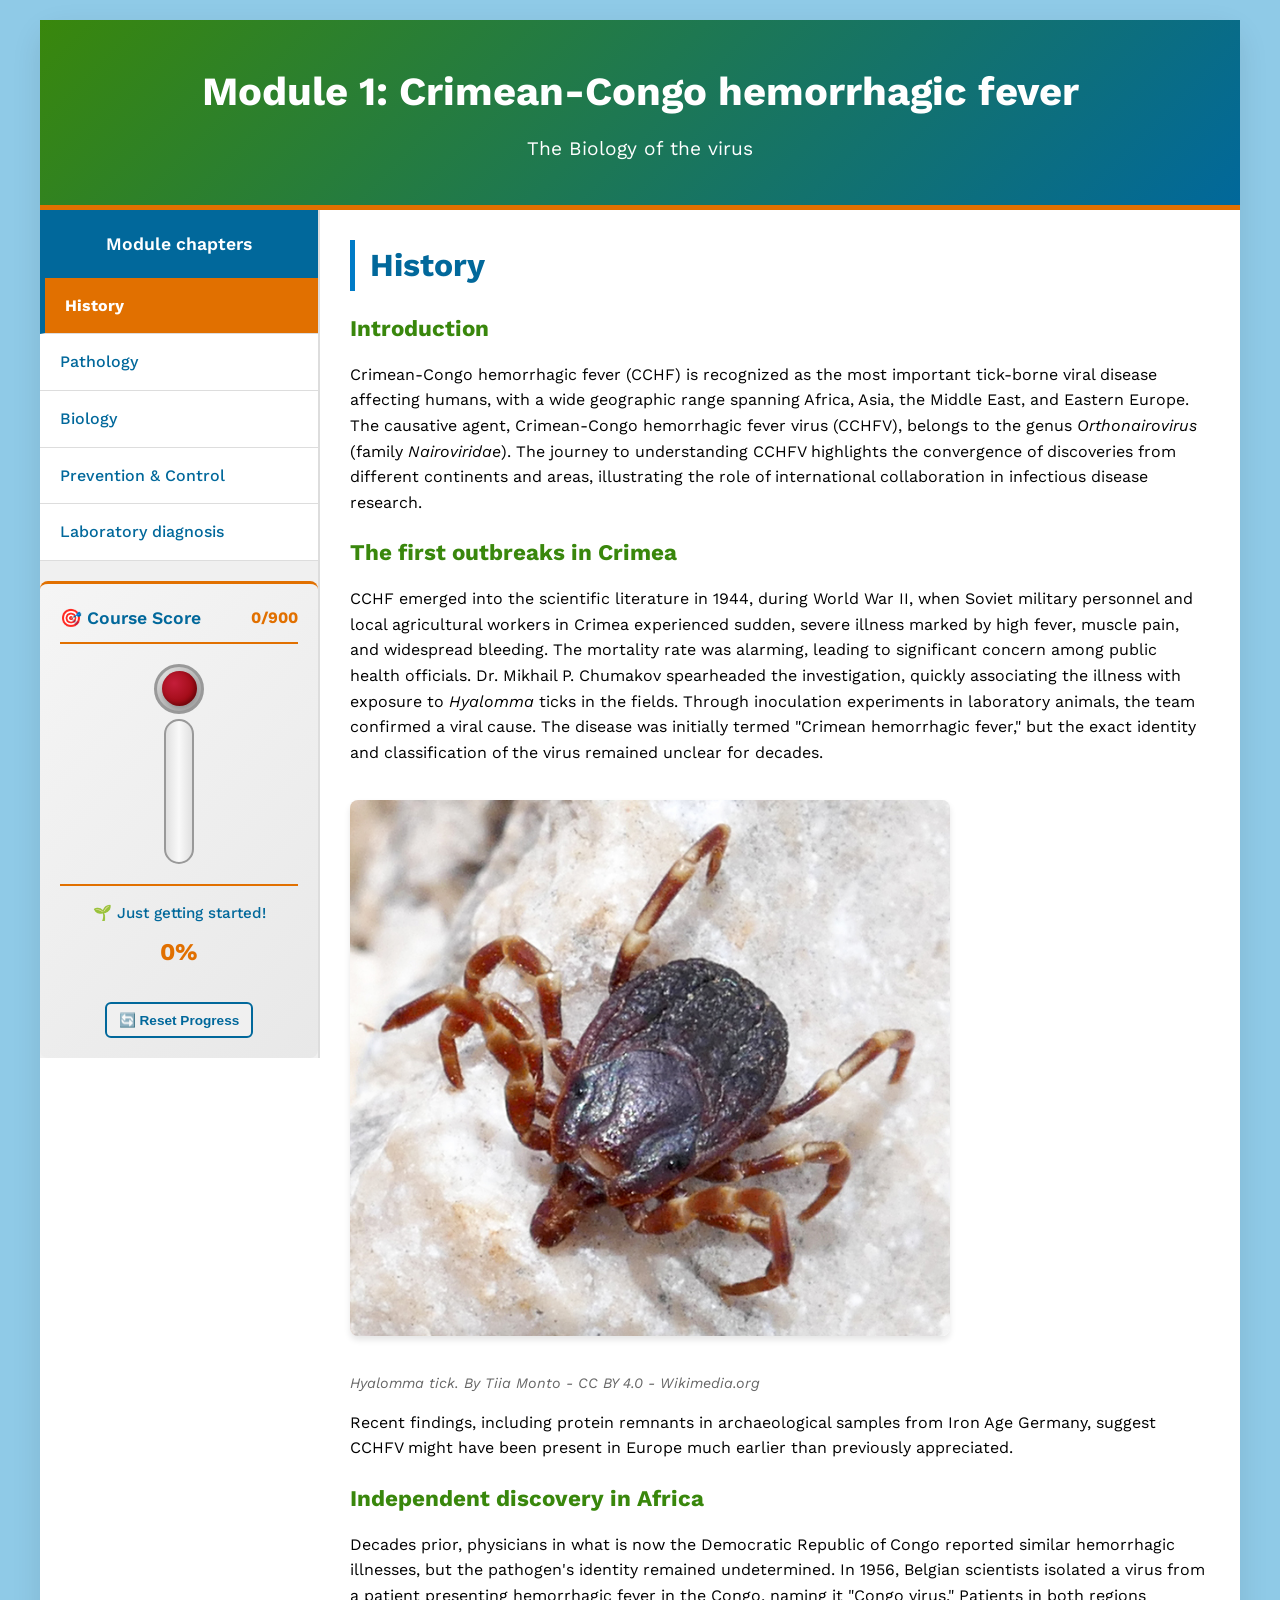
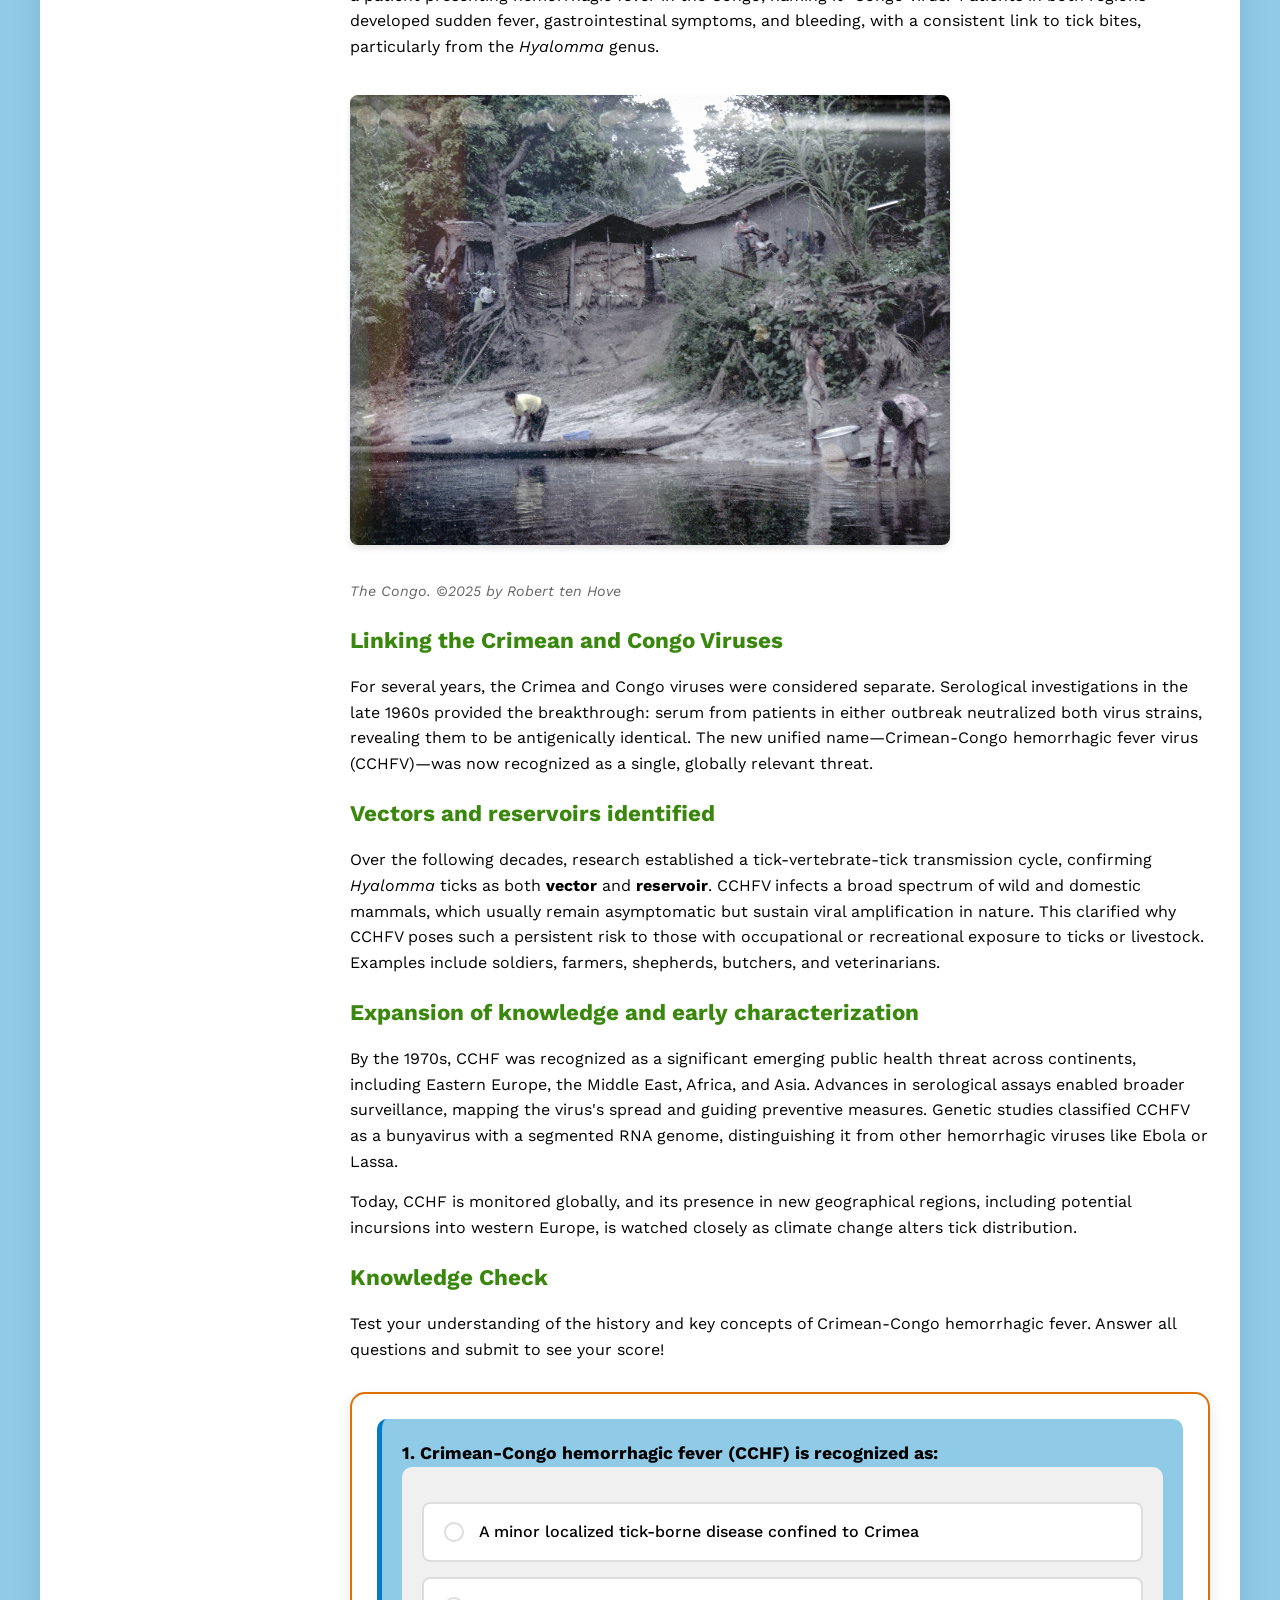
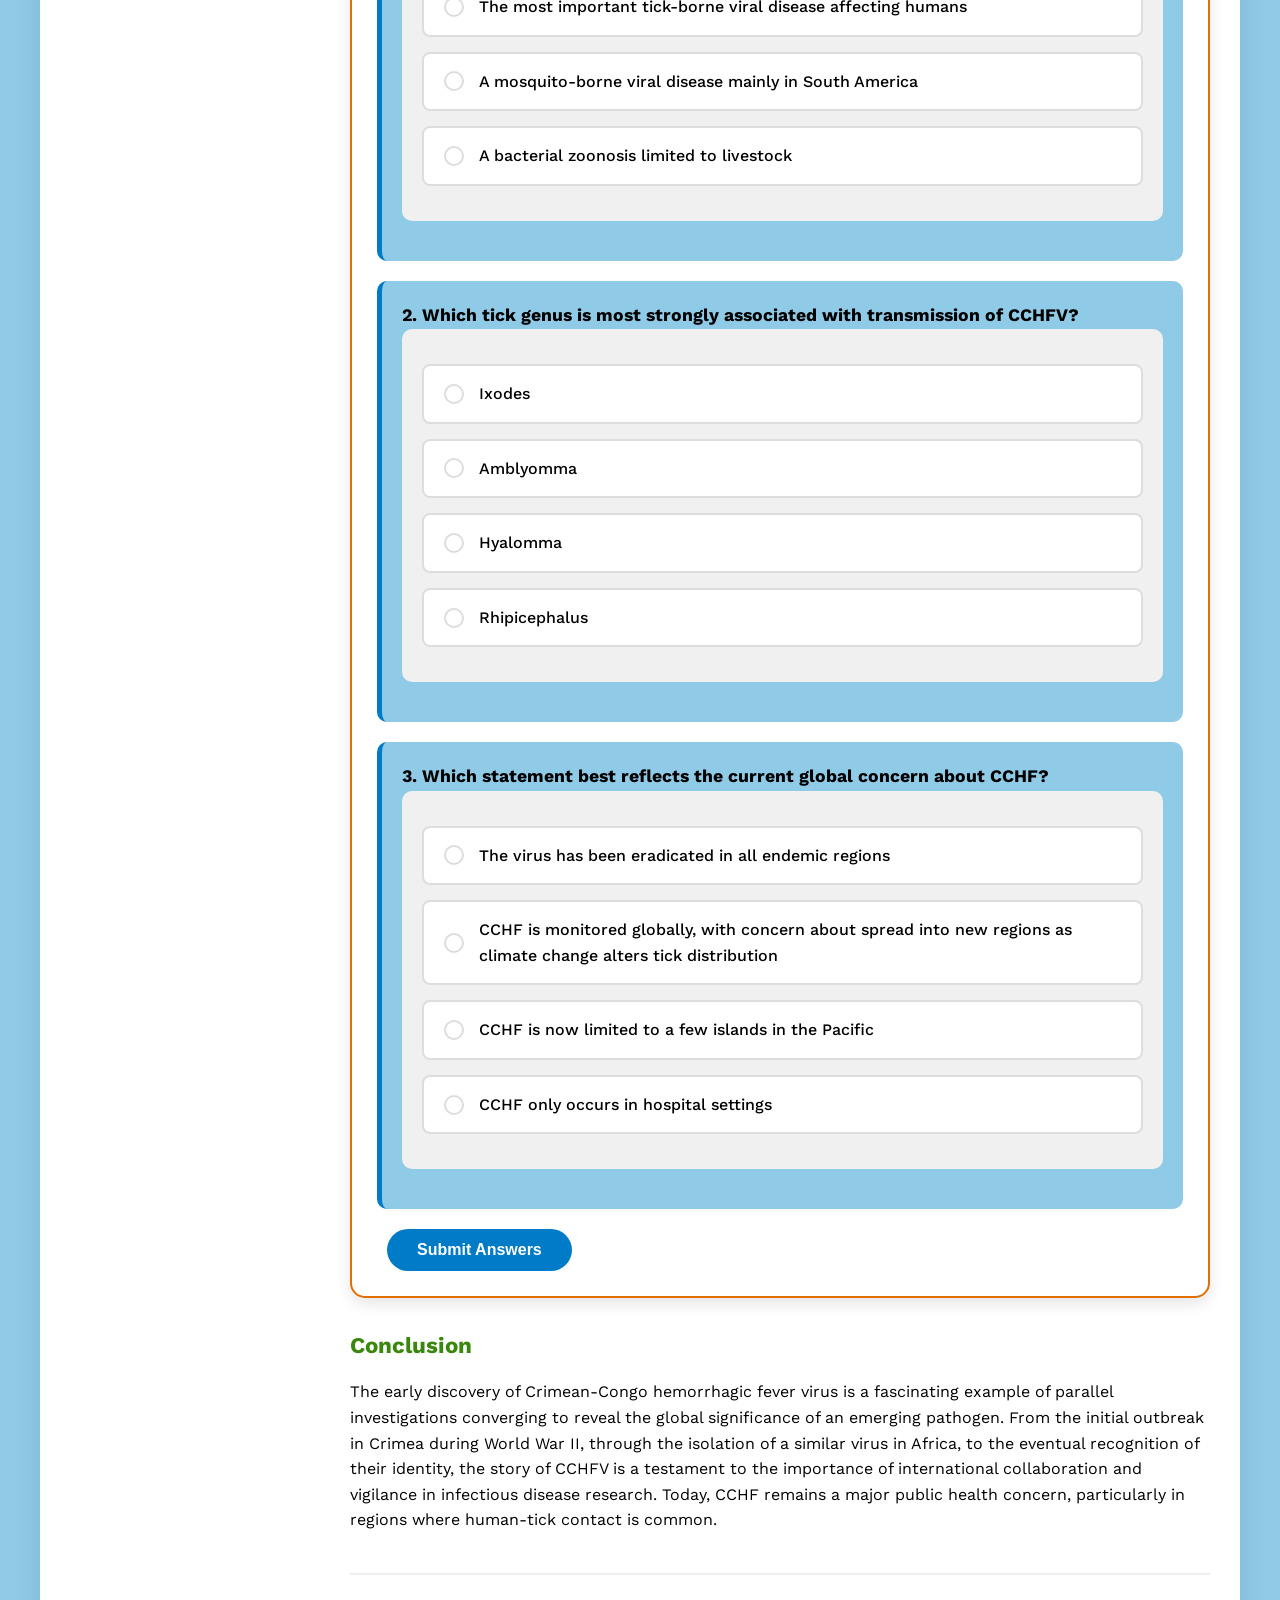
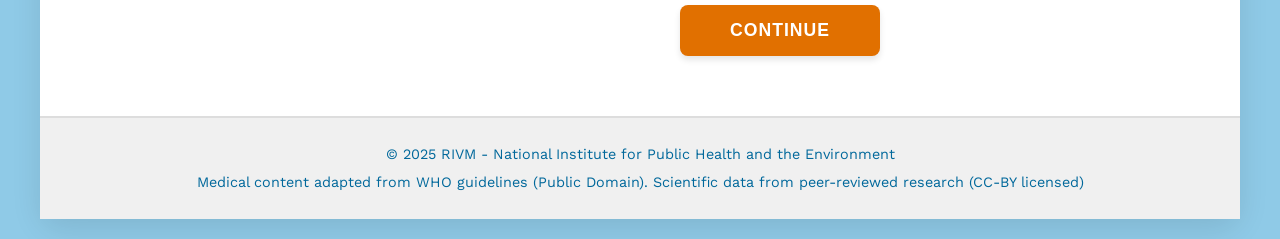
<file: index.html>
<!DOCTYPE html>
<html lang="en">
<head>
    <meta charset="UTF-8">
    <meta name="viewport" content="width=device-width, initial-scale=1.0">
    <title>Module 1: Crimean-Congo hemorrhagic fever</title>
    
    <!-- Fonts -->
    <link rel="preconnect" href="https://fonts.googleapis.com">
    <link rel="preconnect" href="https://fonts.gstatic.com" crossorigin>
    <link href="https://fonts.googleapis.com/css2?family=Work+Sans:wght@300;400;500;600;700&display=swap" rel="stylesheet">
    
    <!-- Stylesheets -->
    <link rel="stylesheet" href="style.css">
    
    <!-- IMPORTANT: Load enhanced SCORM wrapper FIRST, before any other scripts -->
    <script src="scorm-wrapper.js"></script>
    
    <style>
        /* Override sidebar and content area scrolling to scroll together */
        .main-layout {
            display: flex;
            flex: 1;
            min-height: auto; /* Changed from 600px to auto */
        }

        .sidebar {
            width: 280px;
            background-color: var(--rh-light-gray);
            border-right: 2px solid #ddd;
            padding: 0;
            overflow-y: visible; /* Changed from auto to visible */
            position: sticky;
            top: 0;
            height: fit-content;
        }

        .content-area {
            flex: 1;
            padding: 30px;
            overflow-y: visible; /* Changed from auto to visible */
            background-color: var(--rh-white);
        }

        /* Make sure the course container allows natural scrolling */
        .course-container {
            background-color: var(--rh-white);
            border-radius: 20px;
            box-shadow: 0 10px 30px rgba(0, 0, 0, 0.1);
            max-width: 1200px;
            width: 100%;
            overflow: visible; /* Changed from hidden to visible */
            display: flex;
            flex-direction: column;
        }

        /* Ensure body allows natural scrolling */
        body {
            font-family: 'Work Sans', sans-serif;
            background-color: var(--rh-light-blue);
            color: var(--rh-black);
            line-height: 1.6;
            padding: 20px;
            display: flex;
            justify-content: center;
            min-height: 100vh; /* Ensure full viewport height */
        }

        /* SCORM Status Indicator */
        .scorm-status {
            position: fixed;
            top: 10px;
            right: 10px;
            background: rgba(0,0,0,0.8);
            color: white;
            padding: 8px 12px;
            border-radius: 20px;
            font-size: 0.8em;
            z-index: 10000;
            display: none;
        }

        .scorm-status.connected {
            background: rgba(57, 135, 12, 0.9);
            display: block;
        }

        .scorm-status.error {
            background: rgba(231, 76, 60, 0.9);
            display: block;
        }

        /* Mobile responsive adjustments */
        @media (max-width: 768px) {
            .main-layout {
                flex-direction: column;
            }
            
            .sidebar {
                width: 100%;
                order: 2;
                max-height: none; /* Remove height restriction */
                border-right: none;
                border-top: 2px solid #ddd;
                position: static; /* Remove sticky on mobile */
            }
            
            .content-area {
                order: 1;
                padding: 20px;
            }

            .scorm-status {
                position: relative;
                top: auto;
                right: auto;
                margin: 10px;
            }
        }

        /* Organ-specific pathology diagram styles */
        .organ-diagram-wrapper {
            position: relative;
            margin: 20px 0;
        }

        .organ-diagram-container {
            position: relative;
            display: inline-block;
            width: 100%;
        }

        .organ-base-image {
            width: 100%;
            height: auto;
            display: block;
            border-radius: 8px;
            box-shadow: 0 4px 6px rgba(0,0,0,0.1);
        }

        .organ-point {
            position: absolute;
            width: 30px;
            height: 30px;
            background: rgba(57, 135, 12, 0.8);
            border: 3px solid white;
            border-radius: 50%;
            display: flex;
            align-items: center;
            justify-content: center;
            cursor: pointer;
            transition: transform 0.3s, box-shadow 0.3s;
            z-index: 10;
            box-shadow: 0 2px 8px rgba(0,0,0,0.3);
            transform: translate(-50%, -50%);
        }

        .organ-point:hover {
            transform: translate(-50%, -50%) scale(1.2);
            box-shadow: 0 4px 12px rgba(0,0,0,0.4);
        }

        .point-indicator {
            width: 12px;
            height: 12px;
            background: white;
            border-radius: 50%;
            animation: pulse 2s infinite;
        }

        @keyframes pulse {
            0%, 100% {
                opacity: 1;
            }
            50% {
                opacity: 0.5;
            }
        }

        .organ-info-panels {
            display: none; /* Hidden - not used in tooltip version */
        }

        .organ-info {
            display: none;
            position: absolute;
            background: white;
            border: 2px solid var(--rh-green);
            border-radius: 10px;
            padding: 20px 40px 20px 20px;
            box-shadow: 0 8px 24px rgba(0,0,0,0.2);
            z-index: 1000;
            min-width: 280px;
            max-width: 400px;
            animation: fadeIn 0.3s ease;
        }

        .organ-info.visible {
            display: block;
        }

        @keyframes fadeIn {
            from {
                opacity: 0;
                transform: translateY(-10px);
            }
            to {
                opacity: 1;
                transform: translateY(0);
            }
        }

        .organ-info-header {
            font-weight: 600;
            font-size: 1.2em;
            margin-bottom: 10px;
            color: var(--rh-green);
        }

        .organ-info-content {
            font-size: 0.95em;
            color: #555;
            line-height: 1.6;
        }

        .close-info {
            background: var(--rh-green);
            border: none;
            font-size: 1.2em;
            color: white;
            cursor: pointer;
            position: absolute;
            top: 10px;
            right: 10px;
            width: 25px;
            height: 25px;
            border-radius: 50%;
            display: flex;
            align-items: center;
            justify-content: center;
            line-height: 1;
            transition: background-color 0.3s;
            padding: 0;
        }

        .close-info:hover {
            background-color: var(--rh-orange);
        }

        /* Responsive adjustments for tooltips */
        @media (max-width: 768px) {
            .organ-info {
                position: fixed;
                top: 50%;
                left: 50%;
                transform: translate(-50%, -50%);
                max-width: 90%;
                z-index: 10000;
            }
            
            .organ-info.visible::before {
                content: '';
                position: fixed;
                top: 0;
                left: 0;
                right: 0;
                bottom: 0;
                background: rgba(0,0,0,0.5);
                z-index: -1;
            }
        }

        /* Ensure proper list styling in content area only */
        .content-area ol {
            list-style-type: decimal;
            padding-left: 40px;
            margin: 15px 0;
        }

        .content-area ol li {
            list-style: none;
            margin-bottom: 10px;
            counter-increment: list-counter;
        }

        .content-area ol {
            counter-reset: list-counter;
        }

        .content-area ol li::before {
            content: counter(list-counter) ". ";
            font-weight: 600;
            margin-right: 8px;
        }

        .content-area ul {
            list-style-type: disc;
            padding-left: 40px;
            margin: 15px 0;
        }

        .content-area ul li {
            list-style: none;
            margin-bottom: 8px;
            position: relative;
        }

        .content-area ul li::before {
            content: "•";
            position: absolute;
            left: -20px;
            font-weight: bold;
        }

        /* Override any styles from external stylesheet for chapter list */
        .chapter-list,
        .chapter-list li {
            list-style: none !important;
        }

        /* Ensure intermezzo box lists have proper styling */
        .intermezzo-box ul li {
            list-style: none;
            position: relative;
            padding-left: 0;
        }

        .intermezzo-box ul li::before {
            content: "•";
            position: absolute;
            left: -20px;
            font-weight: bold;
        }

        /* Lab stage button styling */
        .lab-stage-btn {
            background: linear-gradient(135deg, #2c7a8f 0%, #1a5d6f 100%);
            color: #ffffff;
            text-shadow: 0 1px 2px rgba(0, 0, 0, 0.3);
            box-shadow: 0 4px 6px rgba(0, 0, 0, 0.1);
            transform: translateY(0);
        }

        .lab-stage-btn:hover {
            background: linear-gradient(135deg, #1a5d6f 0%, #2c7a8f 100%);
            color: #ffffff;
            box-shadow: 0 6px 12px rgba(0, 0, 0, 0.2);
            transform: translateY(-2px);
        }

        .lab-stage-btn:active {
            transform: translateY(0);
            box-shadow: 0 2px 4px rgba(0, 0, 0, 0.1);
        }

        .lab-stage-btn.correct {
            background: linear-gradient(135deg, #28a745 0%, #218838 100%) !important;
            color: #ffffff !important;
            border: 2px solid #1e7e34 !important;
        }

        .lab-stage-btn.incorrect {
            background: linear-gradient(135deg, #dc3545 0%, #c82333 100%) !important;
            color: #ffffff !important;
            border: 2px solid #bd2130 !important;
        }

        .lab-stage-btn.correct:hover,
        .lab-stage-btn.incorrect:hover {
            transform: translateY(0);
        }
    </style>
</head>


<body>
    <!-- SCORM Status Indicator -->
    <div class="scorm-status" id="scormStatus">
        <span id="scormStatusText">🔗 SCORM: Connecting...</span>
    </div>

    <div class="course-container">
        <!-- Header -->
        <header class="header">
            <h1>Module 1: Crimean-Congo hemorrhagic fever</h1>
            <p>The Biology of the virus</p>
        </header>

        <!-- Main Layout with Sidebar and Content -->
        <div class="main-layout">
            <!-- Left Sidebar Navigation -->
            <nav class="sidebar">
                <div class="sidebar-header">Module chapters</div>
                <ul class="chapter-list">
                    <li class="chapter-item active" data-tab="history">History</li>
                    <li class="chapter-item" data-tab="pathology">Pathology</li>
                    <li class="chapter-item" data-tab="biology">Biology</li>
                    <li class="chapter-item" data-tab="prevention-control">Prevention & Control</li>
                    <li class="chapter-item" data-tab="laboratory-diagnosis">Laboratory diagnosis</li>
                
                </ul>
<!-- Score Thermometer -->
<div class="score-thermometer">
    <div class="thermometer-header">
        <span class="thermometer-title">🎯 Course Score</span>
        <div class="thermometer-temp">
            <span class="current-score">0</span>/<span class="max-score">900</span>
        </div>
    </div>
    
    <div class="thermometer-container">
        <div class="thermometer">
            <div class="thermometer-bulb">
                <div class="mercury-bulb" id="mercuryBulb"></div>
            </div>
            <div class="thermometer-tube">
                <div class="mercury-fill" id="mercuryFill"></div>
                <div class="thermometer-marks">
                    <div class="mark" data-temp="100%">900</div>
                    <div class="mark" data-temp="75%">675</div>
                    <div class="mark" data-temp="50%">450</div>
                    <div class="mark" data-temp="25%">225</div>
                    <div class="mark" data-temp="0%">0</div>
                </div>
            </div>
        </div>
    </div>
    
    <div class="thermometer-status">
        <div class="status-message" id="statusMessage">🌱 Just getting started!</div>
        <div class="percentage-display" id="percentageDisplay">0%</div>
    </div>
    <!-- Add this right after the closing </div> of the .score-thermometer section -->
<div class="score-reset-section">
    <button class="reset-score-btn" id="resetScoreBtn" title="Reset all progress and scores to zero">
        🔄 Reset Progress
    </button>
</div>
</div>
            </nav>
            

            <!-- Main Content Area -->
            <main class="content-area">
                <!-- History Section -->
                <div id="history" class="content-section active">
                    <h2>History</h2>
                    
                    <h3>Introduction</h3>
                    <p>Crimean-Congo hemorrhagic fever (CCHF) is recognized as the most important tick-borne viral disease affecting humans, with a wide geographic range spanning Africa, Asia, the Middle East, and Eastern Europe. The causative agent, Crimean-Congo hemorrhagic fever virus (CCHFV), belongs to the genus <em>Orthonairovirus</em> (family <em>Nairoviridae</em>). The journey to understanding CCHFV highlights the convergence of discoveries from different continents and areas, illustrating the role of international collaboration in infectious disease research.</p>

                    <h3>The first outbreaks in Crimea</h3>
                    <p>CCHF emerged into the scientific literature in 1944, during World War II, when Soviet military personnel and local agricultural workers in Crimea experienced sudden, severe illness marked by high fever, muscle pain, and widespread bleeding. The mortality rate was alarming, leading to significant concern among public health officials. Dr. Mikhail P. Chumakov spearheaded the investigation, quickly associating the illness with exposure to <em>Hyalomma</em> ticks in the fields. Through inoculation experiments in laboratory animals, the team confirmed a viral cause. The disease was initially termed "Crimean hemorrhagic fever," but the exact identity and classification of the virus remained unclear for decades.</p>
                    
                    <div class="image-container">
                        <img src="images/pic_1_Hyalomma.jpg" alt="Hyalomma tick" style="max-width: 600px; width: 100%; height: auto; border-radius: 8px; box-shadow: 0 4px 6px rgba(0,0,0,0.1);">
                        <p class="image-caption" style="font-style: italic; color: #666; margin-top: 8px; font-size: 0.9em;">Hyalomma tick. By Tiia Monto - CC BY 4.0 - Wikimedia.org</p>
                    </div>
                    
                    <p>Recent findings, including protein remnants in archaeological samples from Iron Age Germany, suggest CCHFV might have been present in Europe much earlier than previously appreciated.</p>

                    <h3>Independent discovery in Africa</h3>
                    <p>Decades prior, physicians in what is now the Democratic Republic of Congo reported similar hemorrhagic illnesses, but the pathogen's identity remained undetermined. In 1956, Belgian scientists isolated a virus from a patient presenting hemorrhagic fever in the Congo, naming it "Congo virus." Patients in both regions developed sudden fever, gastrointestinal symptoms, and bleeding, with a consistent link to tick bites, particularly from the <em>Hyalomma</em> genus.</p>

                    <div class="image-container">
                        <img src="images/pic_2_congo.jpg" alt="The Congo" style="max-width: 600px; width: 100%; height: auto; border-radius: 8px; box-shadow: 0 4px 6px rgba(0,0,0,0.1);">
                        <p class="image-caption" style="font-style: italic; color: #666; margin-top: 8px; font-size: 0.9em;">The Congo. ©2025 by Robert ten Hove</p>
                    </div>

                    <h3>Linking the Crimean and Congo Viruses</h3>
                    <p>For several years, the Crimea and Congo viruses were considered separate. Serological investigations in the late 1960s provided the breakthrough: serum from patients in either outbreak neutralized both virus strains, revealing them to be antigenically identical. The new unified name—Crimean-Congo hemorrhagic fever virus (CCHFV)—was now recognized as a single, globally relevant threat.</p>

                    <h3>Vectors and reservoirs identified</h3>
                    <p>Over the following decades, research established a tick-vertebrate-tick transmission cycle, confirming <em>Hyalomma</em> ticks as both <strong>vector</strong> and <strong>reservoir</strong>. CCHFV infects a broad spectrum of wild and domestic mammals, which usually remain asymptomatic but sustain viral amplification in nature. This clarified why CCHFV poses such a persistent risk to those with occupational or recreational exposure to ticks or livestock. Examples include soldiers, farmers, shepherds, butchers, and veterinarians.</p>

                    <h3>Expansion of knowledge and early characterization</h3>
                    <p>By the 1970s, CCHF was recognized as a significant emerging public health threat across continents, including Eastern Europe, the Middle East, Africa, and Asia. Advances in serological assays enabled broader surveillance, mapping the virus's spread and guiding preventive measures. Genetic studies classified CCHFV as a bunyavirus with a segmented RNA genome, distinguishing it from other hemorrhagic viruses like Ebola or Lassa.</p>
                    
                    <p>Today, CCHF is monitored globally, and its presence in new geographical regions, including potential incursions into western Europe, is watched closely as climate change alters tick distribution.</p>

                    <h3>Knowledge Check</h3>
                    <p>Test your understanding of the history and key concepts of Crimean-Congo hemorrhagic fever. Answer all questions and submit to see your score!</p>

                    <div class="quiz-section">
                        <form id="historyQuizForm">
                            <!-- Quiz questions will be dynamically inserted here -->
                            <div id="historyQuizQuestions"></div>
                            
                            <button type="submit" id="submitHistoryQuiz" class="submit-btn">Submit Answers</button>
                            <button type="button" id="retryHistoryQuiz" class="submit-btn" style="display: none;">Try Again</button>
                        </form>

                        <div id="historyQuizFeedback" class="quiz-feedback" style="display: none;"></div>
                    </div>

                    <h3>Conclusion</h3>
                    <p>The early discovery of Crimean-Congo hemorrhagic fever virus is a fascinating example of parallel investigations converging to reveal the global significance of an emerging pathogen. From the initial outbreak in Crimea during World War II, through the isolation of a similar virus in Africa, to the eventual recognition of their identity, the story of CCHFV is a testament to the importance of international collaboration and vigilance in infectious disease research. Today, CCHF remains a major public health concern, particularly in regions where human-tick contact is common.</p>
                    
                    <div class="continue-section">
                        <button class="continue-btn" data-next="pathology">CONTINUE</button>
                    </div>
                </div>

                <!-- Pathology Section -->
                <div id="pathology" class="content-section">
                    <h2>Pathology</h2>
                    
                    <h3>Introduction</h3>
                    <p>Crimean-Congo Hemorrhagic Fever (CCHF) is endemic in Africa, the Middle East, parts of Europe, and Asia, where sporadic outbreaks are marked by high fatality rates that can approach 40% among hospitalized patients. The virus remains a concern not only due to its potential to cause nosocomial outbreaks but also because of the historical classification as a select (formerly BSL-4) agent, underscoring its notoriety for laboratory and bioterror threat. With advances in biosafety protocols, the terminology of biosafety levels has evolved, but the stringent handling requirements remain unchanged.</p>

                    <h3>Incubation Period and Early Pathogenesis</h3>
                    <p>Upon entering the body, CCHFV targets cells such as endothelial cells lining blood vessels, hepatocytes in the liver, mononuclear phagocytes, and various other parenchymal cells. This extensive cellular tropism is responsible for the virus's rapid dissemination and the involvement of multiple organ systems. After entry to a human, CCHFV targets endothelial cells, hepatocytes, mononuclear phagocytes, and other cell types, leading to widespread dissemination and multi-organ involvement.</p>
                    
                    <p>The incubation period for CCHF depends on the route of exposure, typically lasting one to three days after a tick bite, with a maximum of nine days. When the exposure is through direct contact with infectious animal or human tissue, the incubation can be a bit longer, up to thirteen days. Initially, the virus replicates locally, before entering the bloodstream resulting in primary viremia. This leads to systemic dissemination to organs such as the liver, spleen, and lymph nodes.</p>

                    <h3>Viral Tropism and Cellular Targets</h3>
                    <p>CCHFV demonstrates broad cellular tropism, infecting cells that are central to both immune response and organ function. Infection of <strong>endothelial cells</strong> undermines the vascular barrier, increasing permeability and paving the way for hemorrhagic manifestations. <strong>Monocytes, macrophages, and dendritic cells</strong>, crucial for orchestrating immune defense, become dysfunctional, leading to immune dysregulation. <strong>Hepatic infection</strong> results in liver injury, while <strong>renal and gastrointestinal tissues</strong> may also be affected.</p>

                    <h3>Clinical Stages</h3>
                    <p>CCHF in humans follows a characteristic trajectory, defined by four clinical stages. Use the navigation buttons to explore each phase.</p>
                    
                    <!-- Interactive Clinical Stages -->
                    <div class="timeline-container">
                        <!-- Detail panels for each stage -->
                        <div id="stage-1" class="stage-detail active">
                            <h4>Incubation Phase</h4>
                            <img src="images/pic_5_infection_CCHFV.png" alt="CCHF Infection Phase" style="max-width: 600px; width: 100%; height: 350px; object-fit: contain; border-radius: 8px; box-shadow: 0 4px 6px rgba(0,0,0,0.1); margin: 20px 0;">
                            <ul>
                                <li>Asymptomatic period following exposure to the virus</li>
                                <li>Duration varies but typically lasts 1-3 days after tick bite</li>
                                <li>No clinical signs of infection during this phase</li>
                                <li>Virus replicates silently in infected cells</li>
                            </ul>
                        </div>
                        
                        <div id="stage-2" class="stage-detail">
                            <h4>Pre-hemorrhagic (Prodromal) Phase</h4>
                            <img src="images/pic_6_prehemmo.png" alt="Pre-hemorrhagic Phase" style="max-width: 600px; width: 100%; height: 350px; object-fit: contain; border-radius: 8px; box-shadow: 0 4px 6px rgba(0,0,0,0.1); margin: 20px 0;">
                            <ul>
                                <li>Abrupt onset of symptoms such as high fever (often above 39°C)</li>
                                <li>Severe muscle aches, particularly in the back and legs</li>
                                <li>Intense headaches and signs of gastrointestinal disturbance</li>
                                <li>Mood changes, irritability, confusion, and sore throat may be present</li>
                                <li>Non-specific symptoms often complicate early diagnosis unless recent risky exposure is recognized</li>
                            </ul>
                        </div>
                        
                        <div id="stage-3" class="stage-detail">
                            <h4>Hemorrhagic Phase</h4>
                            <img src="images/pic_7_haemorrhagic.png" alt="Hemorrhagic Phase" style="max-width: 600px; width: 100%; height: 350px; object-fit: contain; border-radius: 8px; box-shadow: 0 4px 6px rgba(0,0,0,0.1); margin: 20px 0;">
                            <ul>
                                <li>Defined by diffuse bleeding—visible as petechial rash and larger bruises</li>
                                <li>Frank bleeding from mucosal surfaces (gums, nose, gastrointestinal tract)</li>
                                <li>Blood may be found in vomitus, stool, urine, or from sites of venipuncture</li>
                                <li>Disseminated intravascular coagulation (DIC) develops</li>
                                <li>Multiorgan dysfunction and shock can rapidly ensue</li>
                                <li>Critical phase with high mortality risk</li>
                            </ul>
                        </div>
                        
                        <div id="stage-4" class="stage-detail">
                            <h4>Convalescent Phase</h4>
                            <img src="images/pic_8_convalescence.png" alt="Convalescent Phase" style="max-width: 600px; width: 100%; height: 350px; object-fit: contain; border-radius: 8px; box-shadow: 0 4px 6px rgba(0,0,0,0.1); margin: 20px 0;">
                            <ul>
                                <li>Recovery phase that begins if the patient survives the hemorrhagic phase</li>
                                <li>Can last up to one year or longer</li>
                                <li>Marked by prolonged weakness and fatigue</li>
                                <li>Hair loss (alopecia) is commonly observed</li>
                                <li>Persistent neurological symptoms may occur (memory problems, hearing loss)</li>
                                <li>Psychiatric symptoms such as depression or anxiety may persist</li>
                            </ul>
                        </div>
                        
                        <!-- Navigation buttons -->
                        <div class="timeline-nav">
                            <button id="prev-stage" class="nav-btn" disabled>← Previous</button>
                            <button id="next-stage" class="nav-btn">Next →</button>
                        </div>
                    </div>

                    <h3>Pathophysiological Mechanisms</h3>
                    <p>The virus has the ability to devastate the vascular system. Endothelial cells are directly infected and damaged, breaking down the vascular barrier and causing leakage of fluids and cells into tissues. Simultaneously, a cytokine storm is unleashed overwhelming the immune activation with a massive wave of pro-inflammatory cytokines. This intensifies vascular damage, encourages apoptosis, and activates clotting pathways that get rapidly depleted, manifesting as coagulopathy and widespread hemorrhage.</p>
                    
                    <p>Animal studies reveal a strong correlation between genetic background, the degree of viral replication, and organ damage in the liver and spleen, highlighting the importance of host genetic factors in determining disease outcome.</p>

                    <h3>Organ-Specific Pathology</h3>
                    <p>The virus affects multiple organs, leading to a range of pathological changes. Use the hotspot image to explore the organ-specific pathology associated with CCHF.</p>
                    
                    <!-- Interactive Hotspot Image -->
                    <div class="organ-diagram-wrapper">
    <div class="organ-diagram-container">
        <img src="images/pic_9_organs.jpg" alt="Human organs affected by CCHF" class="organ-base-image">
        <button class="organ-point" data-organ="liver" style="left: 300px; top: 450px;" aria-label="View liver pathology">
            <span class="point-indicator"></span>
        </button>
        <button class="organ-point" data-organ="kidney" style="left: 480px; top: 540px;" aria-label="View kidney pathology">
            <span class="point-indicator"></span>
        </button>
        <button class="organ-point" data-organ="spleen" style="left: 480px; top: 340px;" aria-label="View spleen pathology">
            <span class="point-indicator"></span>
        </button>
        
        <!-- Tooltips inside container for absolute positioning -->
        <div class="organ-info" id="info-liver" data-organ="liver">
            <button class="close-info" aria-label="Close">&times;</button>
            <div class="organ-info-header">Liver</div>
            <div class="organ-info-content">
                The liver is a major target organ. Clinical and pathological findings include: Hepatomegaly and liver tenderness, elevation of liver enzymes, histopathology and jaundice.
            </div>
        </div>
        <div class="organ-info" id="info-kidney" data-organ="kidney">
            <button class="close-info" aria-label="Close">&times;</button>
            <div class="organ-info-header">Kidney</div>
            <div class="organ-info-content">
                Acute tubular necrosis and interstitial nephritis may be seen. Hematuria, oliguria or anuria due to hypovolemia, shock, or direct renal injury.
            </div>
        </div>
        <div class="organ-info" id="info-spleen" data-organ="spleen">
            <button class="close-info" aria-label="Close">&times;</button>
            <div class="organ-info-header">Spleen and Lymphoid Tissue</div>
            <div class="organ-info-content">
                Splenomegaly.
            </div>
        </div>
    </div>
</div>

                    <h3>Long-Term Sequelae</h3>
                    <p>For those who recover, convalescence can be lengthy. Survivors may deal with complications like persistent low blood pressure, irregular heart rhythms, nerve inflammation, breathing problems, dryness of the mouth, sensory deficits, hair loss, and varying degrees of memory impairment.</p>

                    <h3>Fatal vs. Non-Fatal Disease</h3>
                    <p>A key determinant of outcome in CCHF is the viral load: fatal cases are typically associated with titers exceeding one billion (10<sup>9</sup>) genome copies per milliliter of plasma, levels that can be over a thousand times higher than in survivors. Laboratory signs up to five days after symptom onset—such as severe thrombocytopenia, extremely elevated liver enzymes, and a marked increase in pro-inflammatory cytokines—strongly predict mortality. Clinical features like vomiting blood, blood in stool, strong drowsiness, and the inability to mount a timely antibody response are also signals of a possible fatal course.</p>

                    <h3>Laboratory Findings</h3>
                    <p>CCHF shares many pathological features with other viral hemorrhagic fevers (VHFs) such as Ebola, Marburg, and Lassa fever. All are characterized by endothelial damage, a dysregulated cytokine and immune response, disruption to the clotting system, and multi-organ injury. The hallmark laboratory finding in CCHF is a profound drop in platelet count (thrombocytopenia), often joined by leukopenia and elevated liver enzymes such as AST and ALT.</p>
                    
                    <p>Key laboratory abnormalities reflecting pathology include:</p>
                    <ul>
                        <li>Thrombocytopenia</li>
                        <li>Leukopenia → leukocytosis in severe cases</li>
                        <li>Elevated liver enzymes (AST, ALT, LDH)</li>
                        <li>Elevated creatinine and urea (renal involvement)</li>
                        <li>Prolonged PT, aPTT, elevated D-dimer, low fibrinogen (DIC)</li>
                        <li>Proteinuria and hematuria</li>
                        <li>High viral load in blood and tissues</li>
                    </ul>
                    
                    <p>CCHF RNA can be detected via RT-PCR, and viral loads typically peak during the first week of illness. Serum and whole blood being considered the gold standard. Viral RNA detection is also possible in peripheral samples such as saliva, urine, nasal, conjunctival, rectal, and vaginal swabs, especially in severe cases.</p>
                    
                    <!-- Knowledge Check -->
                    <h3>Knowledge Check</h3>
                    <div class="quiz-container" id="pathology-quiz">
                        <div class="quiz-question">
                            <p class="question-text"><strong>Which of the following best describes the key determinant of clinical outcome of a patient with CCHF?</strong></p>
                            <div class="quiz-options">
                                <label class="quiz-option">
                                    <input type="radio" name="pathology-q1" value="A">
                                    <span>A. The specific tick species responsible for viral transmission</span>
                                </label>
                                <label class="quiz-option">
                                    <input type="radio" name="pathology-q1" value="B">
                                    <span>B. The intrinsic virulence of the infecting CCHFV strain only</span>
                                </label>
                                <label class="quiz-option">
                                    <input type="radio" name="pathology-q1" value="C">
                                    <span>C. The magnitude and regulation of the patient immune response to infection</span>
                                </label>
                                <label class="quiz-option">
                                    <input type="radio" name="pathology-q1" value="D">
                                    <span>D. The presence of co-infection with other arboviruses</span>
                                </label>
                            </div>
                            <div class="feedback" style="display: none;"></div>
                        </div>

                        <button type="submit" class="submit-btn" onclick="submitPathologyQuiz()">Submit Answers</button>
                        <button type="button" class="submit-btn" onclick="retryPathologyQuiz()" style="display: none;">Try Again</button>

                        <div class="score-display">
                            <h4>Your Score</h4>
                            <div class="score-thermometer">
                                <div class="thermometer-fill" id="pathology-score-fill"></div>
                                <div class="score-text" id="pathology-score-text">0 / 25</div>
                            </div>
                        </div>
                    </div>
                    
                    <div class="continue-section">
                        <button class="continue-btn" data-next="biology">CONTINUE</button>
                    </div>
                </div>

                <!-- Biology Section -->
                <div id="biology" class="content-section">
                    <h2>Biology</h2>

                    <h3>Virology and Transmission</h3>
                    <p>Crimean-Congo hemorrhagic fever virus (CCHFV) is a master of adaptation. As an enveloped, negative-sense single-stranded RNA virus with three genome segments (S, M, L), it employs a clever strategy: different segments separately code for the nucleoprotein, glycoproteins, and RNA-dependent RNA polymerase, allowing for rapid genetic shifts and survival in diverse environments, such as different hosts. The virus relies on <em>Hyalomma</em> ticks as both vectors and reservoirs. Humans typically become infected via tick bites, through crushing ticks, or contact with blood or tissues from infected animals or people. In healthcare, the threat is heightened by documented nosocomial outbreaks, underscoring CCHFV's capability for person-to-person spread if precautions lapse.</p>
                    <h3>Taxonomy and Classification</h3>
                    <p>The genus to where CCHFV belongs to comprises several species, but CCHFV is the most significant human pathogen. The family Nairoviridae contains viruses primarily transmitted by ticks and is distinct from other bunyaviruses transmitted by mosquitoes or rodents.</p>
                  
                    <div style="float: left; margin: 0 20px 15px 0; max-width: 400px;">
                        <img src="images/pic_10_phylotree.png" alt="CCHFV Phylogenetic Tree" style="width: 100%; height: auto; border-radius: 8px; box-shadow: 0 4px 6px rgba(0,0,0,0.1);">
                        <p class="image-caption" style="font-style: italic; color: #666; margin-top: 8px; font-size: 0.9em;">Phylogenetic tree showing genetic diversity of CCHFV strains across different geographical regions.</p>
                    </div>

                    <p>CCHFV is an enveloped negative-sense RNA virus belonging to the Orthonairovirus genus in the Nairoviridae family of the Bunyavirales order. In addition to CCHFV, the Nairoviridae family consists of arthropod-borne viruses such as Nairobi sheep disease virus, Dugbe virus and Hazara virus (HAZV), although these viruses seem to cause little-to-no disease in humans. As in other bunyaviruses, the tri-segmented viral genome is coated with the viral nucleoprotein (NP) and bound by the L protein. The viral proteins are encoded by three genomic segments, and relative to other members of the order that can cause human disease, CCHFV has a more complex genomic organization. On entry, these proteins produce positive-sense viral RNA using the genomic negative-sense viral RNA as a template to initiate viral protein production and replication. The viral glycoproteins Gn and Gc are found on the virion surface and are responsible for receptor binding and viral entry.</p>
                    
                    <div style="clear: both;"></div>

                    
                    <p><strong>Order:</strong> Bunyavirales/Elliovirales<br>
                    <strong>Family:</strong> Nairoviridae<br>
                    <strong>Genus:</strong> Orthonairovirus<br>
                    <strong>Species:</strong> Orthonairovirus haemorrhagiae (Crimean-Congo Hemorrhagic Fever Virus)</p>

                    <h3>Virion Structure and Morphology</h3>
                    <p>CCHFV virions are spherical to pleomorphic, enveloped particles with a diameter of 80–120 nm. The viral envelope is derived from the host cell membrane and is studded with two types of glycoprotein spikes: Gn and Gc.</p>

                    <div class="image-container">
                        <img src="images/pic_3_CCHFVparticle.png" alt="CCHF virus particle" style="max-width: 600px; width: 100%; height: auto; border-radius: 8px; box-shadow: 0 4px 6px rgba(0,0,0,0.1);">
                        <p class="image-caption" style="font-style: italic; color: #666; margin-top: 8px; font-size: 0.9em;">Schematic view of CCHF virus particle.</p>
                    </div>

                    <p>CCHFV particles are generally spherical (80–120 nm in diameter) with a flexible envelope derived from the host cell. Embedded in this envelope are two types of spiky glycoproteins (Gn and Gc), which give the virus both its ability to latch onto new cells and to dodge immune defenses. The interior contains the tripartite genome as ribonucleoprotein complexes, expertly packaged for rapid replication.</p>

                    <h3>Genome Organization</h3>
                    <p>The CCHFV genome is neatly divided into three segments, each segment with a specific job.</p>

                    <div class="image-container">
                        <img src="images/pic_4_CCHFVgenome.png" alt="CCHF virus genome" style="max-width: 600px; width: 100%; height: auto; border-radius: 8px; box-shadow: 0 4px 6px rgba(0,0,0,0.1);">
                        <p class="image-caption" style="font-style: italic; color: #666; margin-top: 8px; font-size: 0.9em;">Schematic view of CCHF virus genome.</p>
                    </div>

                    <p><strong>Small (S) Segment:</strong> Encodes the nucleoprotein (N).</p>
                    <p><strong>Medium (M) Segment:</strong> Encodes the glycoprotein precursor (GPC), which is processed into Gn, Gc, and several nonstructural proteins.</p>
                    <p><strong>Large (L) Segment:</strong> Encodes the RNA-dependent RNA polymerase (L protein).</p>

                    <table style="width: 100%; border-collapse: collapse; margin: 20px 0;">
                        <thead>
                            <tr style="background-color: #f2f2f2;">
                                <th style="border: 1px solid #ddd; padding: 8px; text-align: left;">Segment</th>
                                <th style="border: 1px solid #ddd; padding: 8px; text-align: left;">Size (kb)</th>
                                <th style="border: 1px solid #ddd; padding: 8px; text-align: left;">Key Protein(s)</th>
                                <th style="border: 1px solid #ddd; padding: 8px; text-align: left;">Role</th>
                            </tr>
                        </thead>
                        <tbody>
                            <tr>
                                <td style="border: 1px solid #ddd; padding: 8px;">S</td>
                                <td style="border: 1px solid #ddd; padding: 8px;">~1.7</td>
                                <td style="border: 1px solid #ddd; padding: 8px;">Nucleoprotein (N)</td>
                                <td style="border: 1px solid #ddd; padding: 8px;">RNA encapsidation, replication</td>
                            </tr>
                            <tr>
                                <td style="border: 1px solid #ddd; padding: 8px;">M</td>
                                <td style="border: 1px solid #ddd; padding: 8px;">~5.4</td>
                                <td style="border: 1px solid #ddd; padding: 8px;">Glycoproteins (Gn, Gc)</td>
                                <td style="border: 1px solid #ddd; padding: 8px;">Host entry, immune evasion</td>
                            </tr>
                            <tr></tr>
                                <td style="border: 1px solid #ddd; padding: 8px;">L</td>
                                <td style="border: 1px solid #ddd; padding: 8px;">~12.1</td>
                                <td style="border: 1px solid #ddd; padding: 8px;">Polymerase (L)</td>
                                <td style="border: 1px solid #ddd; padding: 8px;">RNA synthesis</td>
                            </tr>
                        </tbody>
                    </table>

                    <p>Each segment is flanked by conserved noncoding regions, crucial for replication and genome packing.</p>

                    <h3>Replication Cycle</h3>
                    <p>CCHFV replicates entirely within the cytoplasm, following a rapid and efficient cycle:</p>
                    <ol>
                        <li><strong>Entry:</strong> Gn and Gc glycoproteins lock onto receptors on host cells, then the virus enters via clathrin-mediated endocytosis.</li>
                        <li><strong>Fusion & Release:</strong> Acidic conditions in the cell trigger Gc-glycoproteins, merging viral and endosomal membranes and releasing viral complexes into the cytoplasm.</li>
                        <li><strong>Transcription/Translation:</strong> The L polymerase "steals" caps from host mRNA (cap-snatching) for viral mRNA synthesis; proteins are made on host ribosomes.</li>
                        <li><strong>Genome Replication:</strong> Complementary full-length RNA is created to serve as templates for more genomic RNA.</li>
                        <li><strong>Assembly and Release:</strong> Viral proteins and genomes are assembled at the Golgi or plasma membrane; new virus particles exit the cell by budding, armed for further infection.</li>
                    </ol>

                    <h3>Genetic Diversity and Evolution</h3>
                    <p>CCHFV stands out as one of the most variable tick-borne viruses—strains can differ by up to 20% in their genetic code. This diversity results from:</p>
                    <ul>
                        <li><strong>The virus's segmented genome,</strong> promoting exchanges and rearrangements during co-infection by different strains within a host.</li>
                        <li>A <strong>naturally high mutation rate</strong> due to lack of proofreading during replication.</li>
                        <li>The evolution in a <strong>wide geographic range</strong> with circulation in many tick and animal hosts.</li>
                    </ul>
                    <p>Phylogenetic studies show major lineages in Africa, Asia, Eastern Europe, and the Middle East. This diversity of the virus contributes to the emergence of novel strains with unpredictable virulence and epidemiology.</p>

                    <h3>Ecology, Hosts, and Transmission Dynamics</h3>

                    <!-- ADD KNOWLEDGE CHECK SECTION HERE - BEFORE the "Ecology, Hosts..." subsection continues -->
                    <h3>Knowledge Check</h3>
                    <p>Test your understanding of CCHFV biology by matching the images to the correct stages of the viral replication cycle.</p>
                    
                    <!-- Drag & Drop Quiz Container -->
                    <div class="drag-drop-container" id="biologyDragDropContainer">
                        <div class="drag-drop-game">
                            <img src="images/pic_20_cchf_cycle.png" alt="CCHF Replication Cycle" id="cycleBackground" class="cycle-background">
                            
                            <!-- Drop Zones -->
                            <div class="drop-zone" id="dropZone2" data-zone="2"></div>
                            <div class="drop-zone" id="dropZone3" data-zone="3"></div>
                            <div class="drop-zone" id="dropZone4" data-zone="4"></div>
                            <div class="drop-zone" id="dropZone5" data-zone="5"></div>
                            <div class="drop-zone" id="dropZone6" data-zone="6"></div>
                            <div class="drop-zone" id="dropZone7" data-zone="7"></div>
                            
                            <!-- Card Stack (center area) -->
                            <div class="card-stack" id="cardStack"></div>
                        </div>
                        
                        <!-- Controls -->
                        <div class="drag-drop-controls">
                            <button type="submit" id="submitBiologyDragDrop" class="submit-btn" disabled>Submit Answer</button>
                            <button type="button" id="retryBiologyDragDrop" class="submit-btn" style="display: none;">Try Again</button>
                        </div>
                        
                        <!-- Feedback -->
                        <div id="biologyDragDropFeedback" class="quiz-feedback" style="display: none;"></div>
                    </div>

                    <h4>Tick Vectors</h4>
                    <p><em>Hyalomma</em> ticks are both the long-term home and the main vector for CCHFV. They can carry the virus throughout their multi-stage life cycle—larva, nymph, adult—and even transmit it to their offspring. Once infected, ticks remain carriers for life and transmit the virus to animals and sometimes humans.</p>

                    <h4>Vertebrate Hosts</h4>
                    <p>A wide array of animals—cattle, sheep, goats, camels, horses, hares, hedgehogs, rodents—can host CCHFV. Most animals show no symptoms but get short-lived viremia, providing a bridge for ticks to pick up and spread the virus. Some ground-feeding birds may carry infected ticks but generally do not get sick.</p>

                    <h4>Human Infection</h4>
                    <p>Humans are accidental hosts, typically becoming infected by:</p>
                    <ul>
                        <li><strong>Tick bites,</strong> the primary pathway.</li>
                        <li><strong>Contact with blood/tissues.</strong> Farmers, veterinarians, and abattoir workers are at heightened risk when handling livestock, particularly during slaughter or birthing, as the virus can spread through small cuts or abrasions.</li>
                        <li><strong>Nosocomial (hospital-acquired) or household transmission,</strong> via blood or body fluids.</li>
                        <li><strong>Laboratory exposure.</strong> Rare, but laboratory workers can become infected while handling patient samples or cultures if strict biosafety practices are not observed.</li>
                    </ul>
                    <p>Humans, however, generally do not develop high enough viremia to infect new ticks, so human-to-tick transmission is usually insignificant in the spread of the virus.</p>

                    <div class="intermezzo-box" style="background-color: #f0f8ff; border-left: 4px solid #4a90e2; padding: 20px; margin: 25px 0; border-radius: 8px;">
                        <h4 style="color: #4a90e2; margin-top: 0;">📚 Laboratory-Acquired Infections: Historical Cases</h4>
                        <p style="font-style: italic; color: #555; margin-bottom: 15px;">Throughout history, laboratory workers have been at risk of CCHFV infection. Here are some documented cases:</p>
                        <ul style="line-height: 1.8;">
                            <li><strong>Soviet Union (1944–1950s):</strong> The earliest recognized CCHF cases in Crimea included laboratory and medical personnel infected while handling patient samples or working with the virus (Chumakov, 1965).</li>
                            <li><strong>South Africa (1969):</strong> A laboratory worker developed CCHF following a needlestick injury while handling infectious material (Gear et al., 1975).</li>
                            <li><strong>Bulgaria (1974):</strong> A laboratory technician became infected while processing blood from a CCHF patient, likely due to inadequate personal protective equipment (PPE) and handling errors (Kovács et al., 1980).</li>
                            <li><strong>Pakistan (1976):</strong> A fatal LAI occurred after a laboratory accident involving a broken ampoule containing CCHFV (Burney et al., 1980).</li>
                            <li><strong>Iran (2000s):</strong> Multiple laboratory-acquired infections have been reported in recent decades, often linked to improper handling of blood or tissues or accidental exposure during diagnostic procedures (Mardani & Keshtkar-Jahromi, 2007).</li>
                        </ul>
                        <p style="margin-top: 15px; color: #333;"><em>These incidents underscore the critical importance of strict biosafety protocols when working with CCHFV.</em></p>
                    </div>

                    <h4>Geographic Distribution</h4>
                    <p>The virus is endemic in over 30 countries spanning Africa, the Middle East, Eastern Europe, and Asia. Its geographic footprint closely shadows the range of its preferred tick hosts, particularly <em>Hyalomma</em> ticks. This distribution is not random; instead, it is shaped by environmental and human-made factors:</p>
                    <ul>
                        <li><strong>Ecological factors:</strong> Regions with climates that favor dense vegetation and sustain livestock provide ideal habitats for ticks, increasing the risk of CCHFV transmission.</li>
                        <li><strong>Animal trade and migration:</strong> The movement of animals across borders, whether for trade or seasonal migration, can carry infected ticks into new regions.</li>
                        <li><strong>Human activities:</strong> Agricultural practices, animal husbandry, and even simple travel to endemic areas enhance opportunities for people and animals to encounter infected ticks.</li>
                    </ul>
                    <p>Countries such as Turkey, Iran, Russia, Pakistan, Afghanistan, South Africa, and those in the Balkans have reported important outbreaks. These occurrences tend to spike seasonally, usually during periods when tick activity reaches its peak, often coinciding with warmer weather or heightened agricultural activity.</p>

                    <div class="image-container">
                        <img src="images/pic_11_map_CCHF.png" alt="Geographic distribution of CCHF" style="max-width: 100%; height: auto;">
                        <p class="image-caption"><strong>Geographic distribution of Crimean-Congo Haemorrhagic Fever (2022)</strong><br>
                        Data Source: WHO - Viral Haemorrhagic Fevers (VHF) Map Production: J. Bader, EYE Secretariat on 01-09-2022. <a href="https://www.who.int/multi-media/details/geographic-distribution-of-crimean-congo-haemorrhagic-fever" target="_blank">https://www.who.int/multi-media/details/geographic-distribution-of-crimean-congo-haemorrhagic-fever</a></p>
                    </div>

                    <div class="continue-section">
                        <button class="continue-btn" data-next="prevention-control">CONTINUE</button>
                    </div>
                </div>

                <!-- Prevention & Control Section -->
                <div id="prevention-control" class="content-section">
                    <h2>Prevention & Control</h2>
                    
                    <p>Protecting against Crimean-Congo hemorrhagic fever (CCHF) calls for a multi-sector, collaborative defense, including farms, clinics, households, and public health systems. Although no licensed vaccine is currently available for humans and animals, a variety of proactive strategies can sharply reduce the risk of infection and control the spread of the virus.</p>

                    <h3>Personal Protective Measures</h3>
                    
                    <h4>Tick bite prevention</h4>
                    <p>On the front lines, farm workers and rural residents should wear long sleeves, pants, and closed footwear when working in tick-infested fields or with livestock. Simple clothing choices serve as the first line of defense against tick bites.</p>

                    <h4>Workplace safety</h4>
                    <p>In healthcare and slaughterhouse settings, personal protective equipment (PPE) are barriers that limit exposure to infected blood or body fluids and reduce the chances of accidental transmission. Examples of PPE include laboratory gowns, gloves, face shields, and masks.</p>

                    <h4>Training and protocols</h4>
                    <p>Abattoir and healthcare staff should be trained in proper animal handling, safe butchering techniques, and infection prevention protocols to reinforce PPE effectiveness.</p>

                    <div class="image-container">
                        <img src="images/pic_21_Workers.png" alt="Workers in protective gear" style="max-width: 100%; height: auto;">
                    </div>

                    <h3>Controlling Ticks and Livestock</h3>
                    
                    <h4>Vector control</h4>
                    <p>Managing the tick population is critical. This may involve applying acaricides to livestock and in pastures, regular tick checks, and keeping farm animals treated and monitored for infestations.</p>

                    <div class="image-container">
                        <img src="images/pic_22_Horses.png" alt="Horses in quarantine" style="max-width: 100%; height: auto;">
                    </div>

                    <h4>Quarantine and inspection</h4>
                    <p>Animals moving from endemic areas should undergo careful inspection and, if necessary, quarantine.</p>

                    <h4>Animal vaccination development</h4>
                    <p>Despite the promising vaccine trials, there are currently <strong>no licensed CCHFV vaccines</strong> for widespread use in animals. Efforts to vaccinate livestock against CCHFV face a significant challenge: since infected animals rarely show obvious signs of illness, farmers and agricultural businesses often lack an economic reason to invest in vaccination solely to protect human health.</p>

                    <h3>Education and Community Awareness</h3>
                    
                    <h4>Informing at-risk groups</h4>
                    <p>At-risk communities can be taught to avoid risky exposures, recognize symptoms early, and take precautions when working with animals or spending time outdoors. The more people know about tick risks and the importance of early detection, the better they can protect themselves and limit the virus's spread.</p>

                    <div class="continue-section">
                        <button class="continue-btn" data-next="laboratory-diagnosis">CONTINUE</button>
                    </div>
                </div>

                <!-- Laboratory diagnosis Section -->
                <div id="laboratory-diagnosis" class="content-section">
                    <h2>Laboratory Diagnosis</h2>
                    
                    <p>Since initial symptoms—fever, headache, and general malaise—often mimic other diseases like malaria or leptospirosis, laboratory testing is required to distinguish CCHF from other illnesses. This process relies on the coordinated use of both molecular and serological techniques, each selected based on the stage of disease presentation.</p>

                    <h3>Diagnostic Methods: Molecular vs. Serological</h3>

                    <h4>Early Phase (Days 1–7): Detecting the Virus</h4>
                    <p><strong>Reverse Transcriptase-Polymerase Chain Reaction (RT-PCR)</strong> is the frontline tool, providing rapid, sensitive, and specific detection of viral RNA in blood, plasma, serum, urine, or tissue. RT-PCR is most effective in the first five days, before the patient's immune system responds with antibodies.</p>

                    <p><strong>Prognostic insights</strong> can be provided with Quantitative RT-PCR. This allows measurement of viral load, which is closely linked to patient outcome. Higher viral loads (lower Ct values) indicate greater severity and a poorer prognosis.</p>

                    <p>Due to the virus's wide genetic variability, protocols must be validated to detect all known lineages for reliable results.</p>

                    <h4>Later Phase (After Day 5–7): Detecting the Immune Response</h4>
                    <p><strong>Serological Tests (ELISA, IFA)</strong> identify specific IgM and IgG antibodies against the CCHFV. IgM emerges 5–7 days after infection, peaking at 2–3 weeks and fading by month four. IgG appears slightly later and can persist for several years, indicating past exposure. Acute infection is confirmed by IgM detection or a four-fold rise in IgG titers between paired samples. However, in severe or fatal cases, antibody responses may be absent or delayed; molecular tests remain essential for confirmation.</p>

                    <p>Supplementing biomarkers of CCHFV infection are low platelets, white cell counts, elevated liver enzymes, and increased inflammatory cytokines such as IL-6 and TNF-α point to severe disease.</p>

                    <p>For post-mortem studies, <strong>Immunohistochemistry</strong> can be applied on tissue samples to locate viral antigens in cells. Next-Generation Sequencing enables the identification and evolution tracking of CCHFV strains for surveillance of the disease.</p>

                    <div class="image-container">
                        <img src="images/pic_12_course_CCHF.png" alt="CCHF diagnostic course" style="max-width: 100%; height: auto;">
                    </div>

                    <h3>Summary Table: Quick Reference for CCHF Laboratory Diagnosis</h3>

                    <table style="width: 100%; border-collapse: collapse; margin: 20px 0;">
                        <thead>
                            <tr style="background-color: #f2f2f2;">
                                <th style="border: 1px solid #ddd; padding: 8px; text-align: left;">Phase</th>
                                <th style="border: 1px solid #ddd; padding: 8px; text-align: left;">Preferred Method</th>
                                <th style="border: 1px solid #ddd; padding: 8px; text-align: left;">Main Specimens</th>
                                <th style="border: 1px solid #ddd; padding: 8px; text-align: left;">Biosafety Need</th>
                                <th style="border: 1px solid #ddd; padding: 8px; text-align: left;">Notes</th>
                            </tr>
                        </thead>
                        <tbody>
                            <tr>
                                <td style="border: 1px solid #ddd; padding: 8px;">Acute (1–5 days)</td>
                                <td style="border: 1px solid #ddd; padding: 8px;">RT-PCR, Antigen Detection</td>
                                <td style="border: 1px solid #ddd; padding: 8px;">Blood, plasma, urine</td>
                                <td style="border: 1px solid #ddd; padding: 8px;">BSL-2 to BSL-4</td>
                                <td style="border: 1px solid #ddd; padding: 8px;">Detects viral RNA, early antigens</td>
                            </tr>
                            <tr>
                                <td style="border: 1px solid #ddd; padding: 8px;">Convalescent (>5 days)</td>
                                <td style="border: 1px solid #ddd; padding: 8px;">Serology (ELISA, IFA)</td>
                                <td style="border: 1px solid #ddd; padding: 8px;">Serum, plasma</td>
                                <td style="border: 1px solid #ddd; padding: 8px;">BSL-2</td>
                                <td style="border: 1px solid #ddd; padding: 8px;">Detects IgM, IgG antibodies</td>
                            </tr>
                            <tr>
                                <td style="border: 1px solid #ddd; padding: 8px;">Fatal/Pathology cases</td>
                                <td style="border: 1px solid #ddd; padding: 8px;">IHC, NGS</td>
                                <td style="border: 1px solid #ddd; padding: 8px;">Biopsies, tissues</td>
                                <td style="border: 1px solid #ddd; padding: 8px;">BSL-2/BSL-4</td>
                                <td style="border: 1px solid #ddd; padding: 8px;">For confirmation/study</td>
                            </tr>
                        </tbody>
                    </table>

                    <!-- Knowledge Check: Clinical Case -->
                    <h3>Knowledge Check</h3>
                    
                    <div class="lab-diagnosis-quiz-container" style="background-color: #f8f9fa; padding: 25px; border-radius: 10px; margin: 30px 0;">
                        
                        <!-- Case Presentation -->
                        <div style="background-color: white; padding: 20px; border-radius: 8px; margin-bottom: 20px; border-left: 4px solid var(--rh-teal);">
                            <h4 style="margin-top: 0; color: var(--rh-teal);">Clinical Case</h4>
                            
                            <p style="margin-bottom: 15px;"><strong>A doctor sees the following patient:</strong></p>
                            
                            <div style="margin-bottom: 15px;">
                                <p style="margin: 5px 0; font-weight: 600; color: var(--rh-dark-blue);">Anamnesis:</p>
                                <ul style="margin: 5px 0 10px 20px; line-height: 1.8;">
                                    <li>Shepherd with recent contact with livestock</li>
                                    <li>Two days ago abrupt onset of high fever (39–41°C), chills, and a severe headache</li>
                                    <li>The patient experiences intense myalgia (specifically back and limb pain), dizziness, and photophobia</li>
                                </ul>
                            </div>
                            
                            <div>
                                <p style="margin: 5px 0; font-weight: 600; color: var(--rh-dark-blue);">Physical signs:</p>
                                <ul style="margin: 5px 0 10px 20px; line-height: 1.8;">
                                    <li>Facial flushing (hyperaemia)</li>
                                    <li>Reddened throat</li>
                                    <li>Conjunctival hyperemia (red eyes)</li>
                                    <li>No visible signs of haemorrhage (such as petechiae or ecchymosis)</li>
                                </ul>
                            </div>
                        </div>

                        <!-- Question 1: Clinical Stage -->
                        <div style="background-color: white; padding: 20px; border-radius: 8px; margin-bottom: 20px;">
                            <p style="font-weight: 600; margin-bottom: 15px;">The doctor suspects infection with CCHF virus. In which stage is the patient most likely? Click the correct stage.</p>
                            
                            <div class="lab-stage-buttons" style="display: flex; gap: 15px; flex-wrap: wrap;">
                                <button class="lab-stage-btn" data-stage="prehemorrhagic" data-correct="true" 
                                    style="flex: 1; min-width: 200px; padding: 18px 25px; border: none; color: #ffffff;
                                    border-radius: 10px; cursor: pointer; font-size: 1.05em; font-weight: 600; transition: all 0.3s;">
                                    Pre-hemorrhagic stage
                                </button>
                                <button class="lab-stage-btn" data-stage="hemorrhagic" data-correct="false"
                                    style="flex: 1; min-width: 200px; padding: 18px 25px; border: none; color: #ffffff;
                                    border-radius: 10px; cursor: pointer; font-size: 1.05em; font-weight: 600; transition: all 0.3s;">
                                    Hemorrhagic stage
                                </button>
                                <button class="lab-stage-btn" data-stage="convalescence" data-correct="false"
                                    style="flex: 1; min-width: 200px; padding: 18px 25px; border: none; color: #ffffff;
                                    border-radius: 10px; cursor: pointer; font-size: 1.05em; font-weight: 600; transition: all 0.3s;">
                                    Convalescence (recovering)
                                </button>
                            </div>
                        </div>

                        <!-- Question 2: Laboratory Tests -->
                        <div id="lab-tests-section" style="background-color: white; padding: 20px; border-radius: 8px; margin-bottom: 20px; display: none;">
                            <p style="font-weight: 600; margin-bottom: 15px;">A patient's <i>plasma sample</i> is sent to the laboratory. The next morning the results arrive.</p>
                            <p style="margin-bottom: 20px;">What do you expect based on the patient's clinical stage?</p>
                            
                            <table style="width: 100%; border-collapse: collapse;">
                                <thead>
                                    <tr style="background-color: #f2f2f2;">
                                        <th style="border: 1px solid #ddd; padding: 12px; text-align: left; width: 30%;">Laboratory test</th>
                                        <th style="border: 1px solid #ddd; padding: 12px; text-align: left; width: 40%;">Expected result</th>
                                        <th style="border: 1px solid #ddd; padding: 12px; text-align: left; width: 30%;">Rationale</th>
                                    </tr>
                                </thead>
                                <tbody>
                                    <!-- RT-PCR -->
                                    <tr>
                                        <td style="border: 1px solid #ddd; padding: 12px; font-weight: 600;">RT-PCR</td>
                                        <td style="border: 1px solid #ddd; padding: 12px;">
                                            <select class="lab-test-select" data-test="rtpcr" data-correct="positive" 
                                                style="width: 100%; padding: 8px; border: 1px solid #ccc; border-radius: 4px; font-size: 0.95em;">
                                                <option value="">-- Select --</option>
                                                <option value="positive">Positive</option>
                                                <option value="negative">Negative</option>
                                                <option value="inconclusive">Inconclusive</option>
                                            </select>
                                        </td>
                                        <td class="lab-rationale" style="border: 1px solid #ddd; padding: 12px; color: #666; font-style: italic; display: none;">
                                            Viremia peaks in the first week; RT-PCR is the primary diagnostic tool.
                                        </td>
                                    </tr>
                                    <!-- Viral Antigen -->
                                    <tr>
                                        <td style="border: 1px solid #ddd; padding: 12px; font-weight: 600;">Viral Antigen (ELISA)</td>
                                        <td style="border: 1px solid #ddd; padding: 12px;">
                                            <select class="lab-test-select" data-test="antigen" data-correct="positive"
                                                style="width: 100%; padding: 8px; border: 1px solid #ccc; border-radius: 4px; font-size: 0.95em;">
                                                <option value="">-- Select --</option>
                                                <option value="positive">Positive</option>
                                                <option value="negative">Negative</option>
                                                <option value="inconclusive">Inconclusive</option>
                                            </select>
                                        </td>
                                        <td class="lab-rationale" style="border: 1px solid #ddd; padding: 12px; color: #666; font-style: italic; display: none;">
                                            Antigen is most detectable during high viremia in the first 5 days.
                                        </td>
                                    </tr>
                                    <!-- IgM/IgG -->
                                    <tr>
                                        <td style="border: 1px solid #ddd; padding: 12px; font-weight: 600;">CCHFV IgM / IgG</td>
                                        <td style="border: 1px solid #ddd; padding: 12px;">
                                            <select class="lab-test-select" data-test="antibody" data-correct="negative"
                                                style="width: 100%; padding: 8px; border: 1px solid #ccc; border-radius: 4px; font-size: 0.95em;">
                                                <option value="">-- Select --</option>
                                                <option value="positive">Positive</option>
                                                <option value="negative">Negative</option>
                                                <option value="inconclusive">Inconclusive</option>
                                            </select>
                                        </td>
                                        <td class="lab-rationale" style="border: 1px solid #ddd; padding: 12px; color: #666; font-style: italic; display: none;">
                                            Antibodies are generally not detectable until day 4–7 of symptoms.
                                        </td>
                                    </tr>
                                    <!-- Platelet count -->
                                    <tr>
                                        <td style="border: 1px solid #ddd; padding: 12px; font-weight: 600;">Platelet count</td>
                                        <td style="border: 1px solid #ddd; padding: 12px;">
                                            <select class="lab-test-select" data-test="platelet" data-correct="inconclusive"
                                                style="width: 100%; padding: 8px; border: 1px solid #ccc; border-radius: 4px; font-size: 0.95em;">
                                                <option value="">-- Select --</option>
                                                <option value="high">High</option>
                                                <option value="low">Low</option>
                                                <option value="inconclusive">Inconclusive</option>
                                            </select>
                                        </td>
                                        <td class="lab-rationale" style="border: 1px solid #ddd; padding: 12px; color: #666; font-style: italic; display: none;">
                                            Declining platelets are observable even in the pre-haemorrhagic phase, BUT cannot be analysed from SERUM.
                                        </td>
                                    </tr>
                                    <!-- Liver enzymes -->
                                    <tr>
                                        <td style="border: 1px solid #ddd; padding: 12px; font-weight: 600;">Liver enzymes (AST / ALT)</td>
                                        <td style="border: 1px solid #ddd; padding: 12px;">
                                            <select class="lab-test-select" data-test="liver" data-correct="elevated"
                                                style="width: 100%; padding: 8px; border: 1px solid #ccc; border-radius: 4px; font-size: 0.95em;">
                                                <option value="">-- Select --</option>
                                                <option value="elevated">Elevated</option>
                                                <option value="decreased">Decreased</option>
                                                <option value="inconclusive">Inconclusive</option>
                                            </select>
                                        </td>
                                        <td class="lab-rationale" style="border: 1px solid #ddd; padding: 12px; color: #666; font-style: italic; display: none;">
                                            AST and ALT levels rise early due to hepatic involvement.
                                        </td>
                                    </tr>
                                </tbody>
                            </table>
                            
                            <div style="margin-top: 20px; text-align: center;">
                                <button id="lab-submit-btn" 
                                    style="padding: 18px 50px; background: linear-gradient(135deg, #2c7a8f 0%, #1a5d6f 100%); 
                                    color: #ffffff; border: 2px solid #1a5d6f; border-radius: 10px; font-size: 1.2em; 
                                    font-weight: 700; cursor: pointer; transition: all 0.3s; 
                                    box-shadow: 0 6px 12px rgba(0,0,0,0.15); text-shadow: 0 1px 2px rgba(0,0,0,0.3);">
                                    SUBMIT ANSWERS
                                </button>
                            </div>
                        </div>

                        <!-- Results and Score -->
                        <div id="lab-quiz-results" style="display: none; background-color: white; padding: 20px; border-radius: 8px; margin-bottom: 20px;">
                            <h4 style="color: var(--rh-teal); margin-top: 0;">Results</h4>
                            <p id="lab-quiz-score" style="font-size: 1.2em; font-weight: 600;"></p>
                            <p id="lab-quiz-feedback"></p>
                            
                            <button id="lab-retry-btn" 
                                style="padding: 12px 30px; background-color: var(--rh-dark-blue); color: white; 
                                border: none; border-radius: 8px; font-size: 1em; font-weight: 600; 
                                cursor: pointer; transition: all 0.3s; margin-top: 15px;">
                                TRY AGAIN
                            </button>
                        </div>
                    </div>
                </div>

            </main> <!-- End content-area -->
        </div> <!-- End main-layout -->

        <!-- Footer -->
        <footer class="footer">
            <p>&copy; 2025 RIVM - National Institute for Public Health and the Environment</p>
            <p>Medical content adapted from WHO guidelines (Public Domain). Scientific data from peer-reviewed research (CC-BY licensed)</p>
        </footer>
    </div> <!-- End course-container -->

    <!-- Load main script -->
    <script src="script.js"></script>
</body>
</html>
</file>
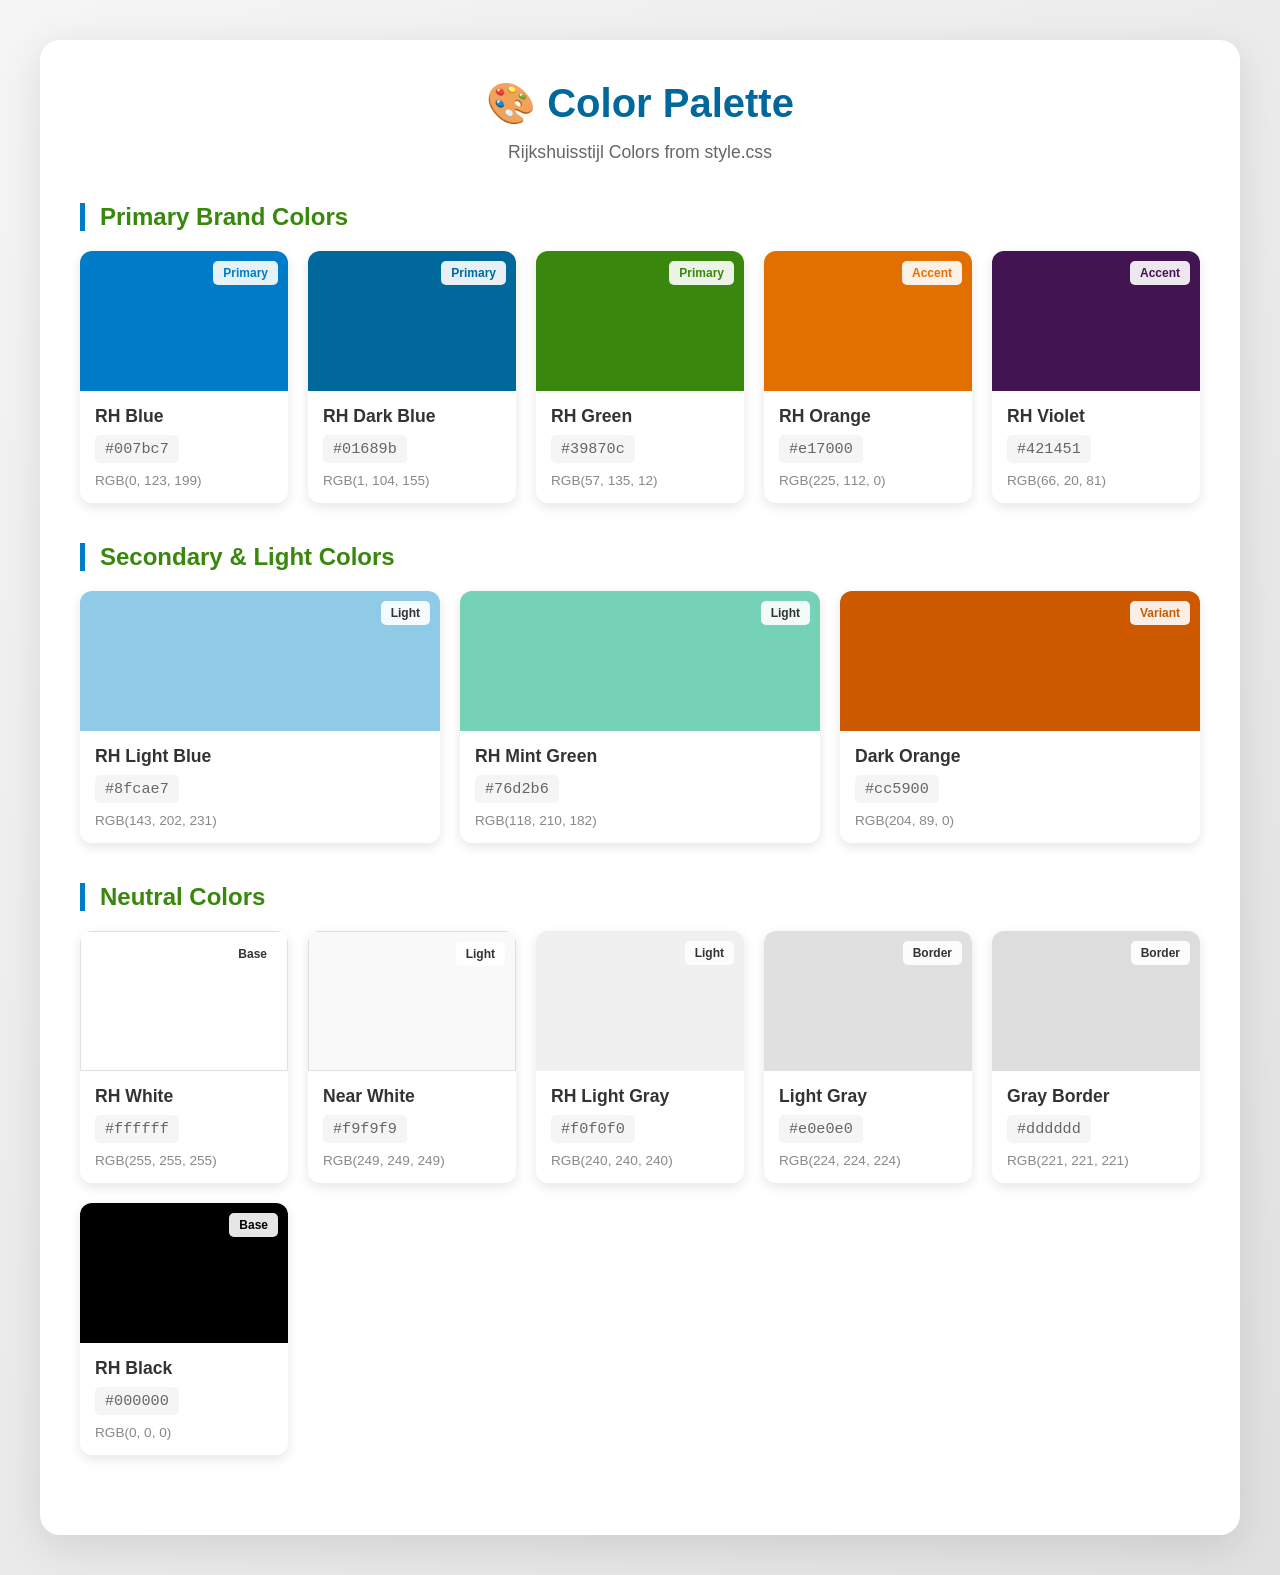
<file: color-palette.html>
<!DOCTYPE html>
<html lang="en">
<head>
	<meta charset="UTF-8">
	<meta name="viewport" content="width=device-width, initial-scale=1.0">
	<title>Color Palette - Rijkshuisstijl</title>
	<style>
		* {
			margin: 0;
			padding: 0;
			box-sizing: border-box;
		}

		body {
			font-family: 'Work Sans', -apple-system, BlinkMacSystemFont, 'Segoe UI', sans-serif;
			background: linear-gradient(135deg, #f5f5f5 0%, #e0e0e0 100%);
			padding: 40px 20px;
			min-height: 100vh;
		}

		.container {
			max-width: 1200px;
			margin: 0 auto;
			background: white;
			padding: 40px;
			border-radius: 20px;
			box-shadow: 0 10px 40px rgba(0, 0, 0, 0.1);
		}

		h1 {
			text-align: center;
			color: #01689b;
			margin-bottom: 15px;
			font-size: 2.5rem;
		}

		.subtitle {
			text-align: center;
			color: #666;
			margin-bottom: 40px;
			font-size: 1.1rem;
		}

		.section-title {
			color: #39870c;
			font-size: 1.5rem;
			margin: 30px 0 20px 0;
			padding-left: 15px;
			border-left: 5px solid #007bc7;
		}

		.color-grid {
			display: grid;
			grid-template-columns: repeat(auto-fit, minmax(200px, 1fr));
			gap: 20px;
			margin-bottom: 40px;
		}

		.color-swatch {
			background: white;
			border-radius: 12px;
			overflow: hidden;
			box-shadow: 0 4px 12px rgba(0, 0, 0, 0.1);
			transition: transform 0.3s ease, box-shadow 0.3s ease;
			cursor: pointer;
		}

		.color-swatch:hover {
			transform: translateY(-5px);
			box-shadow: 0 8px 20px rgba(0, 0, 0, 0.15);
		}

		.color-box {
			height: 140px;
			width: 100%;
			position: relative;
		}

		.color-info {
			padding: 15px;
		}

		.color-name {
			font-weight: 600;
			color: #333;
			margin-bottom: 8px;
			font-size: 1.1rem;
		}

		.color-value {
			font-family: 'Courier New', monospace;
			color: #666;
			font-size: 0.95rem;
			padding: 5px 10px;
			background: #f5f5f5;
			border-radius: 5px;
			display: inline-block;
			margin-bottom: 5px;
		}

		.color-rgb {
			font-size: 0.85rem;
			color: #888;
			margin-top: 5px;
		}

		.copy-notification {
			position: fixed;
			top: 20px;
			right: 20px;
			background: #39870c;
			color: white;
			padding: 15px 25px;
			border-radius: 8px;
			box-shadow: 0 4px 12px rgba(0, 0, 0, 0.2);
			display: none;
			animation: slideIn 0.3s ease;
		}

		.copy-notification.show {
			display: block;
		}

		@keyframes slideIn {
			from {
				transform: translateX(400px);
				opacity: 0;
			}
			to {
				transform: translateX(0);
				opacity: 1;
			}
		}

		.contrast-badge {
			position: absolute;
			top: 10px;
			right: 10px;
			background: rgba(255, 255, 255, 0.9);
			padding: 5px 10px;
			border-radius: 5px;
			font-size: 0.75rem;
			font-weight: 600;
		}
	</style>
</head>
<body>
	<div class="container">
		<h1>🎨 Color Palette</h1>
		<p class="subtitle">Rijkshuisstijl Colors from style.css</p>

		<h2 class="section-title">Primary Brand Colors</h2>
		<div class="color-grid">
			<div class="color-swatch" onclick="copyColor('#007bc7')">
				<div class="color-box" style="background-color: #007bc7;">
					<span class="contrast-badge" style="color: #007bc7;">Primary</span>
				</div>
				<div class="color-info">
					<div class="color-name">RH Blue</div>
					<div class="color-value">#007bc7</div>
					<div class="color-rgb">RGB(0, 123, 199)</div>
				</div>
			</div>

			<div class="color-swatch" onclick="copyColor('#01689b')">
				<div class="color-box" style="background-color: #01689b;">
					<span class="contrast-badge" style="color: #01689b;">Primary</span>
				</div>
				<div class="color-info">
					<div class="color-name">RH Dark Blue</div>
					<div class="color-value">#01689b</div>
					<div class="color-rgb">RGB(1, 104, 155)</div>
				</div>
			</div>

			<div class="color-swatch" onclick="copyColor('#39870c')">
				<div class="color-box" style="background-color: #39870c;">
					<span class="contrast-badge" style="color: #39870c;">Primary</span>
				</div>
				<div class="color-info">
					<div class="color-name">RH Green</div>
					<div class="color-value">#39870c</div>
					<div class="color-rgb">RGB(57, 135, 12)</div>
				</div>
			</div>

			<div class="color-swatch" onclick="copyColor('#e17000')">
				<div class="color-box" style="background-color: #e17000;">
					<span class="contrast-badge" style="color: #e17000;">Accent</span>
				</div>
				<div class="color-info">
					<div class="color-name">RH Orange</div>
					<div class="color-value">#e17000</div>
					<div class="color-rgb">RGB(225, 112, 0)</div>
				</div>
			</div>

			<div class="color-swatch" onclick="copyColor('#421451')">
				<div class="color-box" style="background-color: #421451;">
					<span class="contrast-badge" style="color: #421451;">Accent</span>
				</div>
				<div class="color-info">
					<div class="color-name">RH Violet</div>
					<div class="color-value">#421451</div>
					<div class="color-rgb">RGB(66, 20, 81)</div>
				</div>
			</div>
		</div>

		<h2 class="section-title">Secondary & Light Colors</h2>
		<div class="color-grid">
			<div class="color-swatch" onclick="copyColor('#8fcae7')">
				<div class="color-box" style="background-color: #8fcae7;">
					<span class="contrast-badge" style="color: #333;">Light</span>
				</div>
				<div class="color-info">
					<div class="color-name">RH Light Blue</div>
					<div class="color-value">#8fcae7</div>
					<div class="color-rgb">RGB(143, 202, 231)</div>
				</div>
			</div>

			<div class="color-swatch" onclick="copyColor('#76d2b6')">
				<div class="color-box" style="background-color: #76d2b6;">
					<span class="contrast-badge" style="color: #333;">Light</span>
				</div>
				<div class="color-info">
					<div class="color-name">RH Mint Green</div>
					<div class="color-value">#76d2b6</div>
					<div class="color-rgb">RGB(118, 210, 182)</div>
				</div>
			</div>

			<div class="color-swatch" onclick="copyColor('#cc5900')">
				<div class="color-box" style="background-color: #cc5900;">
					<span class="contrast-badge" style="color: #cc5900;">Variant</span>
				</div>
				<div class="color-info">
					<div class="color-name">Dark Orange</div>
					<div class="color-value">#cc5900</div>
					<div class="color-rgb">RGB(204, 89, 0)</div>
				</div>
			</div>
		</div>

		<h2 class="section-title">Neutral Colors</h2>
		<div class="color-grid">
			<div class="color-swatch" onclick="copyColor('#ffffff')">
				<div class="color-box" style="background-color: #ffffff; border: 1px solid #e0e0e0;">
					<span class="contrast-badge" style="color: #333;">Base</span>
				</div>
				<div class="color-info">
					<div class="color-name">RH White</div>
					<div class="color-value">#ffffff</div>
					<div class="color-rgb">RGB(255, 255, 255)</div>
				</div>
			</div>

			<div class="color-swatch" onclick="copyColor('#f9f9f9')">
				<div class="color-box" style="background-color: #f9f9f9; border: 1px solid #e0e0e0;">
					<span class="contrast-badge" style="color: #333;">Light</span>
				</div>
				<div class="color-info">
					<div class="color-name">Near White</div>
					<div class="color-value">#f9f9f9</div>
					<div class="color-rgb">RGB(249, 249, 249)</div>
				</div>
			</div>

			<div class="color-swatch" onclick="copyColor('#f0f0f0')">
				<div class="color-box" style="background-color: #f0f0f0;">
					<span class="contrast-badge" style="color: #333;">Light</span>
				</div>
				<div class="color-info">
					<div class="color-name">RH Light Gray</div>
					<div class="color-value">#f0f0f0</div>
					<div class="color-rgb">RGB(240, 240, 240)</div>
				</div>
			</div>

			<div class="color-swatch" onclick="copyColor('#e0e0e0')">
				<div class="color-box" style="background-color: #e0e0e0;">
					<span class="contrast-badge" style="color: #333;">Border</span>
				</div>
				<div class="color-info">
					<div class="color-name">Light Gray</div>
					<div class="color-value">#e0e0e0</div>
					<div class="color-rgb">RGB(224, 224, 224)</div>
				</div>
			</div>

			<div class="color-swatch" onclick="copyColor('#dddddd')">
				<div class="color-box" style="background-color: #dddddd;">
					<span class="contrast-badge" style="color: #333;">Border</span>
				</div>
				<div class="color-info">
					<div class="color-name">Gray Border</div>
					<div class="color-value">#dddddd</div>
					<div class="color-rgb">RGB(221, 221, 221)</div>
				</div>
			</div>

			<div class="color-swatch" onclick="copyColor('#000000')">
				<div class="color-box" style="background-color: #000000;">
					<span class="contrast-badge" style="color: #000;">Base</span>
				</div>
				<div class="color-info">
					<div class="color-name">RH Black</div>
					<div class="color-value">#000000</div>
					<div class="color-rgb">RGB(0, 0, 0)</div>
				</div>
			</div>
		</div>
	</div>

	<div class="copy-notification" id="copyNotification">
		Color copied to clipboard! ✓
	</div>

	<script>
		function copyColor(color) {
			navigator.clipboard.writeText(color).then(() => {
				const notification = document.getElementById('copyNotification');
				notification.classList.add('show');
				setTimeout(() => {
					notification.classList.remove('show');
				}, 2000);
			}).catch(err => {
				console.error('Failed to copy:', err);
			});
		}
	</script>
</body>
</html>
</file>
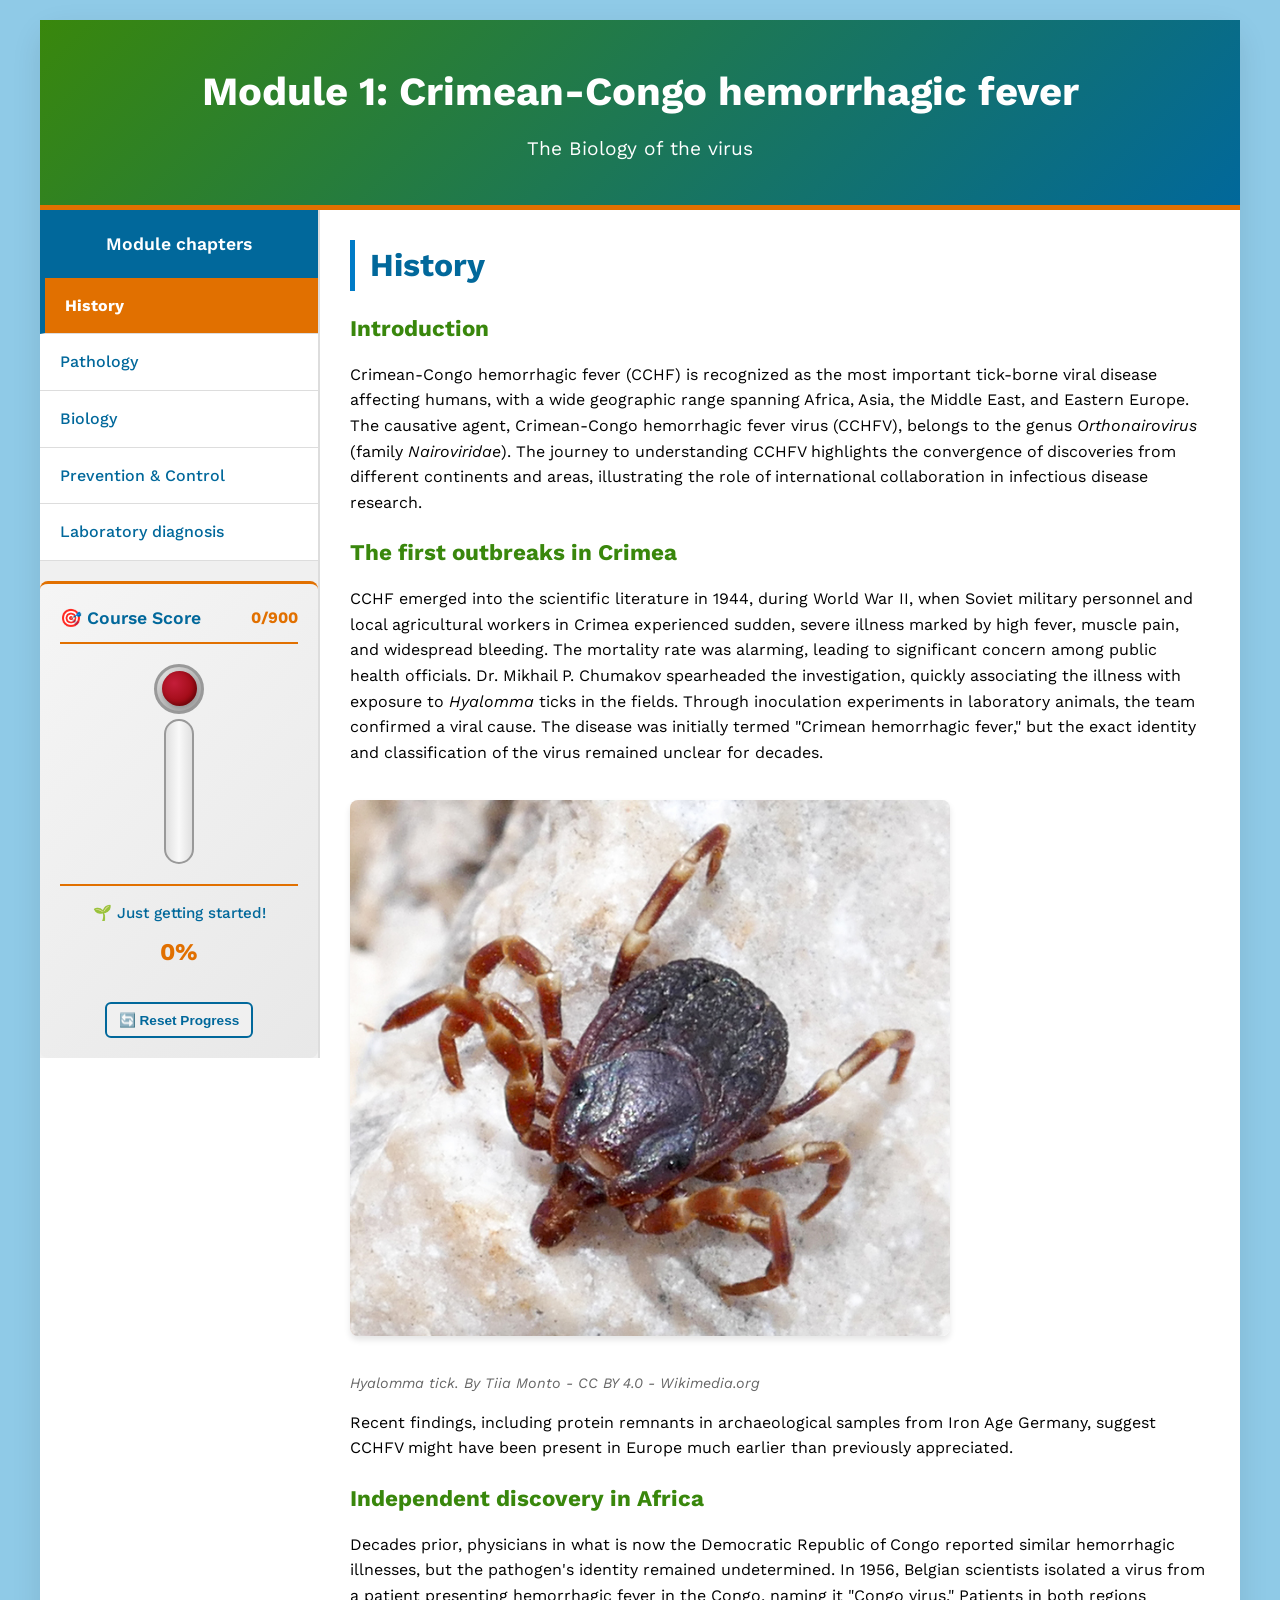
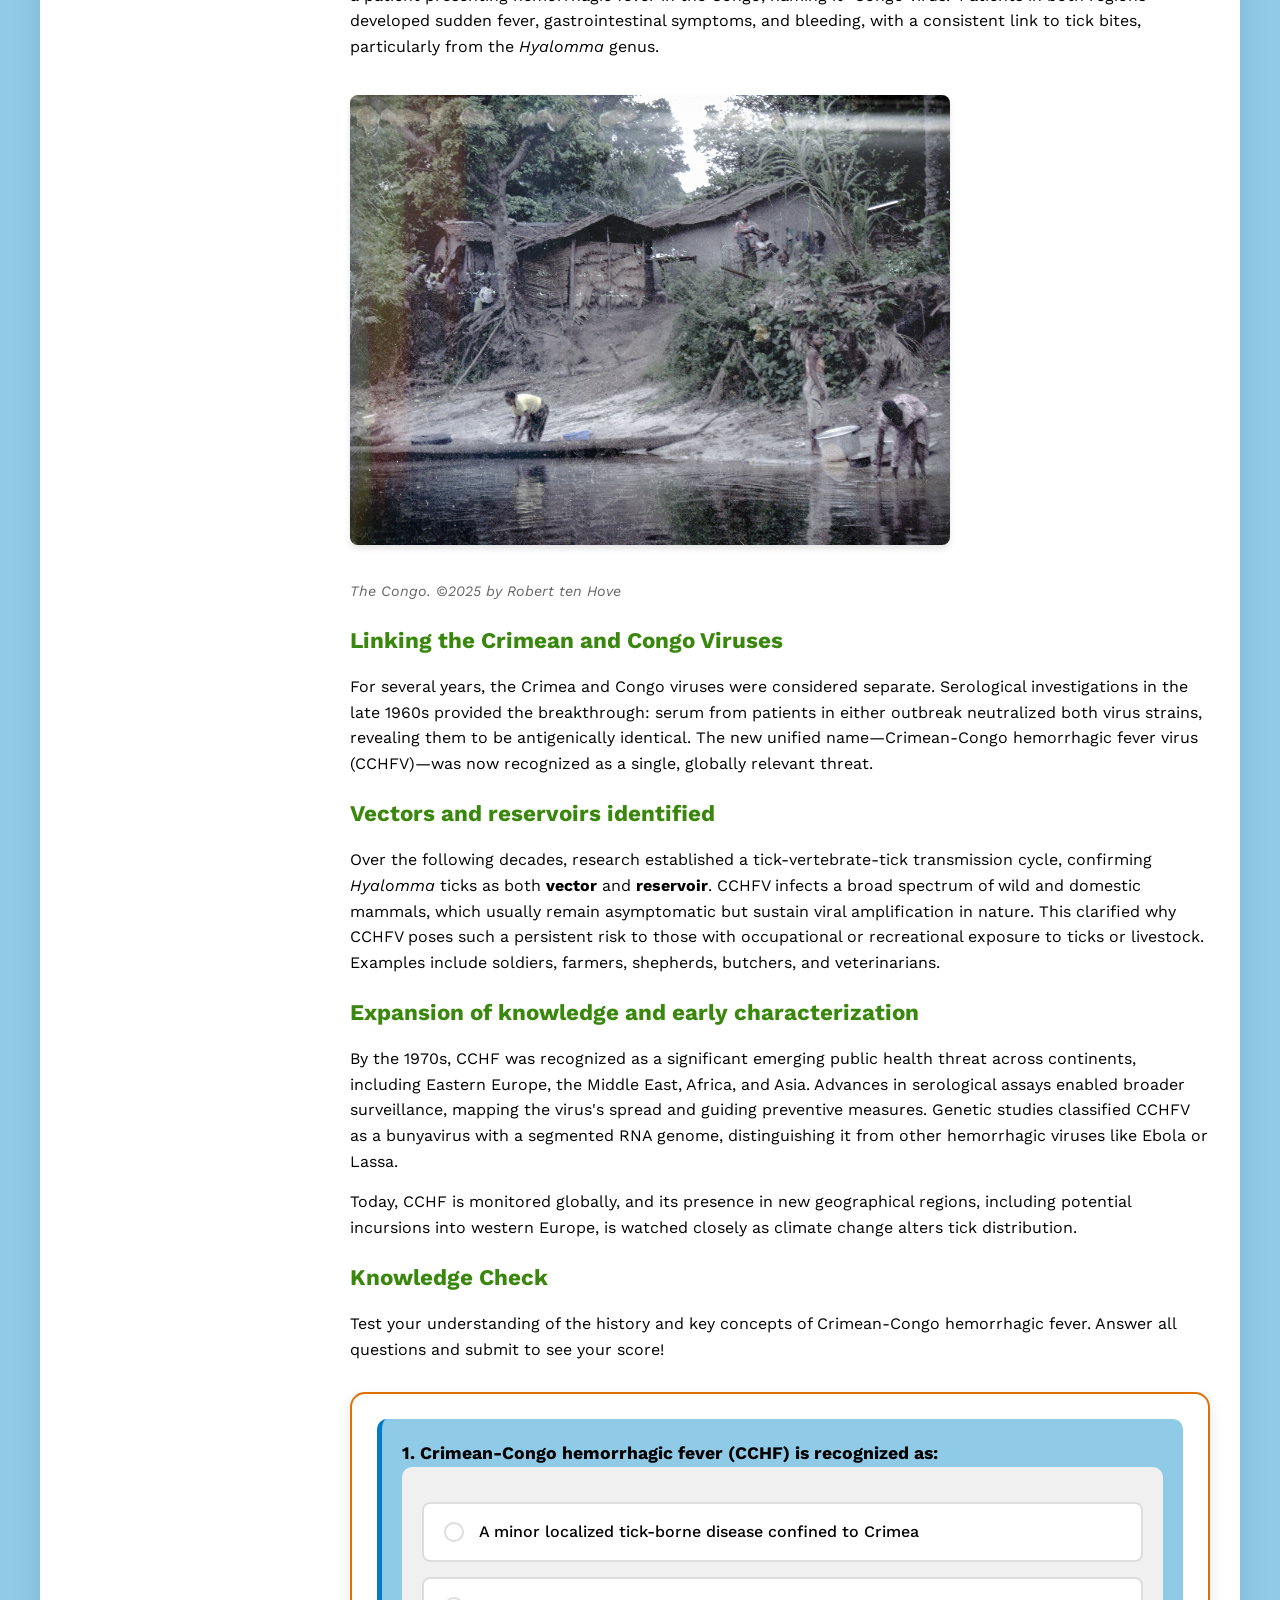
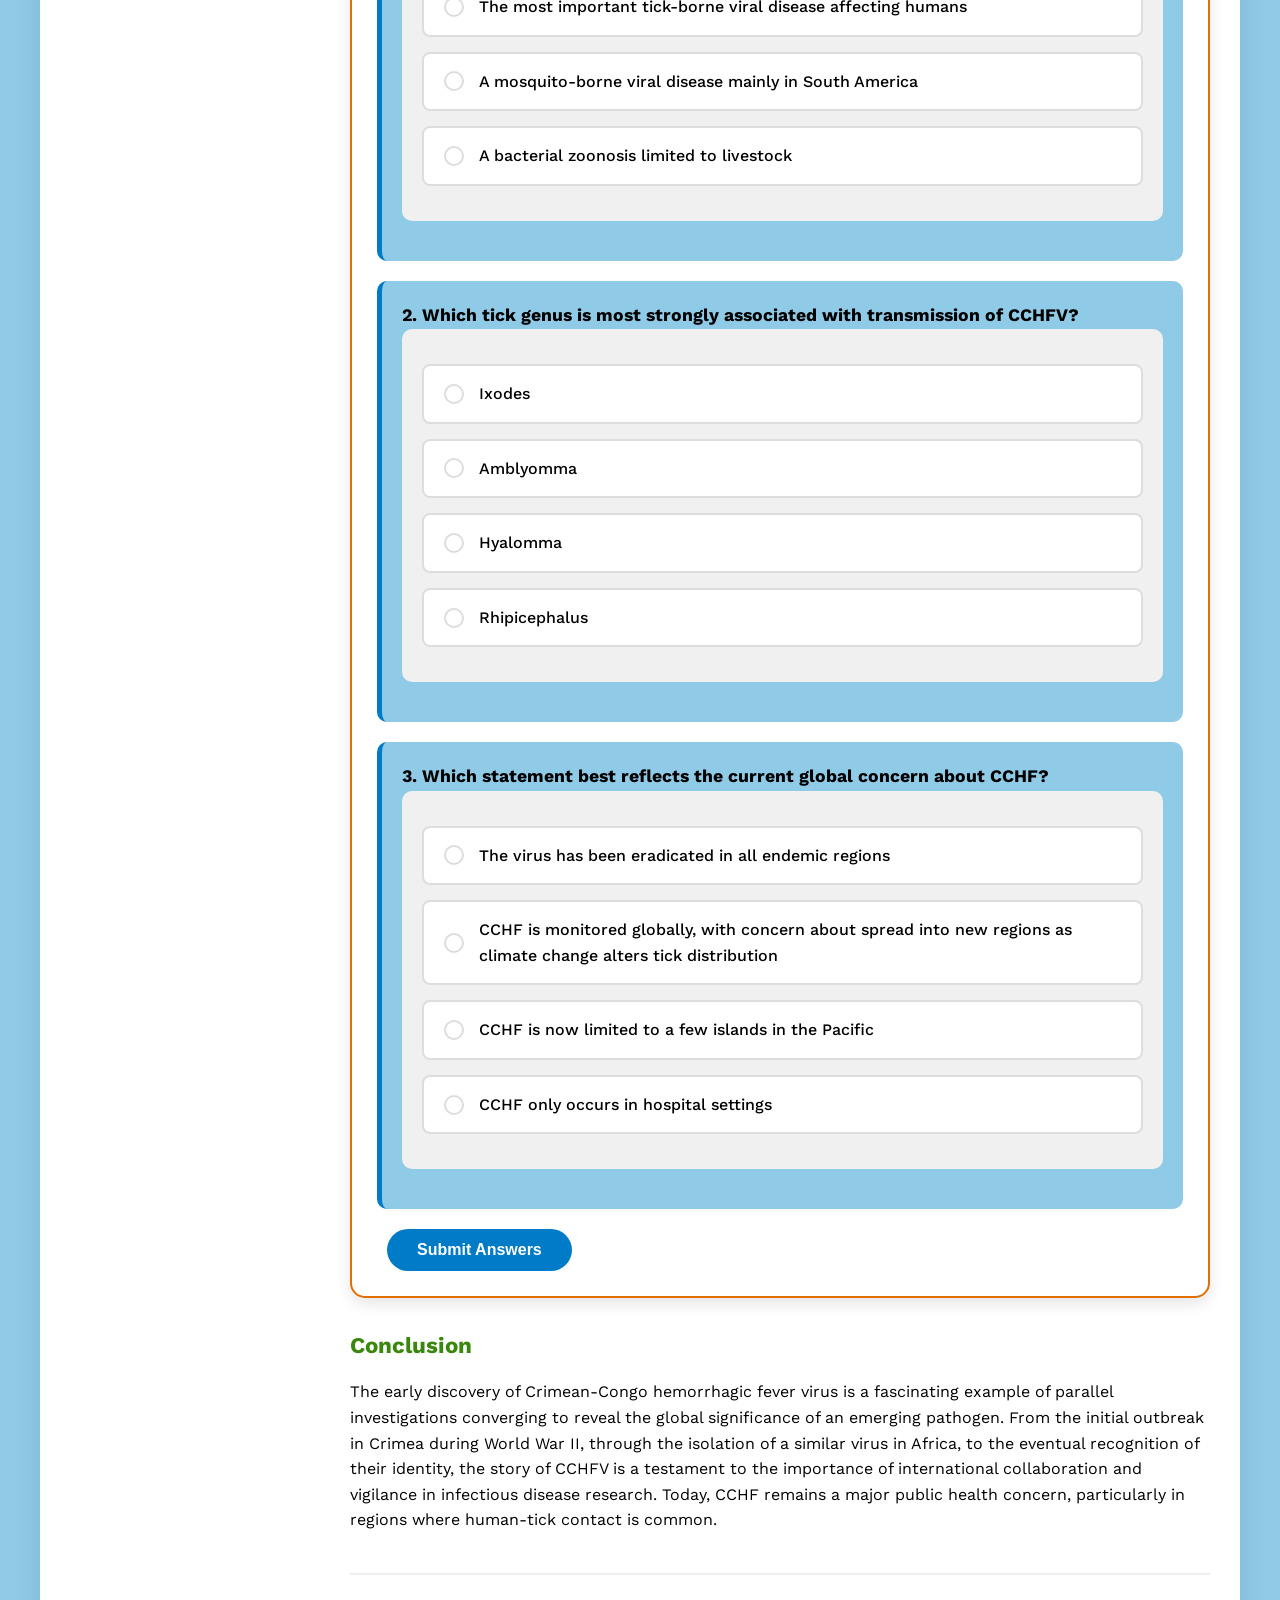
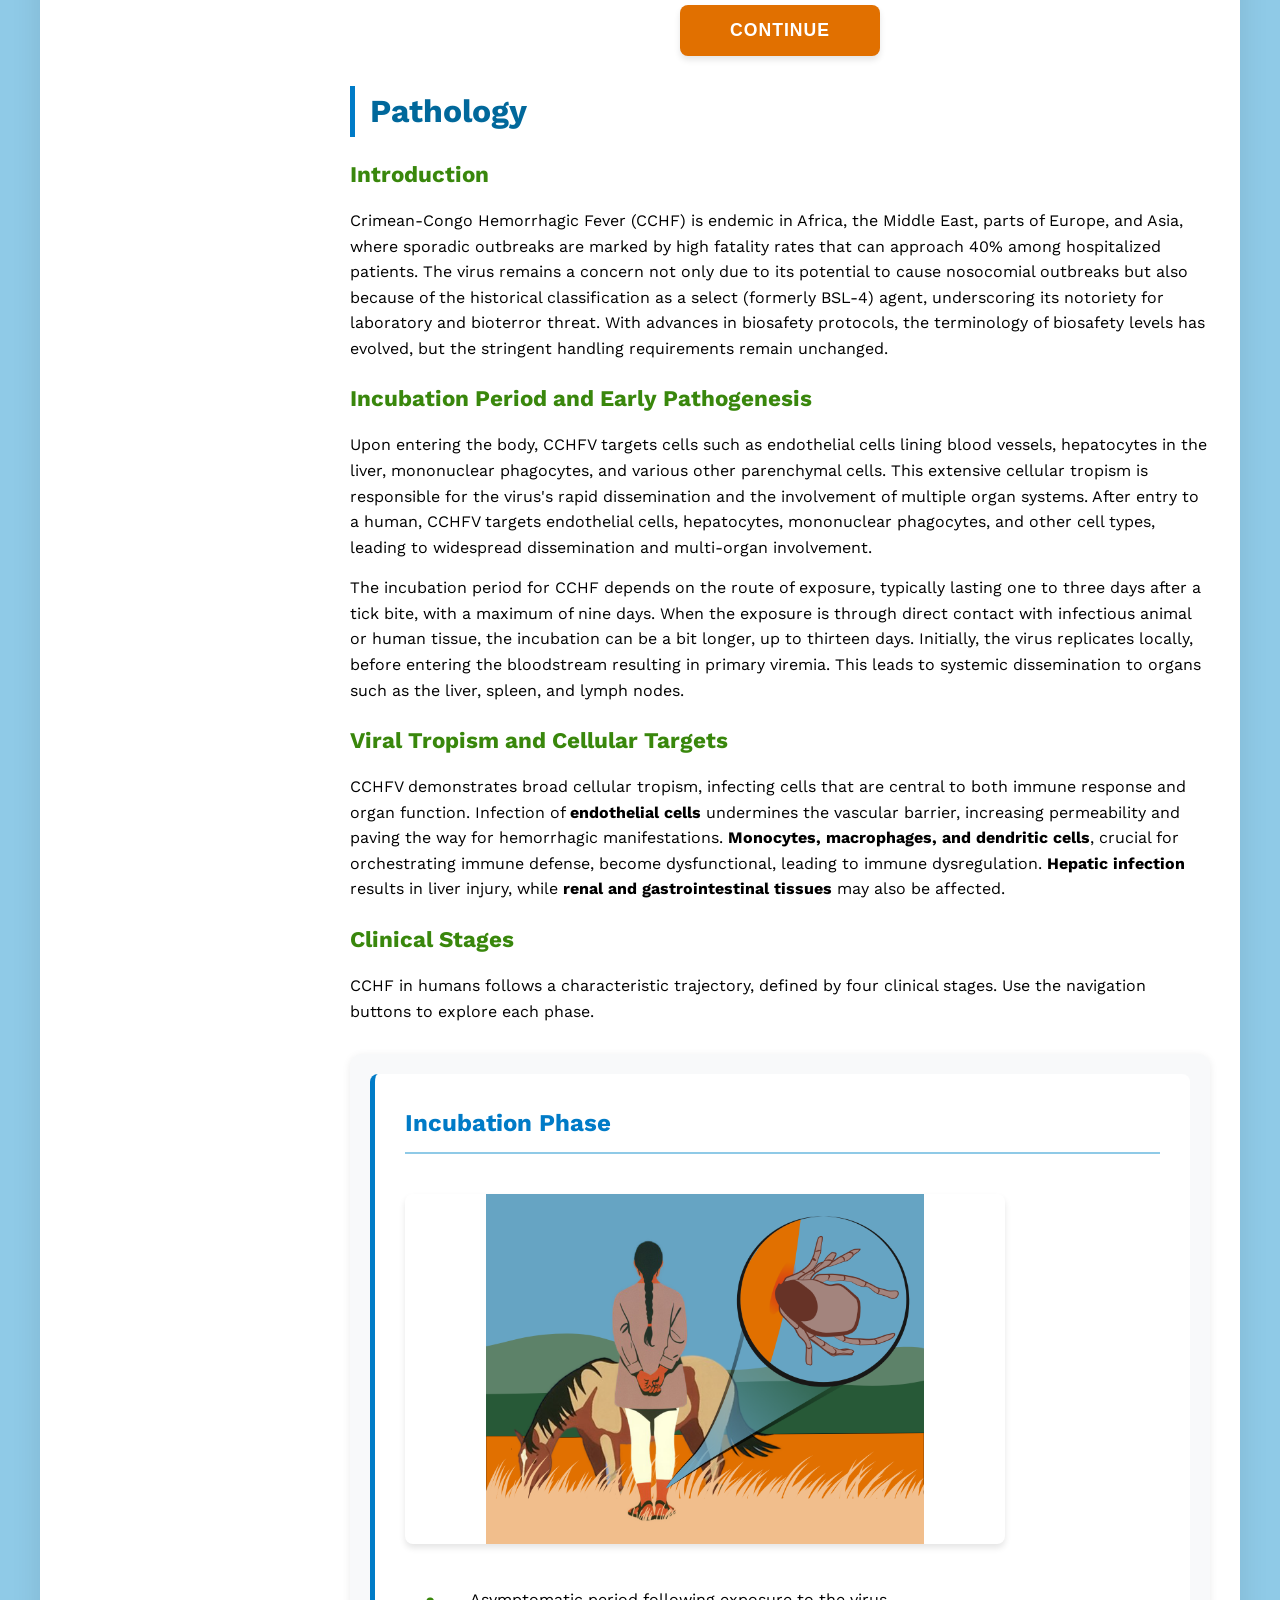
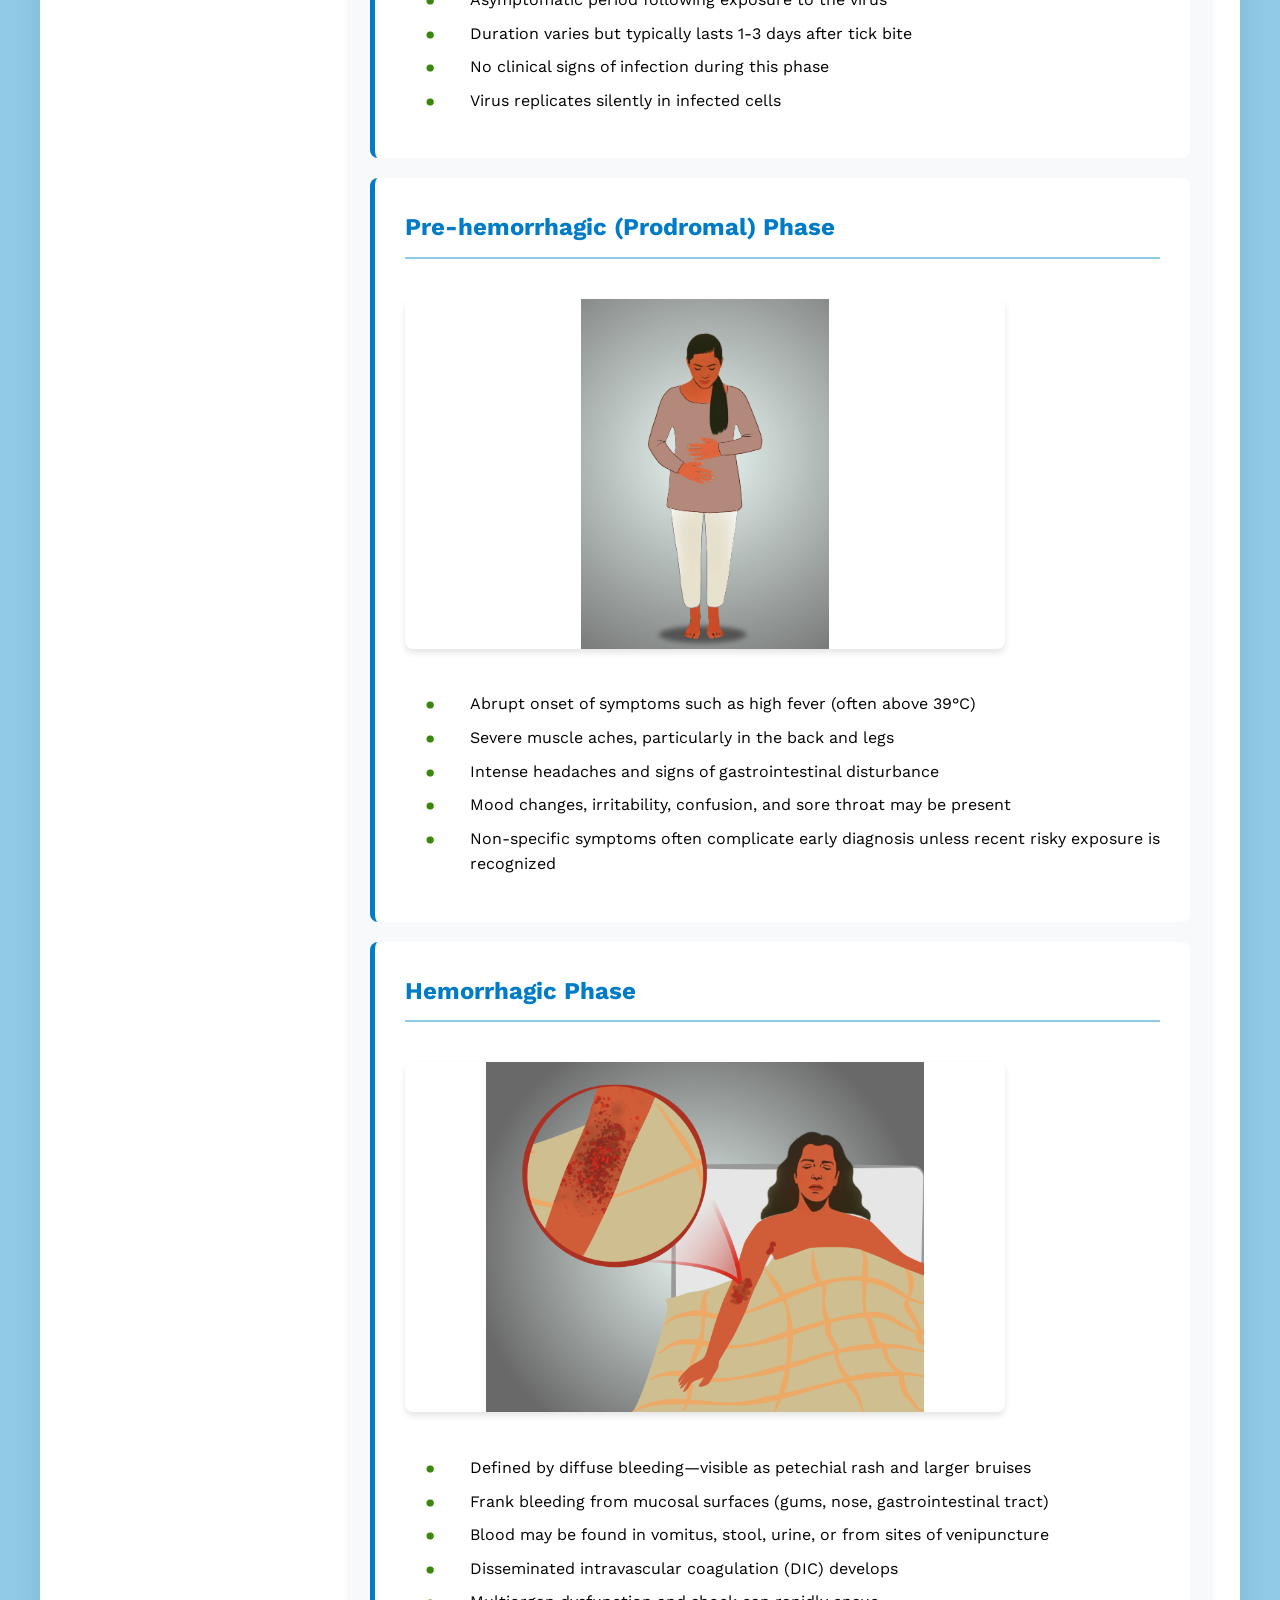
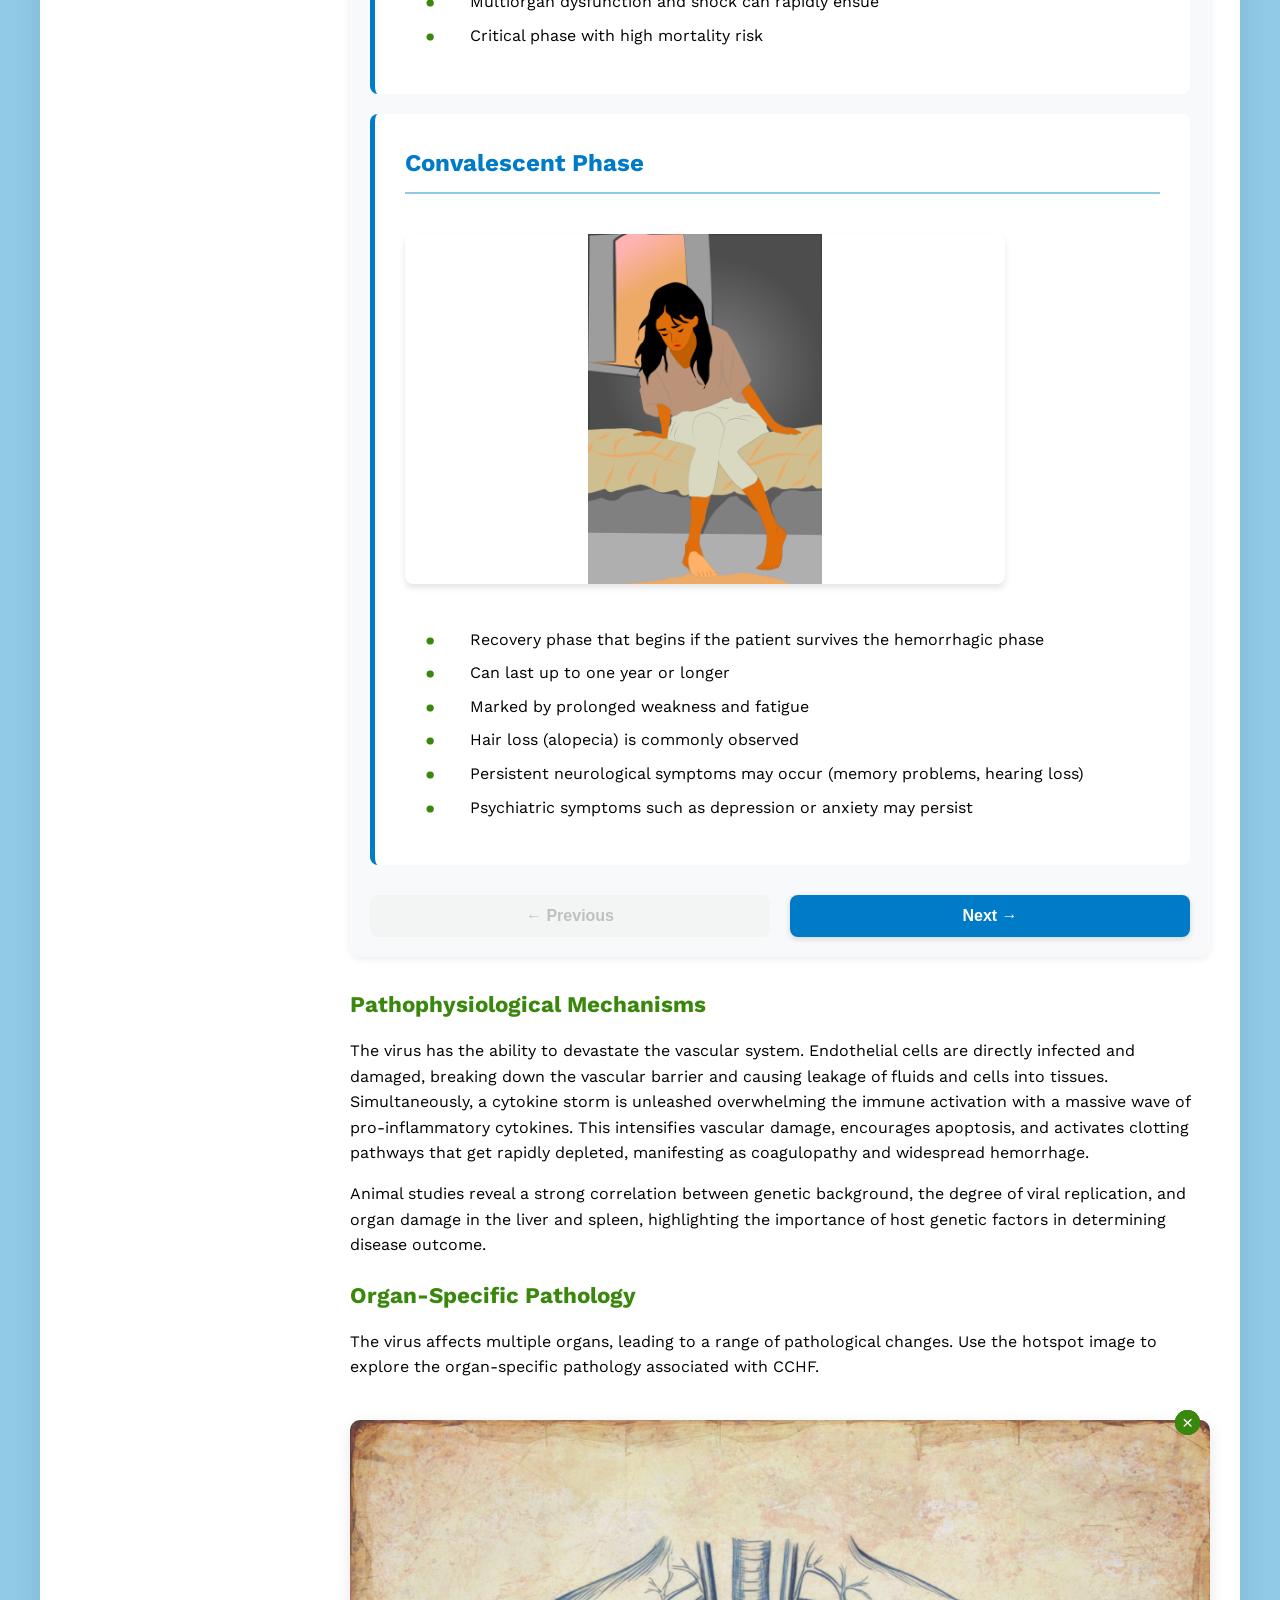
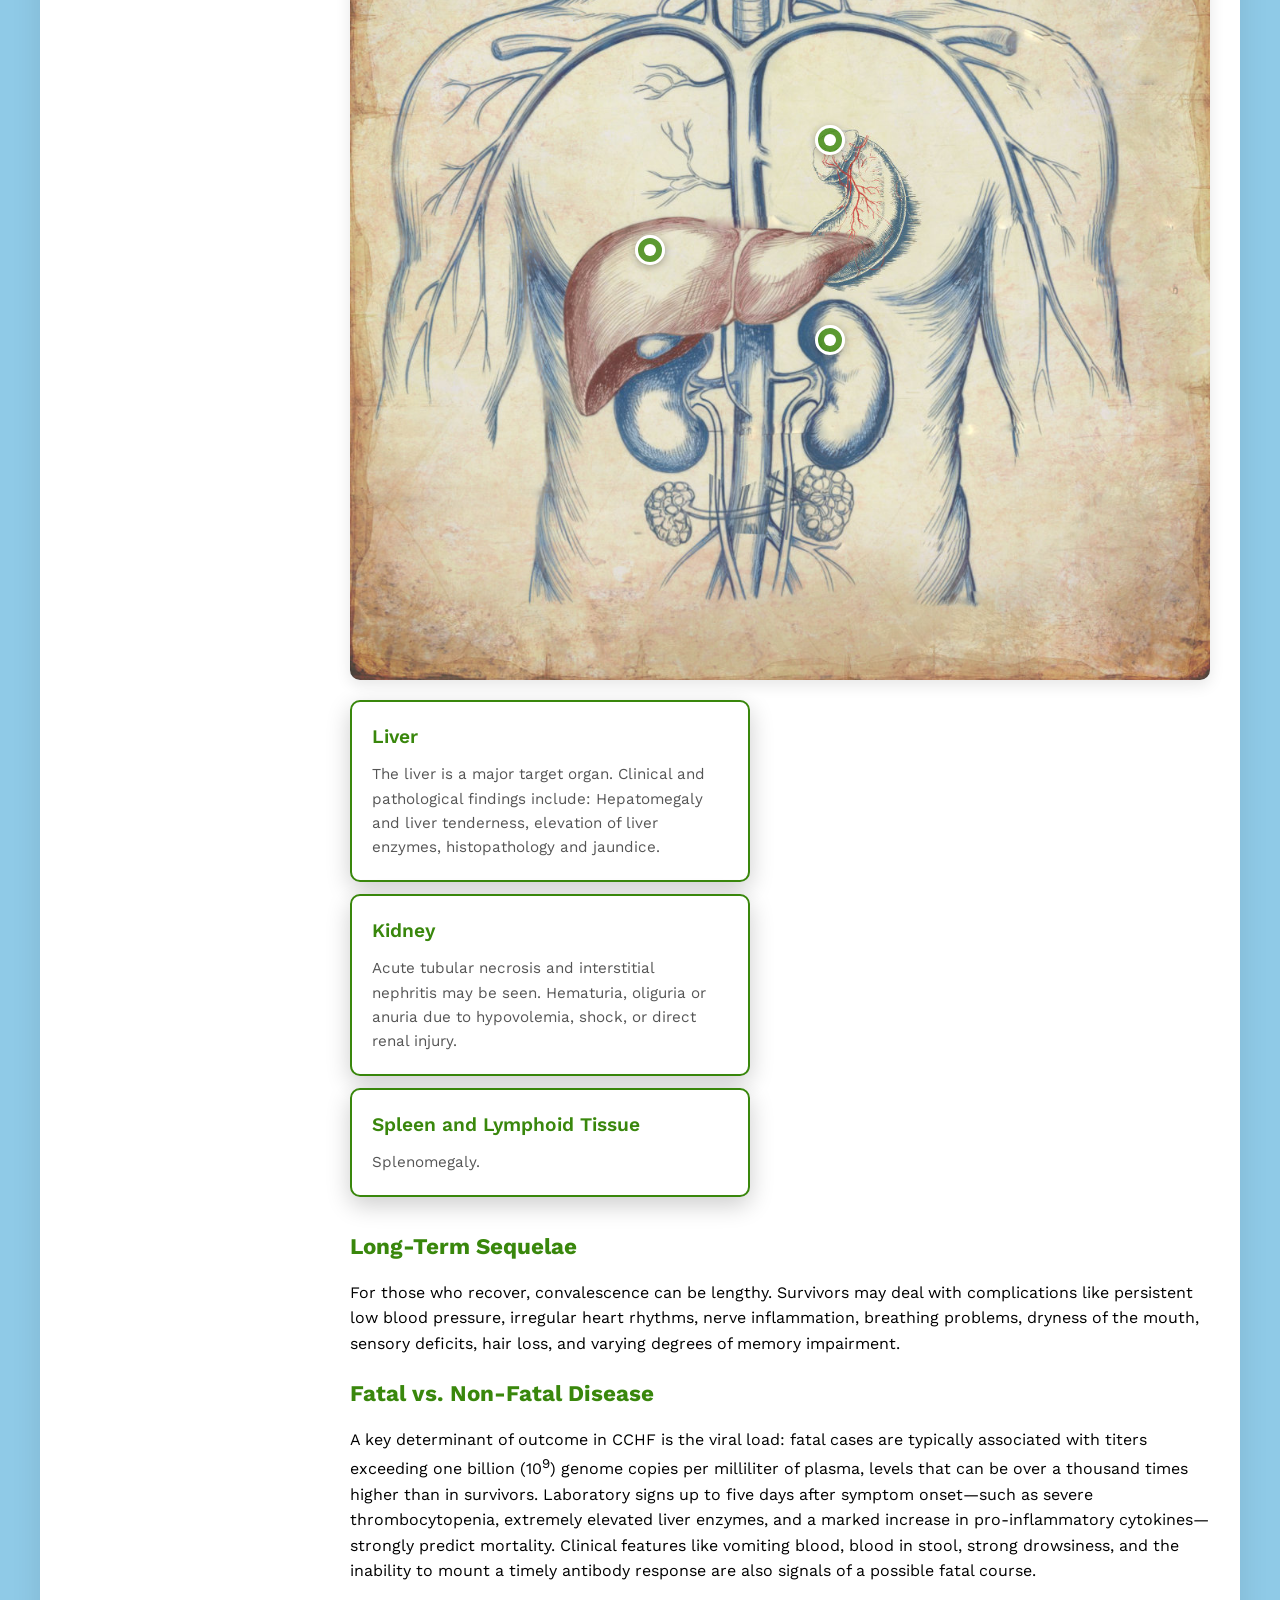
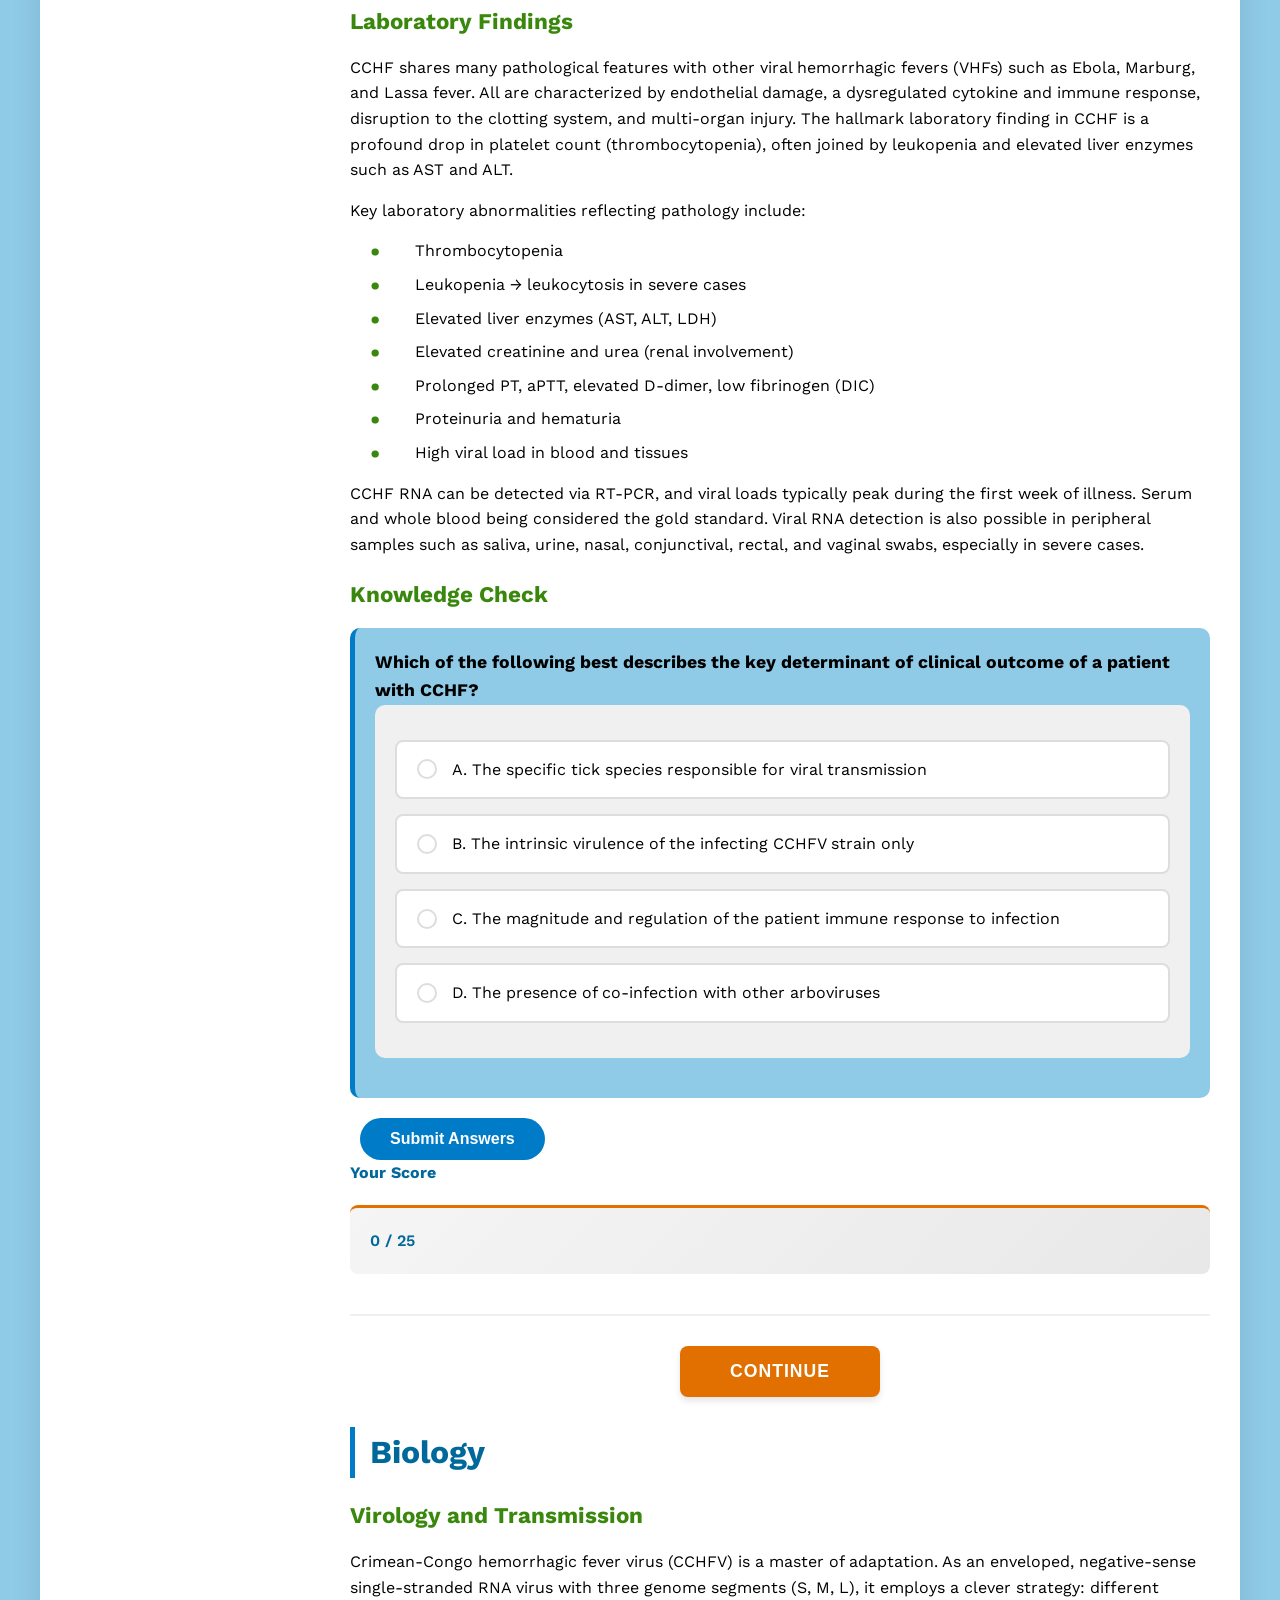
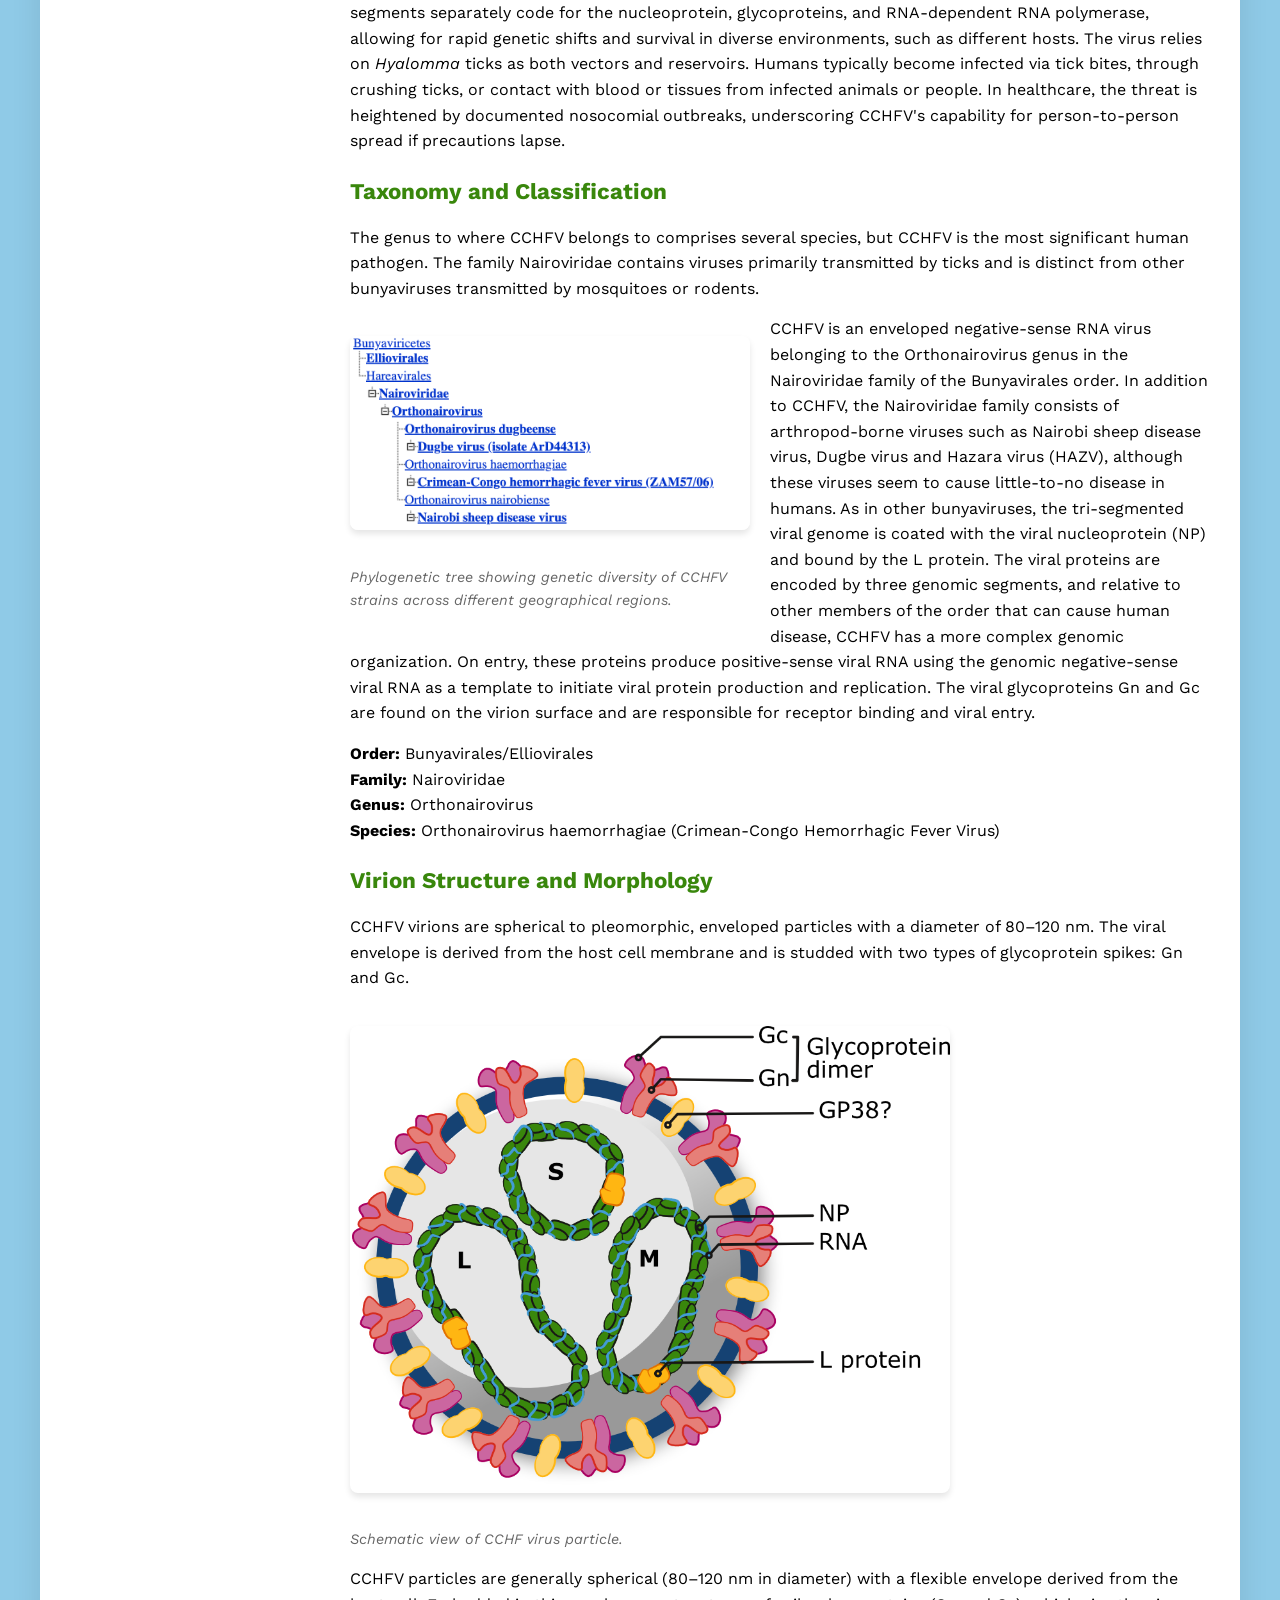
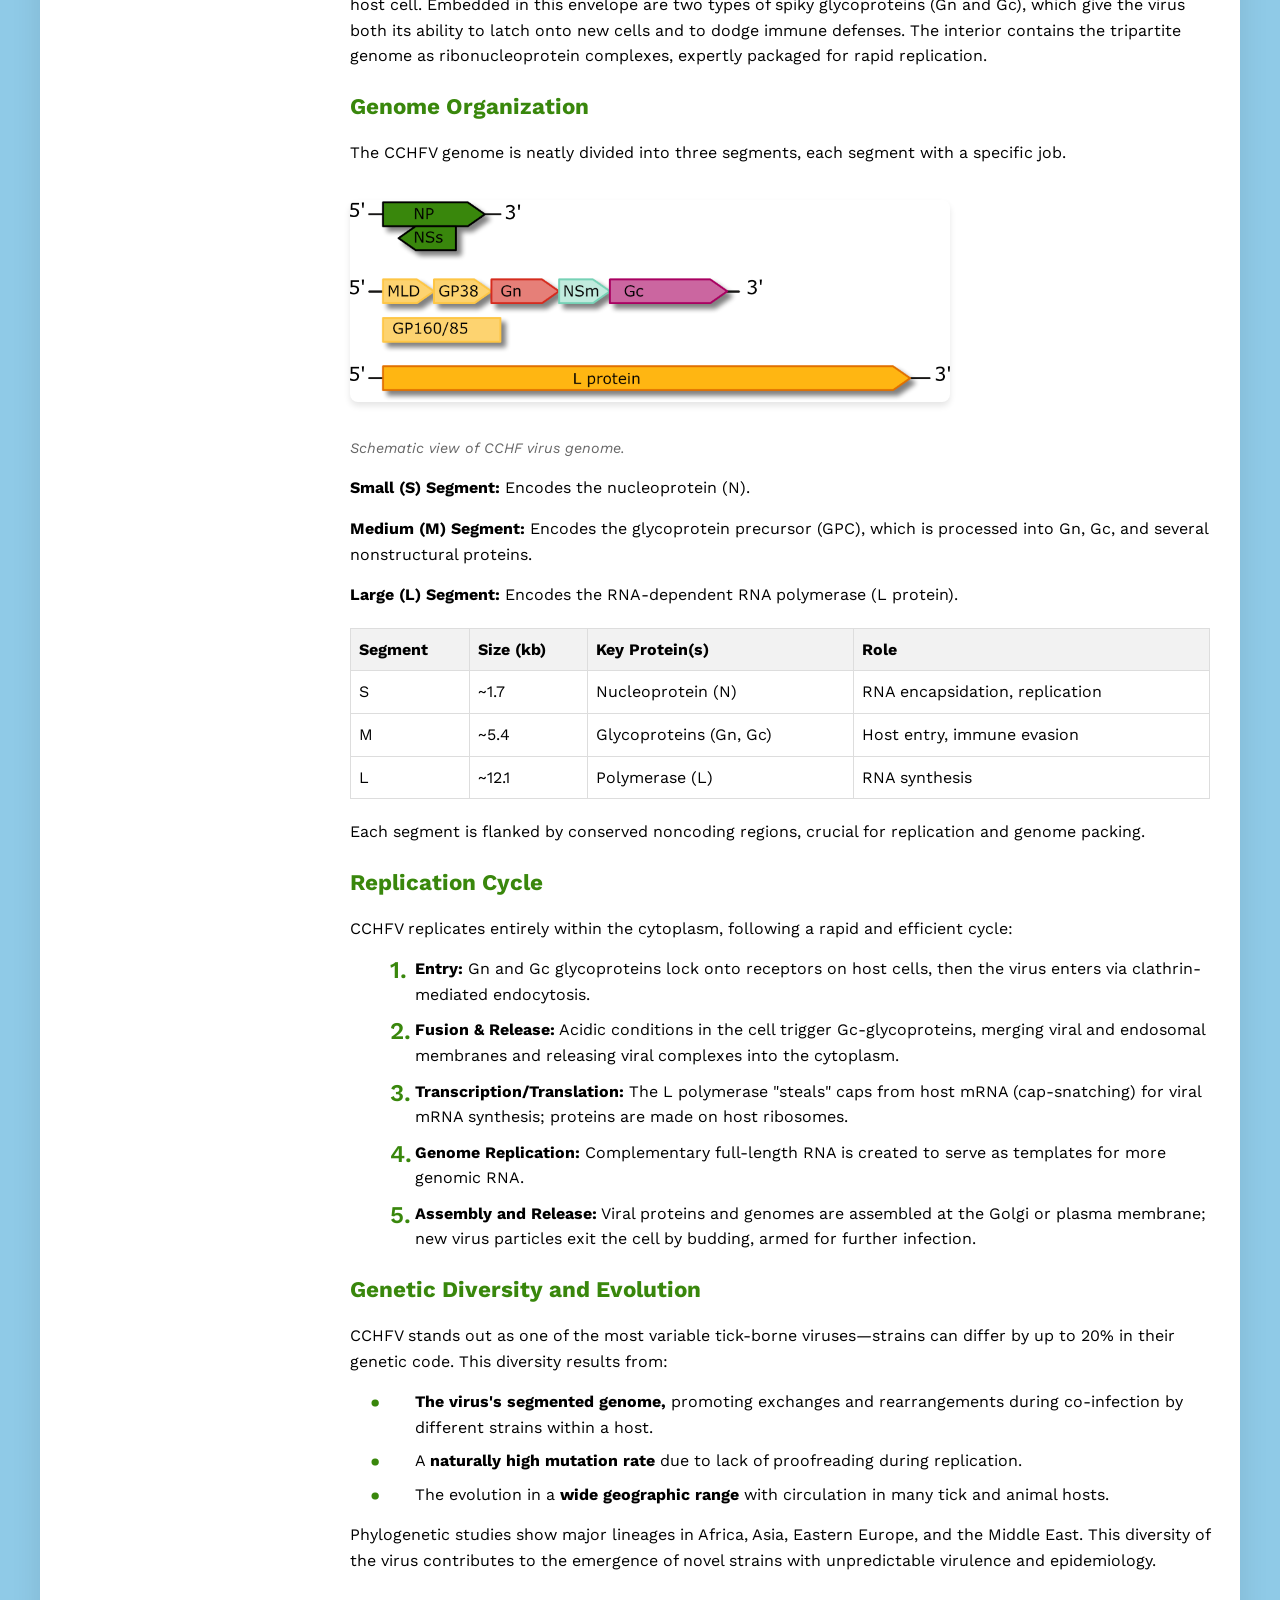
<file: index_print.html>
<!DOCTYPE html>
<html lang="en">
<head>
    <meta charset="UTF-8">
    <meta name="viewport" content="width=device-width, initial-scale=1.0">
    <title>Module 1: Crimean-Congo hemorrhagic fever</title>
    
    <!-- Fonts -->
    <link rel="preconnect" href="https://fonts.googleapis.com">
    <link rel="preconnect" href="https://fonts.gstatic.com" crossorigin>
    <link href="https://fonts.googleapis.com/css2?family=Work+Sans:wght@300;400;500;600;700&display=swap" rel="stylesheet">
    
    <!-- Stylesheets -->
    <link rel="stylesheet" href="style.css">
    
    <!-- IMPORTANT: Load enhanced SCORM wrapper FIRST, before any other scripts -->
    <script src="scorm-wrapper.js"></script>
    
    <style>
        /* Override sidebar and content area scrolling to scroll together */
        .main-layout {
            display: flex;
            flex: 1;
            min-height: auto; /* Changed from 600px to auto */
        }

        .sidebar {
            width: 280px;
            background-color: var(--rh-light-gray);
            border-right: 2px solid #ddd;
            padding: 0;
            overflow-y: visible; /* Changed from auto to visible */
            position: sticky;
            top: 0;
            height: fit-content;
        }

        .content-area {
            flex: 1;
            padding: 30px;
            overflow-y: visible; /* Changed from auto to visible */
            background-color: var(--rh-white);
        }

        /* Make sure the course container allows natural scrolling */
        .course-container {
            background-color: var(--rh-white);
            border-radius: 20px;
            box-shadow: 0 10px 30px rgba(0, 0, 0, 0.1);
            max-width: 1200px;
            width: 100%;
            overflow: visible; /* Changed from hidden to visible */
            display: flex;
            flex-direction: column;
        }

        /* Ensure body allows natural scrolling */
        body {
            font-family: 'Work Sans', sans-serif;
            background-color: var(--rh-light-blue);
            color: var(--rh-black);
            line-height: 1.6;
            padding: 20px;
            display: flex;
            justify-content: center;
            min-height: 100vh; /* Ensure full viewport height */
        }

        /* SCORM Status Indicator */
        .scorm-status {
            position: fixed;
            top: 10px;
            right: 10px;
            background: rgba(0,0,0,0.8);
            color: white;
            padding: 8px 12px;
            border-radius: 20px;
            font-size: 0.8em;
            z-index: 10000;
            display: none;
        }

        .scorm-status.connected {
            background: rgba(57, 135, 12, 0.9);
            display: block;
        }

        .scorm-status.error {
            background: rgba(231, 76, 60, 0.9);
            display: block;
        }

        /* Mobile responsive adjustments */
        @media (max-width: 768px) {
            .main-layout {
                flex-direction: column;
            }
            
            .sidebar {
                width: 100%;
                order: 2;
                max-height: none; /* Remove height restriction */
                border-right: none;
                border-top: 2px solid #ddd;
                position: static; /* Remove sticky on mobile */
            }
            
            .content-area {
                order: 1;
                padding: 20px;
            }

            .scorm-status {
                position: relative;
                top: auto;
                right: auto;
                margin: 10px;
            }
        }

        /* Organ-specific pathology diagram styles */
        .organ-diagram-wrapper {
            position: relative;
            margin: 20px 0;
        }

        .organ-diagram-container {
            position: relative;
            display: inline-block;
            width: 100%;
        }

        .organ-base-image {
            width: 100%;
            height: auto;
            display: block;
            border-radius: 8px;
            box-shadow: 0 4px 6px rgba(0,0,0,0.1);
        }

        .organ-point {
            position: absolute;
            width: 30px;
            height: 30px;
            background: rgba(57, 135, 12, 0.8);
            border: 3px solid white;
            border-radius: 50%;
            display: flex;
            align-items: center;
            justify-content: center;
            cursor: pointer;
            transition: transform 0.3s, box-shadow 0.3s;
            z-index: 10;
            box-shadow: 0 2px 8px rgba(0,0,0,0.3);
            transform: translate(-50%, -50%);
        }

        .organ-point:hover {
            transform: translate(-50%, -50%) scale(1.2);
            box-shadow: 0 4px 12px rgba(0,0,0,0.4);
        }

        .point-indicator {
            width: 12px;
            height: 12px;
            background: white;
            border-radius: 50%;
            animation: pulse 2s infinite;
        }

        @keyframes pulse {
            0%, 100% {
                opacity: 1;
            }
            50% {
                opacity: 0.5;
            }
        }

        .organ-info-panels {
            display: none; /* Hidden - not used in tooltip version */
        }

        .organ-info {
            display: none;
            position: absolute;
            background: white;
            border: 2px solid var(--rh-green);
            border-radius: 10px;
            padding: 20px 40px 20px 20px;
            box-shadow: 0 8px 24px rgba(0,0,0,0.2);
            z-index: 1000;
            min-width: 280px;
            max-width: 400px;
            animation: fadeIn 0.3s ease;
        }

        .organ-info.visible {
            display: block;
        }

        @keyframes fadeIn {
            from {
                opacity: 0;
                transform: translateY(-10px);
            }
            to {
                opacity: 1;
                transform: translateY(0);
            }
        }

        .organ-info-header {
            font-weight: 600;
            font-size: 1.2em;
            margin-bottom: 10px;
            color: var(--rh-green);
        }

        .organ-info-content {
            font-size: 0.95em;
            color: #555;
            line-height: 1.6;
        }

        .close-info {
            background: var(--rh-green);
            border: none;
            font-size: 1.2em;
            color: white;
            cursor: pointer;
            position: absolute;
            top: 10px;
            right: 10px;
            width: 25px;
            height: 25px;
            border-radius: 50%;
            display: flex;
            align-items: center;
            justify-content: center;
            line-height: 1;
            transition: background-color 0.3s;
            padding: 0;
        }

        .close-info:hover {
            background-color: var(--rh-orange);
        }

        /* Responsive adjustments for tooltips */
        @media (max-width: 768px) {
            .organ-info {
                position: fixed;
                top: 50%;
                left: 50%;
                transform: translate(-50%, -50%);
                max-width: 90%;
                z-index: 10000;
            }
            
            .organ-info.visible::before {
                content: '';
                position: fixed;
                top: 0;
                left: 0;
                right: 0;
                bottom: 0;
                background: rgba(0,0,0,0.5);
                z-index: -1;
            }
        }

        /* Ensure proper list styling in content area only */
        .content-area ol {
            list-style-type: decimal;
            padding-left: 40px;
            margin: 15px 0;
        }

        .content-area ol li {
            list-style: none;
            margin-bottom: 10px;
            counter-increment: list-counter;
        }

        .content-area ol {
            counter-reset: list-counter;
        }

        .content-area ol li::before {
            content: counter(list-counter) ". ";
            font-weight: 600;
            margin-right: 8px;
        }

        .content-area ul {
            list-style-type: disc;
            padding-left: 40px;
            margin: 15px 0;
        }

        .content-area ul li {
            list-style: none;
            margin-bottom: 8px;
            position: relative;
        }

        .content-area ul li::before {
            content: "•";
            position: absolute;
            left: -20px;
            font-weight: bold;
        }

        /* Override any styles from external stylesheet for chapter list */
        .chapter-list,
        .chapter-list li {
            list-style: none !important;
        }

        /* Ensure intermezzo box lists have proper styling */
        .intermezzo-box ul li {
            list-style: none;
            position: relative;
            padding-left: 0;
        }

        .intermezzo-box ul li::before {
            content: "•";
            position: absolute;
            left: -20px;
            font-weight: bold;
        }

        /* Lab stage button styling */
        .lab-stage-btn {
            background: linear-gradient(135deg, #2c7a8f 0%, #1a5d6f 100%);
            color: #ffffff;
            text-shadow: 0 1px 2px rgba(0, 0, 0, 0.3);
            box-shadow: 0 4px 6px rgba(0, 0, 0, 0.1);
            transform: translateY(0);
        }

        .lab-stage-btn:hover {
            background: linear-gradient(135deg, #1a5d6f 0%, #2c7a8f 100%);
            color: #ffffff;
            box-shadow: 0 6px 12px rgba(0, 0, 0, 0.2);
            transform: translateY(-2px);
        }

        .lab-stage-btn:active {
            transform: translateY(0);
            box-shadow: 0 2px 4px rgba(0, 0, 0, 0.1);
        }

        .lab-stage-btn.correct {
            background: linear-gradient(135deg, #28a745 0%, #218838 100%) !important;
            color: #ffffff !important;
            border: 2px solid #1e7e34 !important;
        }

        .lab-stage-btn.incorrect {
            background: linear-gradient(135deg, #dc3545 0%, #c82333 100%) !important;
            color: #ffffff !important;
            border: 2px solid #bd2130 !important;
        }

        .lab-stage-btn.correct:hover,
        .lab-stage-btn.incorrect:hover {
            transform: translateY(0);
        }
    </style>
    <style id="print-overrides">
        /* Print overrides to reveal full content */
        .content-section {
            display: block !important;
            opacity: 1 !important;
            visibility: visible !important;
            height: auto !important;
        }
        .stage-detail { display: block !important; }
        .organ-info {
            display: block !important;
            position: static !important;
            margin: 12px 0;
        }
        #lab-tests-section,
        #lab-quiz-results {
            display: block !important;
        }
        .lab-rationale { display: table-cell !important; }
    </style>
</head>


<body>
    <!-- SCORM Status Indicator -->
    <div class="scorm-status" id="scormStatus">
        <span id="scormStatusText">🔗 SCORM: Connecting...</span>
    </div>

    <div class="course-container">
        <!-- Header -->
        <header class="header">
            <h1>Module 1: Crimean-Congo hemorrhagic fever</h1>
            <p>The Biology of the virus</p>
        </header>

        <!-- Main Layout with Sidebar and Content -->
        <div class="main-layout">
            <!-- Left Sidebar Navigation -->
            <nav class="sidebar">
                <div class="sidebar-header">Module chapters</div>
                <ul class="chapter-list">
                    <li class="chapter-item active" data-tab="history">History</li>
                    <li class="chapter-item" data-tab="pathology">Pathology</li>
                    <li class="chapter-item" data-tab="biology">Biology</li>
                    <li class="chapter-item" data-tab="prevention-control">Prevention & Control</li>
                    <li class="chapter-item" data-tab="laboratory-diagnosis">Laboratory diagnosis</li>
                
                </ul>
<!-- Score Thermometer -->
<div class="score-thermometer">
    <div class="thermometer-header">
        <span class="thermometer-title">🎯 Course Score</span>
        <div class="thermometer-temp">
            <span class="current-score">0</span>/<span class="max-score">900</span>
        </div>
    </div>
    
    <div class="thermometer-container">
        <div class="thermometer">
            <div class="thermometer-bulb">
                <div class="mercury-bulb" id="mercuryBulb"></div>
            </div>
            <div class="thermometer-tube">
                <div class="mercury-fill" id="mercuryFill"></div>
                <div class="thermometer-marks">
                    <div class="mark" data-temp="100%">900</div>
                    <div class="mark" data-temp="75%">675</div>
                    <div class="mark" data-temp="50%">450</div>
                    <div class="mark" data-temp="25%">225</div>
                    <div class="mark" data-temp="0%">0</div>
                </div>
            </div>
        </div>
    </div>
    
    <div class="thermometer-status">
        <div class="status-message" id="statusMessage">🌱 Just getting started!</div>
        <div class="percentage-display" id="percentageDisplay">0%</div>
    </div>
    <!-- Add this right after the closing </div> of the .score-thermometer section -->
<div class="score-reset-section">
    <button class="reset-score-btn" id="resetScoreBtn" title="Reset all progress and scores to zero">
        🔄 Reset Progress
    </button>
</div>
</div>
            </nav>
            

            <!-- Main Content Area -->
            <main class="content-area">
                <!-- History Section -->
                <div id="history" class="content-section active">
                    <h2>History</h2>
                    
                    <h3>Introduction</h3>
                    <p>Crimean-Congo hemorrhagic fever (CCHF) is recognized as the most important tick-borne viral disease affecting humans, with a wide geographic range spanning Africa, Asia, the Middle East, and Eastern Europe. The causative agent, Crimean-Congo hemorrhagic fever virus (CCHFV), belongs to the genus <em>Orthonairovirus</em> (family <em>Nairoviridae</em>). The journey to understanding CCHFV highlights the convergence of discoveries from different continents and areas, illustrating the role of international collaboration in infectious disease research.</p>

                    <h3>The first outbreaks in Crimea</h3>
                    <p>CCHF emerged into the scientific literature in 1944, during World War II, when Soviet military personnel and local agricultural workers in Crimea experienced sudden, severe illness marked by high fever, muscle pain, and widespread bleeding. The mortality rate was alarming, leading to significant concern among public health officials. Dr. Mikhail P. Chumakov spearheaded the investigation, quickly associating the illness with exposure to <em>Hyalomma</em> ticks in the fields. Through inoculation experiments in laboratory animals, the team confirmed a viral cause. The disease was initially termed "Crimean hemorrhagic fever," but the exact identity and classification of the virus remained unclear for decades.</p>
                    
                    <div class="image-container">
                        <img src="images/pic_1_Hyalomma.jpg" alt="Hyalomma tick" style="max-width: 600px; width: 100%; height: auto; border-radius: 8px; box-shadow: 0 4px 6px rgba(0,0,0,0.1);">
                        <p class="image-caption" style="font-style: italic; color: #666; margin-top: 8px; font-size: 0.9em;">Hyalomma tick. By Tiia Monto - CC BY 4.0 - Wikimedia.org</p>
                    </div>
                    
                    <p>Recent findings, including protein remnants in archaeological samples from Iron Age Germany, suggest CCHFV might have been present in Europe much earlier than previously appreciated.</p>

                    <h3>Independent discovery in Africa</h3>
                    <p>Decades prior, physicians in what is now the Democratic Republic of Congo reported similar hemorrhagic illnesses, but the pathogen's identity remained undetermined. In 1956, Belgian scientists isolated a virus from a patient presenting hemorrhagic fever in the Congo, naming it "Congo virus." Patients in both regions developed sudden fever, gastrointestinal symptoms, and bleeding, with a consistent link to tick bites, particularly from the <em>Hyalomma</em> genus.</p>

                    <div class="image-container">
                        <img src="images/pic_2_congo.jpg" alt="The Congo" style="max-width: 600px; width: 100%; height: auto; border-radius: 8px; box-shadow: 0 4px 6px rgba(0,0,0,0.1);">
                        <p class="image-caption" style="font-style: italic; color: #666; margin-top: 8px; font-size: 0.9em;">The Congo. ©2025 by Robert ten Hove</p>
                    </div>

                    <h3>Linking the Crimean and Congo Viruses</h3>
                    <p>For several years, the Crimea and Congo viruses were considered separate. Serological investigations in the late 1960s provided the breakthrough: serum from patients in either outbreak neutralized both virus strains, revealing them to be antigenically identical. The new unified name—Crimean-Congo hemorrhagic fever virus (CCHFV)—was now recognized as a single, globally relevant threat.</p>

                    <h3>Vectors and reservoirs identified</h3>
                    <p>Over the following decades, research established a tick-vertebrate-tick transmission cycle, confirming <em>Hyalomma</em> ticks as both <strong>vector</strong> and <strong>reservoir</strong>. CCHFV infects a broad spectrum of wild and domestic mammals, which usually remain asymptomatic but sustain viral amplification in nature. This clarified why CCHFV poses such a persistent risk to those with occupational or recreational exposure to ticks or livestock. Examples include soldiers, farmers, shepherds, butchers, and veterinarians.</p>

                    <h3>Expansion of knowledge and early characterization</h3>
                    <p>By the 1970s, CCHF was recognized as a significant emerging public health threat across continents, including Eastern Europe, the Middle East, Africa, and Asia. Advances in serological assays enabled broader surveillance, mapping the virus's spread and guiding preventive measures. Genetic studies classified CCHFV as a bunyavirus with a segmented RNA genome, distinguishing it from other hemorrhagic viruses like Ebola or Lassa.</p>
                    
                    <p>Today, CCHF is monitored globally, and its presence in new geographical regions, including potential incursions into western Europe, is watched closely as climate change alters tick distribution.</p>

                    <h3>Knowledge Check</h3>
                    <p>Test your understanding of the history and key concepts of Crimean-Congo hemorrhagic fever. Answer all questions and submit to see your score!</p>

                    <div class="quiz-section">
                        <form id="historyQuizForm">
                            <!-- Quiz questions will be dynamically inserted here -->
                            <div id="historyQuizQuestions"></div>
                            
                            <button type="submit" id="submitHistoryQuiz" class="submit-btn">Submit Answers</button>
                            <button type="button" id="retryHistoryQuiz" class="submit-btn" style="display: none;">Try Again</button>
                        </form>

                        <div id="historyQuizFeedback" class="quiz-feedback" style="display: none;"></div>
                    </div>

                    <h3>Conclusion</h3>
                    <p>The early discovery of Crimean-Congo hemorrhagic fever virus is a fascinating example of parallel investigations converging to reveal the global significance of an emerging pathogen. From the initial outbreak in Crimea during World War II, through the isolation of a similar virus in Africa, to the eventual recognition of their identity, the story of CCHFV is a testament to the importance of international collaboration and vigilance in infectious disease research. Today, CCHF remains a major public health concern, particularly in regions where human-tick contact is common.</p>
                    
                    <div class="continue-section">
                        <button class="continue-btn" data-next="pathology">CONTINUE</button>
                    </div>
                </div>

                <!-- Pathology Section -->
                <div id="pathology" class="content-section">
                    <h2>Pathology</h2>
                    
                    <h3>Introduction</h3>
                    <p>Crimean-Congo Hemorrhagic Fever (CCHF) is endemic in Africa, the Middle East, parts of Europe, and Asia, where sporadic outbreaks are marked by high fatality rates that can approach 40% among hospitalized patients. The virus remains a concern not only due to its potential to cause nosocomial outbreaks but also because of the historical classification as a select (formerly BSL-4) agent, underscoring its notoriety for laboratory and bioterror threat. With advances in biosafety protocols, the terminology of biosafety levels has evolved, but the stringent handling requirements remain unchanged.</p>

                    <h3>Incubation Period and Early Pathogenesis</h3>
                    <p>Upon entering the body, CCHFV targets cells such as endothelial cells lining blood vessels, hepatocytes in the liver, mononuclear phagocytes, and various other parenchymal cells. This extensive cellular tropism is responsible for the virus's rapid dissemination and the involvement of multiple organ systems. After entry to a human, CCHFV targets endothelial cells, hepatocytes, mononuclear phagocytes, and other cell types, leading to widespread dissemination and multi-organ involvement.</p>
                    
                    <p>The incubation period for CCHF depends on the route of exposure, typically lasting one to three days after a tick bite, with a maximum of nine days. When the exposure is through direct contact with infectious animal or human tissue, the incubation can be a bit longer, up to thirteen days. Initially, the virus replicates locally, before entering the bloodstream resulting in primary viremia. This leads to systemic dissemination to organs such as the liver, spleen, and lymph nodes.</p>

                    <h3>Viral Tropism and Cellular Targets</h3>
                    <p>CCHFV demonstrates broad cellular tropism, infecting cells that are central to both immune response and organ function. Infection of <strong>endothelial cells</strong> undermines the vascular barrier, increasing permeability and paving the way for hemorrhagic manifestations. <strong>Monocytes, macrophages, and dendritic cells</strong>, crucial for orchestrating immune defense, become dysfunctional, leading to immune dysregulation. <strong>Hepatic infection</strong> results in liver injury, while <strong>renal and gastrointestinal tissues</strong> may also be affected.</p>

                    <h3>Clinical Stages</h3>
                    <p>CCHF in humans follows a characteristic trajectory, defined by four clinical stages. Use the navigation buttons to explore each phase.</p>
                    
                    <!-- Interactive Clinical Stages -->
                    <div class="timeline-container">
                        <!-- Detail panels for each stage -->
                        <div id="stage-1" class="stage-detail active">
                            <h4>Incubation Phase</h4>
                            <img src="images/pic_5_infection_CCHFV.png" alt="CCHF Infection Phase" style="max-width: 600px; width: 100%; height: 350px; object-fit: contain; border-radius: 8px; box-shadow: 0 4px 6px rgba(0,0,0,0.1); margin: 20px 0;">
                            <ul>
                                <li>Asymptomatic period following exposure to the virus</li>
                                <li>Duration varies but typically lasts 1-3 days after tick bite</li>
                                <li>No clinical signs of infection during this phase</li>
                                <li>Virus replicates silently in infected cells</li>
                            </ul>
                        </div>
                        
                        <div id="stage-2" class="stage-detail">
                            <h4>Pre-hemorrhagic (Prodromal) Phase</h4>
                            <img src="images/pic_6_prehemmo.png" alt="Pre-hemorrhagic Phase" style="max-width: 600px; width: 100%; height: 350px; object-fit: contain; border-radius: 8px; box-shadow: 0 4px 6px rgba(0,0,0,0.1); margin: 20px 0;">
                            <ul>
                                <li>Abrupt onset of symptoms such as high fever (often above 39°C)</li>
                                <li>Severe muscle aches, particularly in the back and legs</li>
                                <li>Intense headaches and signs of gastrointestinal disturbance</li>
                                <li>Mood changes, irritability, confusion, and sore throat may be present</li>
                                <li>Non-specific symptoms often complicate early diagnosis unless recent risky exposure is recognized</li>
                            </ul>
                        </div>
                        
                        <div id="stage-3" class="stage-detail">
                            <h4>Hemorrhagic Phase</h4>
                            <img src="images/pic_7_haemorrhagic.png" alt="Hemorrhagic Phase" style="max-width: 600px; width: 100%; height: 350px; object-fit: contain; border-radius: 8px; box-shadow: 0 4px 6px rgba(0,0,0,0.1); margin: 20px 0;">
                            <ul>
                                <li>Defined by diffuse bleeding—visible as petechial rash and larger bruises</li>
                                <li>Frank bleeding from mucosal surfaces (gums, nose, gastrointestinal tract)</li>
                                <li>Blood may be found in vomitus, stool, urine, or from sites of venipuncture</li>
                                <li>Disseminated intravascular coagulation (DIC) develops</li>
                                <li>Multiorgan dysfunction and shock can rapidly ensue</li>
                                <li>Critical phase with high mortality risk</li>
                            </ul>
                        </div>
                        
                        <div id="stage-4" class="stage-detail">
                            <h4>Convalescent Phase</h4>
                            <img src="images/pic_8_convalescence.png" alt="Convalescent Phase" style="max-width: 600px; width: 100%; height: 350px; object-fit: contain; border-radius: 8px; box-shadow: 0 4px 6px rgba(0,0,0,0.1); margin: 20px 0;">
                            <ul>
                                <li>Recovery phase that begins if the patient survives the hemorrhagic phase</li>
                                <li>Can last up to one year or longer</li>
                                <li>Marked by prolonged weakness and fatigue</li>
                                <li>Hair loss (alopecia) is commonly observed</li>
                                <li>Persistent neurological symptoms may occur (memory problems, hearing loss)</li>
                                <li>Psychiatric symptoms such as depression or anxiety may persist</li>
                            </ul>
                        </div>
                        
                        <!-- Navigation buttons -->
                        <div class="timeline-nav">
                            <button id="prev-stage" class="nav-btn" disabled>← Previous</button>
                            <button id="next-stage" class="nav-btn">Next →</button>
                        </div>
                    </div>

                    <h3>Pathophysiological Mechanisms</h3>
                    <p>The virus has the ability to devastate the vascular system. Endothelial cells are directly infected and damaged, breaking down the vascular barrier and causing leakage of fluids and cells into tissues. Simultaneously, a cytokine storm is unleashed overwhelming the immune activation with a massive wave of pro-inflammatory cytokines. This intensifies vascular damage, encourages apoptosis, and activates clotting pathways that get rapidly depleted, manifesting as coagulopathy and widespread hemorrhage.</p>
                    
                    <p>Animal studies reveal a strong correlation between genetic background, the degree of viral replication, and organ damage in the liver and spleen, highlighting the importance of host genetic factors in determining disease outcome.</p>

                    <h3>Organ-Specific Pathology</h3>
                    <p>The virus affects multiple organs, leading to a range of pathological changes. Use the hotspot image to explore the organ-specific pathology associated with CCHF.</p>
                    
                    <!-- Interactive Hotspot Image -->
                    <div class="organ-diagram-wrapper">
    <div class="organ-diagram-container">
        <img src="images/pic_9_organs.jpg" alt="Human organs affected by CCHF" class="organ-base-image">
        <button class="organ-point" data-organ="liver" style="left: 300px; top: 450px;" aria-label="View liver pathology">
            <span class="point-indicator"></span>
        </button>
        <button class="organ-point" data-organ="kidney" style="left: 480px; top: 540px;" aria-label="View kidney pathology">
            <span class="point-indicator"></span>
        </button>
        <button class="organ-point" data-organ="spleen" style="left: 480px; top: 340px;" aria-label="View spleen pathology">
            <span class="point-indicator"></span>
        </button>
        
        <!-- Tooltips inside container for absolute positioning -->
        <div class="organ-info" id="info-liver" data-organ="liver">
            <button class="close-info" aria-label="Close">&times;</button>
            <div class="organ-info-header">Liver</div>
            <div class="organ-info-content">
                The liver is a major target organ. Clinical and pathological findings include: Hepatomegaly and liver tenderness, elevation of liver enzymes, histopathology and jaundice.
            </div>
        </div>
        <div class="organ-info" id="info-kidney" data-organ="kidney">
            <button class="close-info" aria-label="Close">&times;</button>
            <div class="organ-info-header">Kidney</div>
            <div class="organ-info-content">
                Acute tubular necrosis and interstitial nephritis may be seen. Hematuria, oliguria or anuria due to hypovolemia, shock, or direct renal injury.
            </div>
        </div>
        <div class="organ-info" id="info-spleen" data-organ="spleen">
            <button class="close-info" aria-label="Close">&times;</button>
            <div class="organ-info-header">Spleen and Lymphoid Tissue</div>
            <div class="organ-info-content">
                Splenomegaly.
            </div>
        </div>
    </div>
</div>

                    <h3>Long-Term Sequelae</h3>
                    <p>For those who recover, convalescence can be lengthy. Survivors may deal with complications like persistent low blood pressure, irregular heart rhythms, nerve inflammation, breathing problems, dryness of the mouth, sensory deficits, hair loss, and varying degrees of memory impairment.</p>

                    <h3>Fatal vs. Non-Fatal Disease</h3>
                    <p>A key determinant of outcome in CCHF is the viral load: fatal cases are typically associated with titers exceeding one billion (10<sup>9</sup>) genome copies per milliliter of plasma, levels that can be over a thousand times higher than in survivors. Laboratory signs up to five days after symptom onset—such as severe thrombocytopenia, extremely elevated liver enzymes, and a marked increase in pro-inflammatory cytokines—strongly predict mortality. Clinical features like vomiting blood, blood in stool, strong drowsiness, and the inability to mount a timely antibody response are also signals of a possible fatal course.</p>

                    <h3>Laboratory Findings</h3>
                    <p>CCHF shares many pathological features with other viral hemorrhagic fevers (VHFs) such as Ebola, Marburg, and Lassa fever. All are characterized by endothelial damage, a dysregulated cytokine and immune response, disruption to the clotting system, and multi-organ injury. The hallmark laboratory finding in CCHF is a profound drop in platelet count (thrombocytopenia), often joined by leukopenia and elevated liver enzymes such as AST and ALT.</p>
                    
                    <p>Key laboratory abnormalities reflecting pathology include:</p>
                    <ul>
                        <li>Thrombocytopenia</li>
                        <li>Leukopenia → leukocytosis in severe cases</li>
                        <li>Elevated liver enzymes (AST, ALT, LDH)</li>
                        <li>Elevated creatinine and urea (renal involvement)</li>
                        <li>Prolonged PT, aPTT, elevated D-dimer, low fibrinogen (DIC)</li>
                        <li>Proteinuria and hematuria</li>
                        <li>High viral load in blood and tissues</li>
                    </ul>
                    
                    <p>CCHF RNA can be detected via RT-PCR, and viral loads typically peak during the first week of illness. Serum and whole blood being considered the gold standard. Viral RNA detection is also possible in peripheral samples such as saliva, urine, nasal, conjunctival, rectal, and vaginal swabs, especially in severe cases.</p>
                    
                    <!-- Knowledge Check -->
                    <h3>Knowledge Check</h3>
                    <div class="quiz-container" id="pathology-quiz">
                        <div class="quiz-question">
                            <p class="question-text"><strong>Which of the following best describes the key determinant of clinical outcome of a patient with CCHF?</strong></p>
                            <div class="quiz-options">
                                <label class="quiz-option">
                                    <input type="radio" name="pathology-q1" value="A">
                                    <span>A. The specific tick species responsible for viral transmission</span>
                                </label>
                                <label class="quiz-option">
                                    <input type="radio" name="pathology-q1" value="B">
                                    <span>B. The intrinsic virulence of the infecting CCHFV strain only</span>
                                </label>
                                <label class="quiz-option">
                                    <input type="radio" name="pathology-q1" value="C">
                                    <span>C. The magnitude and regulation of the patient immune response to infection</span>
                                </label>
                                <label class="quiz-option">
                                    <input type="radio" name="pathology-q1" value="D">
                                    <span>D. The presence of co-infection with other arboviruses</span>
                                </label>
                            </div>
                            <div class="feedback" style="display: none;"></div>
                        </div>

                        <button type="submit" class="submit-btn" onclick="submitPathologyQuiz()">Submit Answers</button>
                        <button type="button" class="submit-btn" onclick="retryPathologyQuiz()" style="display: none;">Try Again</button>

                        <div class="score-display">
                            <h4>Your Score</h4>
                            <div class="score-thermometer">
                                <div class="thermometer-fill" id="pathology-score-fill"></div>
                                <div class="score-text" id="pathology-score-text">0 / 25</div>
                            </div>
                        </div>
                    </div>
                    
                    <div class="continue-section">
                        <button class="continue-btn" data-next="biology">CONTINUE</button>
                    </div>
                </div>

                <!-- Biology Section -->
                <div id="biology" class="content-section">
                    <h2>Biology</h2>

                    <h3>Virology and Transmission</h3>
                    <p>Crimean-Congo hemorrhagic fever virus (CCHFV) is a master of adaptation. As an enveloped, negative-sense single-stranded RNA virus with three genome segments (S, M, L), it employs a clever strategy: different segments separately code for the nucleoprotein, glycoproteins, and RNA-dependent RNA polymerase, allowing for rapid genetic shifts and survival in diverse environments, such as different hosts. The virus relies on <em>Hyalomma</em> ticks as both vectors and reservoirs. Humans typically become infected via tick bites, through crushing ticks, or contact with blood or tissues from infected animals or people. In healthcare, the threat is heightened by documented nosocomial outbreaks, underscoring CCHFV's capability for person-to-person spread if precautions lapse.</p>
                    <h3>Taxonomy and Classification</h3>
                    <p>The genus to where CCHFV belongs to comprises several species, but CCHFV is the most significant human pathogen. The family Nairoviridae contains viruses primarily transmitted by ticks and is distinct from other bunyaviruses transmitted by mosquitoes or rodents.</p>
                  
                    <div style="float: left; margin: 0 20px 15px 0; max-width: 400px;">
                        <img src="images/pic_10_phylotree.png" alt="CCHFV Phylogenetic Tree" style="width: 100%; height: auto; border-radius: 8px; box-shadow: 0 4px 6px rgba(0,0,0,0.1);">
                        <p class="image-caption" style="font-style: italic; color: #666; margin-top: 8px; font-size: 0.9em;">Phylogenetic tree showing genetic diversity of CCHFV strains across different geographical regions.</p>
                    </div>

                    <p>CCHFV is an enveloped negative-sense RNA virus belonging to the Orthonairovirus genus in the Nairoviridae family of the Bunyavirales order. In addition to CCHFV, the Nairoviridae family consists of arthropod-borne viruses such as Nairobi sheep disease virus, Dugbe virus and Hazara virus (HAZV), although these viruses seem to cause little-to-no disease in humans. As in other bunyaviruses, the tri-segmented viral genome is coated with the viral nucleoprotein (NP) and bound by the L protein. The viral proteins are encoded by three genomic segments, and relative to other members of the order that can cause human disease, CCHFV has a more complex genomic organization. On entry, these proteins produce positive-sense viral RNA using the genomic negative-sense viral RNA as a template to initiate viral protein production and replication. The viral glycoproteins Gn and Gc are found on the virion surface and are responsible for receptor binding and viral entry.</p>
                    
                    <div style="clear: both;"></div>

                    
                    <p><strong>Order:</strong> Bunyavirales/Elliovirales<br>
                    <strong>Family:</strong> Nairoviridae<br>
                    <strong>Genus:</strong> Orthonairovirus<br>
                    <strong>Species:</strong> Orthonairovirus haemorrhagiae (Crimean-Congo Hemorrhagic Fever Virus)</p>

                    <h3>Virion Structure and Morphology</h3>
                    <p>CCHFV virions are spherical to pleomorphic, enveloped particles with a diameter of 80–120 nm. The viral envelope is derived from the host cell membrane and is studded with two types of glycoprotein spikes: Gn and Gc.</p>

                    <div class="image-container">
                        <img src="images/pic_3_CCHFVparticle.png" alt="CCHF virus particle" style="max-width: 600px; width: 100%; height: auto; border-radius: 8px; box-shadow: 0 4px 6px rgba(0,0,0,0.1);">
                        <p class="image-caption" style="font-style: italic; color: #666; margin-top: 8px; font-size: 0.9em;">Schematic view of CCHF virus particle.</p>
                    </div>

                    <p>CCHFV particles are generally spherical (80–120 nm in diameter) with a flexible envelope derived from the host cell. Embedded in this envelope are two types of spiky glycoproteins (Gn and Gc), which give the virus both its ability to latch onto new cells and to dodge immune defenses. The interior contains the tripartite genome as ribonucleoprotein complexes, expertly packaged for rapid replication.</p>

                    <h3>Genome Organization</h3>
                    <p>The CCHFV genome is neatly divided into three segments, each segment with a specific job.</p>

                    <div class="image-container">
                        <img src="images/pic_4_CCHFVgenome.png" alt="CCHF virus genome" style="max-width: 600px; width: 100%; height: auto; border-radius: 8px; box-shadow: 0 4px 6px rgba(0,0,0,0.1);">
                        <p class="image-caption" style="font-style: italic; color: #666; margin-top: 8px; font-size: 0.9em;">Schematic view of CCHF virus genome.</p>
                    </div>

                    <p><strong>Small (S) Segment:</strong> Encodes the nucleoprotein (N).</p>
                    <p><strong>Medium (M) Segment:</strong> Encodes the glycoprotein precursor (GPC), which is processed into Gn, Gc, and several nonstructural proteins.</p>
                    <p><strong>Large (L) Segment:</strong> Encodes the RNA-dependent RNA polymerase (L protein).</p>

                    <table style="width: 100%; border-collapse: collapse; margin: 20px 0;">
                        <thead>
                            <tr style="background-color: #f2f2f2;">
                                <th style="border: 1px solid #ddd; padding: 8px; text-align: left;">Segment</th>
                                <th style="border: 1px solid #ddd; padding: 8px; text-align: left;">Size (kb)</th>
                                <th style="border: 1px solid #ddd; padding: 8px; text-align: left;">Key Protein(s)</th>
                                <th style="border: 1px solid #ddd; padding: 8px; text-align: left;">Role</th>
                            </tr>
                        </thead>
                        <tbody>
                            <tr>
                                <td style="border: 1px solid #ddd; padding: 8px;">S</td>
                                <td style="border: 1px solid #ddd; padding: 8px;">~1.7</td>
                                <td style="border: 1px solid #ddd; padding: 8px;">Nucleoprotein (N)</td>
                                <td style="border: 1px solid #ddd; padding: 8px;">RNA encapsidation, replication</td>
                            </tr>
                            <tr>
                                <td style="border: 1px solid #ddd; padding: 8px;">M</td>
                                <td style="border: 1px solid #ddd; padding: 8px;">~5.4</td>
                                <td style="border: 1px solid #ddd; padding: 8px;">Glycoproteins (Gn, Gc)</td>
                                <td style="border: 1px solid #ddd; padding: 8px;">Host entry, immune evasion</td>
                            </tr>
                            <tr></tr>
                                <td style="border: 1px solid #ddd; padding: 8px;">L</td>
                                <td style="border: 1px solid #ddd; padding: 8px;">~12.1</td>
                                <td style="border: 1px solid #ddd; padding: 8px;">Polymerase (L)</td>
                                <td style="border: 1px solid #ddd; padding: 8px;">RNA synthesis</td>
                            </tr>
                        </tbody>
                    </table>

                    <p>Each segment is flanked by conserved noncoding regions, crucial for replication and genome packing.</p>

                    <h3>Replication Cycle</h3>
                    <p>CCHFV replicates entirely within the cytoplasm, following a rapid and efficient cycle:</p>
                    <ol>
                        <li><strong>Entry:</strong> Gn and Gc glycoproteins lock onto receptors on host cells, then the virus enters via clathrin-mediated endocytosis.</li>
                        <li><strong>Fusion & Release:</strong> Acidic conditions in the cell trigger Gc-glycoproteins, merging viral and endosomal membranes and releasing viral complexes into the cytoplasm.</li>
                        <li><strong>Transcription/Translation:</strong> The L polymerase "steals" caps from host mRNA (cap-snatching) for viral mRNA synthesis; proteins are made on host ribosomes.</li>
                        <li><strong>Genome Replication:</strong> Complementary full-length RNA is created to serve as templates for more genomic RNA.</li>
                        <li><strong>Assembly and Release:</strong> Viral proteins and genomes are assembled at the Golgi or plasma membrane; new virus particles exit the cell by budding, armed for further infection.</li>
                    </ol>

                    <h3>Genetic Diversity and Evolution</h3>
                    <p>CCHFV stands out as one of the most variable tick-borne viruses—strains can differ by up to 20% in their genetic code. This diversity results from:</p>
                    <ul>
                        <li><strong>The virus's segmented genome,</strong> promoting exchanges and rearrangements during co-infection by different strains within a host.</li>
                        <li>A <strong>naturally high mutation rate</strong> due to lack of proofreading during replication.</li>
                        <li>The evolution in a <strong>wide geographic range</strong> with circulation in many tick and animal hosts.</li>
                    </ul>
                    <p>Phylogenetic studies show major lineages in Africa, Asia, Eastern Europe, and the Middle East. This diversity of the virus contributes to the emergence of novel strains with unpredictable virulence and epidemiology.</p>

                    <h3>Ecology, Hosts, and Transmission Dynamics</h3>

                    <!-- ADD KNOWLEDGE CHECK SECTION HERE - BEFORE the "Ecology, Hosts..." subsection continues -->
                    <h3>Knowledge Check</h3>
                    <p>Test your understanding of CCHFV biology by matching the images to the correct stages of the viral replication cycle.</p>
                    
                    <!-- Drag & Drop Quiz Container -->
                    <div class="drag-drop-container" id="biologyDragDropContainer">
                        <div class="drag-drop-game">
                            <img src="images/pic_20_cchf_cycle.png" alt="CCHF Replication Cycle" id="cycleBackground" class="cycle-background">
                            
                            <!-- Drop Zones -->
                            <div class="drop-zone" id="dropZone2" data-zone="2"></div>
                            <div class="drop-zone" id="dropZone3" data-zone="3"></div>
                            <div class="drop-zone" id="dropZone4" data-zone="4"></div>
                            <div class="drop-zone" id="dropZone5" data-zone="5"></div>
                            <div class="drop-zone" id="dropZone6" data-zone="6"></div>
                            <div class="drop-zone" id="dropZone7" data-zone="7"></div>
                            
                            <!-- Card Stack (center area) -->
                            <div class="card-stack" id="cardStack"></div>
                        </div>
                        
                        <!-- Controls -->
                        <div class="drag-drop-controls">
                            <button type="submit" id="submitBiologyDragDrop" class="submit-btn" disabled>Submit Answer</button>
                            <button type="button" id="retryBiologyDragDrop" class="submit-btn" style="display: none;">Try Again</button>
                        </div>
                        
                        <!-- Feedback -->
                        <div id="biologyDragDropFeedback" class="quiz-feedback" style="display: none;"></div>
                    </div>

                    <h4>Tick Vectors</h4>
                    <p><em>Hyalomma</em> ticks are both the long-term home and the main vector for CCHFV. They can carry the virus throughout their multi-stage life cycle—larva, nymph, adult—and even transmit it to their offspring. Once infected, ticks remain carriers for life and transmit the virus to animals and sometimes humans.</p>

                    <h4>Vertebrate Hosts</h4>
                    <p>A wide array of animals—cattle, sheep, goats, camels, horses, hares, hedgehogs, rodents—can host CCHFV. Most animals show no symptoms but get short-lived viremia, providing a bridge for ticks to pick up and spread the virus. Some ground-feeding birds may carry infected ticks but generally do not get sick.</p>

                    <h4>Human Infection</h4>
                    <p>Humans are accidental hosts, typically becoming infected by:</p>
                    <ul>
                        <li><strong>Tick bites,</strong> the primary pathway.</li>
                        <li><strong>Contact with blood/tissues.</strong> Farmers, veterinarians, and abattoir workers are at heightened risk when handling livestock, particularly during slaughter or birthing, as the virus can spread through small cuts or abrasions.</li>
                        <li><strong>Nosocomial (hospital-acquired) or household transmission,</strong> via blood or body fluids.</li>
                        <li><strong>Laboratory exposure.</strong> Rare, but laboratory workers can become infected while handling patient samples or cultures if strict biosafety practices are not observed.</li>
                    </ul>
                    <p>Humans, however, generally do not develop high enough viremia to infect new ticks, so human-to-tick transmission is usually insignificant in the spread of the virus.</p>

                    <div class="intermezzo-box" style="background-color: #f0f8ff; border-left: 4px solid #4a90e2; padding: 20px; margin: 25px 0; border-radius: 8px;">
                        <h4 style="color: #4a90e2; margin-top: 0;">📚 Laboratory-Acquired Infections: Historical Cases</h4>
                        <p style="font-style: italic; color: #555; margin-bottom: 15px;">Throughout history, laboratory workers have been at risk of CCHFV infection. Here are some documented cases:</p>
                        <ul style="line-height: 1.8;">
                            <li><strong>Soviet Union (1944–1950s):</strong> The earliest recognized CCHF cases in Crimea included laboratory and medical personnel infected while handling patient samples or working with the virus (Chumakov, 1965).</li>
                            <li><strong>South Africa (1969):</strong> A laboratory worker developed CCHF following a needlestick injury while handling infectious material (Gear et al., 1975).</li>
                            <li><strong>Bulgaria (1974):</strong> A laboratory technician became infected while processing blood from a CCHF patient, likely due to inadequate personal protective equipment (PPE) and handling errors (Kovács et al., 1980).</li>
                            <li><strong>Pakistan (1976):</strong> A fatal LAI occurred after a laboratory accident involving a broken ampoule containing CCHFV (Burney et al., 1980).</li>
                            <li><strong>Iran (2000s):</strong> Multiple laboratory-acquired infections have been reported in recent decades, often linked to improper handling of blood or tissues or accidental exposure during diagnostic procedures (Mardani & Keshtkar-Jahromi, 2007).</li>
                        </ul>
                        <p style="margin-top: 15px; color: #333;"><em>These incidents underscore the critical importance of strict biosafety protocols when working with CCHFV.</em></p>
                    </div>

                    <h4>Geographic Distribution</h4>
                    <p>The virus is endemic in over 30 countries spanning Africa, the Middle East, Eastern Europe, and Asia. Its geographic footprint closely shadows the range of its preferred tick hosts, particularly <em>Hyalomma</em> ticks. This distribution is not random; instead, it is shaped by environmental and human-made factors:</p>
                    <ul>
                        <li><strong>Ecological factors:</strong> Regions with climates that favor dense vegetation and sustain livestock provide ideal habitats for ticks, increasing the risk of CCHFV transmission.</li>
                        <li><strong>Animal trade and migration:</strong> The movement of animals across borders, whether for trade or seasonal migration, can carry infected ticks into new regions.</li>
                        <li><strong>Human activities:</strong> Agricultural practices, animal husbandry, and even simple travel to endemic areas enhance opportunities for people and animals to encounter infected ticks.</li>
                    </ul>
                    <p>Countries such as Turkey, Iran, Russia, Pakistan, Afghanistan, South Africa, and those in the Balkans have reported important outbreaks. These occurrences tend to spike seasonally, usually during periods when tick activity reaches its peak, often coinciding with warmer weather or heightened agricultural activity.</p>

                    <div class="image-container">
                        <img src="images/pic_11_map_CCHF.png" alt="Geographic distribution of CCHF" style="max-width: 100%; height: auto;">
                        <p class="image-caption"><strong>Geographic distribution of Crimean-Congo Haemorrhagic Fever (2022)</strong><br>
                        Data Source: WHO - Viral Haemorrhagic Fevers (VHF) Map Production: J. Bader, EYE Secretariat on 01-09-2022. <a href="https://www.who.int/multi-media/details/geographic-distribution-of-crimean-congo-haemorrhagic-fever" target="_blank">https://www.who.int/multi-media/details/geographic-distribution-of-crimean-congo-haemorrhagic-fever</a></p>
                    </div>

                    <div class="continue-section">
                        <button class="continue-btn" data-next="prevention-control">CONTINUE</button>
                    </div>
                </div>

                <!-- Prevention & Control Section -->
                <div id="prevention-control" class="content-section">
                    <h2>Prevention & Control</h2>
                    
                    <p>Protecting against Crimean-Congo hemorrhagic fever (CCHF) calls for a multi-sector, collaborative defense, including farms, clinics, households, and public health systems. Although no licensed vaccine is currently available for humans and animals, a variety of proactive strategies can sharply reduce the risk of infection and control the spread of the virus.</p>

                    <h3>Personal Protective Measures</h3>
                    
                    <h4>Tick bite prevention</h4>
                    <p>On the front lines, farm workers and rural residents should wear long sleeves, pants, and closed footwear when working in tick-infested fields or with livestock. Simple clothing choices serve as the first line of defense against tick bites.</p>

                    <h4>Workplace safety</h4>
                    <p>In healthcare and slaughterhouse settings, personal protective equipment (PPE) are barriers that limit exposure to infected blood or body fluids and reduce the chances of accidental transmission. Examples of PPE include laboratory gowns, gloves, face shields, and masks.</p>

                    <h4>Training and protocols</h4>
                    <p>Abattoir and healthcare staff should be trained in proper animal handling, safe butchering techniques, and infection prevention protocols to reinforce PPE effectiveness.</p>

                    <div class="image-container">
                        <img src="images/pic_21_Workers.png" alt="Workers in protective gear" style="max-width: 100%; height: auto;">
                    </div>

                    <h3>Controlling Ticks and Livestock</h3>
                    
                    <h4>Vector control</h4>
                    <p>Managing the tick population is critical. This may involve applying acaricides to livestock and in pastures, regular tick checks, and keeping farm animals treated and monitored for infestations.</p>

                    <div class="image-container">
                        <img src="images/pic_22_Horses.png" alt="Horses in quarantine" style="max-width: 100%; height: auto;">
                    </div>

                    <h4>Quarantine and inspection</h4>
                    <p>Animals moving from endemic areas should undergo careful inspection and, if necessary, quarantine.</p>

                    <h4>Animal vaccination development</h4>
                    <p>Despite the promising vaccine trials, there are currently <strong>no licensed CCHFV vaccines</strong> for widespread use in animals. Efforts to vaccinate livestock against CCHFV face a significant challenge: since infected animals rarely show obvious signs of illness, farmers and agricultural businesses often lack an economic reason to invest in vaccination solely to protect human health.</p>

                    <h3>Education and Community Awareness</h3>
                    
                    <h4>Informing at-risk groups</h4>
                    <p>At-risk communities can be taught to avoid risky exposures, recognize symptoms early, and take precautions when working with animals or spending time outdoors. The more people know about tick risks and the importance of early detection, the better they can protect themselves and limit the virus's spread.</p>

                    <div class="continue-section">
                        <button class="continue-btn" data-next="laboratory-diagnosis">CONTINUE</button>
                    </div>
                </div>

                <!-- Laboratory diagnosis Section -->
                <div id="laboratory-diagnosis" class="content-section">
                    <h2>Laboratory Diagnosis</h2>
                    
                    <p>Since initial symptoms—fever, headache, and general malaise—often mimic other diseases like malaria or leptospirosis, laboratory testing is required to distinguish CCHF from other illnesses. This process relies on the coordinated use of both molecular and serological techniques, each selected based on the stage of disease presentation.</p>

                    <h3>Diagnostic Methods: Molecular vs. Serological</h3>

                    <h4>Early Phase (Days 1–7): Detecting the Virus</h4>
                    <p><strong>Reverse Transcriptase-Polymerase Chain Reaction (RT-PCR)</strong> is the frontline tool, providing rapid, sensitive, and specific detection of viral RNA in blood, plasma, serum, urine, or tissue. RT-PCR is most effective in the first five days, before the patient's immune system responds with antibodies.</p>

                    <p><strong>Prognostic insights</strong> can be provided with Quantitative RT-PCR. This allows measurement of viral load, which is closely linked to patient outcome. Higher viral loads (lower Ct values) indicate greater severity and a poorer prognosis.</p>

                    <p>Due to the virus's wide genetic variability, protocols must be validated to detect all known lineages for reliable results.</p>

                    <h4>Later Phase (After Day 5–7): Detecting the Immune Response</h4>
                    <p><strong>Serological Tests (ELISA, IFA)</strong> identify specific IgM and IgG antibodies against the CCHFV. IgM emerges 5–7 days after infection, peaking at 2–3 weeks and fading by month four. IgG appears slightly later and can persist for several years, indicating past exposure. Acute infection is confirmed by IgM detection or a four-fold rise in IgG titers between paired samples. However, in severe or fatal cases, antibody responses may be absent or delayed; molecular tests remain essential for confirmation.</p>

                    <p>Supplementing biomarkers of CCHFV infection are low platelets, white cell counts, elevated liver enzymes, and increased inflammatory cytokines such as IL-6 and TNF-α point to severe disease.</p>

                    <p>For post-mortem studies, <strong>Immunohistochemistry</strong> can be applied on tissue samples to locate viral antigens in cells. Next-Generation Sequencing enables the identification and evolution tracking of CCHFV strains for surveillance of the disease.</p>

                    <div class="image-container">
                        <img src="images/pic_12_course_CCHF.png" alt="CCHF diagnostic course" style="max-width: 100%; height: auto;">
                    </div>

                    <h3>Summary Table: Quick Reference for CCHF Laboratory Diagnosis</h3>

                    <table style="width: 100%; border-collapse: collapse; margin: 20px 0;">
                        <thead>
                            <tr style="background-color: #f2f2f2;">
                                <th style="border: 1px solid #ddd; padding: 8px; text-align: left;">Phase</th>
                                <th style="border: 1px solid #ddd; padding: 8px; text-align: left;">Preferred Method</th>
                                <th style="border: 1px solid #ddd; padding: 8px; text-align: left;">Main Specimens</th>
                                <th style="border: 1px solid #ddd; padding: 8px; text-align: left;">Biosafety Need</th>
                                <th style="border: 1px solid #ddd; padding: 8px; text-align: left;">Notes</th>
                            </tr>
                        </thead>
                        <tbody>
                            <tr>
                                <td style="border: 1px solid #ddd; padding: 8px;">Acute (1–5 days)</td>
                                <td style="border: 1px solid #ddd; padding: 8px;">RT-PCR, Antigen Detection</td>
                                <td style="border: 1px solid #ddd; padding: 8px;">Blood, plasma, urine</td>
                                <td style="border: 1px solid #ddd; padding: 8px;">BSL-2 to BSL-4</td>
                                <td style="border: 1px solid #ddd; padding: 8px;">Detects viral RNA, early antigens</td>
                            </tr>
                            <tr>
                                <td style="border: 1px solid #ddd; padding: 8px;">Convalescent (>5 days)</td>
                                <td style="border: 1px solid #ddd; padding: 8px;">Serology (ELISA, IFA)</td>
                                <td style="border: 1px solid #ddd; padding: 8px;">Serum, plasma</td>
                                <td style="border: 1px solid #ddd; padding: 8px;">BSL-2</td>
                                <td style="border: 1px solid #ddd; padding: 8px;">Detects IgM, IgG antibodies</td>
                            </tr>
                            <tr>
                                <td style="border: 1px solid #ddd; padding: 8px;">Fatal/Pathology cases</td>
                                <td style="border: 1px solid #ddd; padding: 8px;">IHC, NGS</td>
                                <td style="border: 1px solid #ddd; padding: 8px;">Biopsies, tissues</td>
                                <td style="border: 1px solid #ddd; padding: 8px;">BSL-2/BSL-4</td>
                                <td style="border: 1px solid #ddd; padding: 8px;">For confirmation/study</td>
                            </tr>
                        </tbody>
                    </table>

                    <!-- Knowledge Check: Clinical Case -->
                    <h3>Knowledge Check</h3>
                    
                    <div class="lab-diagnosis-quiz-container" style="background-color: #f8f9fa; padding: 25px; border-radius: 10px; margin: 30px 0;">
                        
                        <!-- Case Presentation -->
                        <div style="background-color: white; padding: 20px; border-radius: 8px; margin-bottom: 20px; border-left: 4px solid var(--rh-teal);">
                            <h4 style="margin-top: 0; color: var(--rh-teal);">Clinical Case</h4>
                            
                            <p style="margin-bottom: 15px;"><strong>A doctor sees the following patient:</strong></p>
                            
                            <div style="margin-bottom: 15px;">
                                <p style="margin: 5px 0; font-weight: 600; color: var(--rh-dark-blue);">Anamnesis:</p>
                                <ul style="margin: 5px 0 10px 20px; line-height: 1.8;">
                                    <li>Shepherd with recent contact with livestock</li>
                                    <li>Two days ago abrupt onset of high fever (39–41°C), chills, and a severe headache</li>
                                    <li>The patient experiences intense myalgia (specifically back and limb pain), dizziness, and photophobia</li>
                                </ul>
                            </div>
                            
                            <div>
                                <p style="margin: 5px 0; font-weight: 600; color: var(--rh-dark-blue);">Physical signs:</p>
                                <ul style="margin: 5px 0 10px 20px; line-height: 1.8;">
                                    <li>Facial flushing (hyperaemia)</li>
                                    <li>Reddened throat</li>
                                    <li>Conjunctival hyperemia (red eyes)</li>
                                    <li>No visible signs of haemorrhage (such as petechiae or ecchymosis)</li>
                                </ul>
                            </div>
                        </div>

                        <!-- Question 1: Clinical Stage -->
                        <div style="background-color: white; padding: 20px; border-radius: 8px; margin-bottom: 20px;">
                            <p style="font-weight: 600; margin-bottom: 15px;">The doctor suspects infection with CCHF virus. In which stage is the patient most likely? Click the correct stage.</p>
                            
                            <div class="lab-stage-buttons" style="display: flex; gap: 15px; flex-wrap: wrap;">
                                <button class="lab-stage-btn" data-stage="prehemorrhagic" data-correct="true" 
                                    style="flex: 1; min-width: 200px; padding: 18px 25px; border: none; color: #ffffff;
                                    border-radius: 10px; cursor: pointer; font-size: 1.05em; font-weight: 600; transition: all 0.3s;">
                                    Pre-hemorrhagic stage
                                </button>
                                <button class="lab-stage-btn" data-stage="hemorrhagic" data-correct="false"
                                    style="flex: 1; min-width: 200px; padding: 18px 25px; border: none; color: #ffffff;
                                    border-radius: 10px; cursor: pointer; font-size: 1.05em; font-weight: 600; transition: all 0.3s;">
                                    Hemorrhagic stage
                                </button>
                                <button class="lab-stage-btn" data-stage="convalescence" data-correct="false"
                                    style="flex: 1; min-width: 200px; padding: 18px 25px; border: none; color: #ffffff;
                                    border-radius: 10px; cursor: pointer; font-size: 1.05em; font-weight: 600; transition: all 0.3s;">
                                    Convalescence (recovering)
                                </button>
                            </div>
                        </div>

                        <!-- Question 2: Laboratory Tests -->
                        <div id="lab-tests-section" style="background-color: white; padding: 20px; border-radius: 8px; margin-bottom: 20px; display: none;">
                            <p style="font-weight: 600; margin-bottom: 15px;">A patient's <i>plasma sample</i> is sent to the laboratory. The next morning the results arrive.</p>
                            <p style="margin-bottom: 20px;">What do you expect based on the patient's clinical stage?</p>
                            
                            <table style="width: 100%; border-collapse: collapse;">
                                <thead>
                                    <tr style="background-color: #f2f2f2;">
                                        <th style="border: 1px solid #ddd; padding: 12px; text-align: left; width: 30%;">Laboratory test</th>
                                        <th style="border: 1px solid #ddd; padding: 12px; text-align: left; width: 40%;">Expected result</th>
                                        <th style="border: 1px solid #ddd; padding: 12px; text-align: left; width: 30%;">Rationale</th>
                                    </tr>
                                </thead>
                                <tbody>
                                    <!-- RT-PCR -->
                                    <tr>
                                        <td style="border: 1px solid #ddd; padding: 12px; font-weight: 600;">RT-PCR</td>
                                        <td style="border: 1px solid #ddd; padding: 12px;">
                                            <select class="lab-test-select" data-test="rtpcr" data-correct="positive" 
                                                style="width: 100%; padding: 8px; border: 1px solid #ccc; border-radius: 4px; font-size: 0.95em;">
                                                <option value="">-- Select --</option>
                                                <option value="positive">Positive</option>
                                                <option value="negative">Negative</option>
                                                <option value="inconclusive">Inconclusive</option>
                                            </select>
                                        </td>
                                        <td class="lab-rationale" style="border: 1px solid #ddd; padding: 12px; color: #666; font-style: italic; display: none;">
                                            Viremia peaks in the first week; RT-PCR is the primary diagnostic tool.
                                        </td>
                                    </tr>
                                    <!-- Viral Antigen -->
                                    <tr>
                                        <td style="border: 1px solid #ddd; padding: 12px; font-weight: 600;">Viral Antigen (ELISA)</td>
                                        <td style="border: 1px solid #ddd; padding: 12px;">
                                            <select class="lab-test-select" data-test="antigen" data-correct="positive"
                                                style="width: 100%; padding: 8px; border: 1px solid #ccc; border-radius: 4px; font-size: 0.95em;">
                                                <option value="">-- Select --</option>
                                                <option value="positive">Positive</option>
                                                <option value="negative">Negative</option>
                                                <option value="inconclusive">Inconclusive</option>
                                            </select>
                                        </td>
                                        <td class="lab-rationale" style="border: 1px solid #ddd; padding: 12px; color: #666; font-style: italic; display: none;">
                                            Antigen is most detectable during high viremia in the first 5 days.
                                        </td>
                                    </tr>
                                    <!-- IgM/IgG -->
                                    <tr>
                                        <td style="border: 1px solid #ddd; padding: 12px; font-weight: 600;">CCHFV IgM / IgG</td>
                                        <td style="border: 1px solid #ddd; padding: 12px;">
                                            <select class="lab-test-select" data-test="antibody" data-correct="negative"
                                                style="width: 100%; padding: 8px; border: 1px solid #ccc; border-radius: 4px; font-size: 0.95em;">
                                                <option value="">-- Select --</option>
                                                <option value="positive">Positive</option>
                                                <option value="negative">Negative</option>
                                                <option value="inconclusive">Inconclusive</option>
                                            </select>
                                        </td>
                                        <td class="lab-rationale" style="border: 1px solid #ddd; padding: 12px; color: #666; font-style: italic; display: none;">
                                            Antibodies are generally not detectable until day 4–7 of symptoms.
                                        </td>
                                    </tr>
                                    <!-- Platelet count -->
                                    <tr>
                                        <td style="border: 1px solid #ddd; padding: 12px; font-weight: 600;">Platelet count</td>
                                        <td style="border: 1px solid #ddd; padding: 12px;">
                                            <select class="lab-test-select" data-test="platelet" data-correct="inconclusive"
                                                style="width: 100%; padding: 8px; border: 1px solid #ccc; border-radius: 4px; font-size: 0.95em;">
                                                <option value="">-- Select --</option>
                                                <option value="high">High</option>
                                                <option value="low">Low</option>
                                                <option value="inconclusive">Inconclusive</option>
                                            </select>
                                        </td>
                                        <td class="lab-rationale" style="border: 1px solid #ddd; padding: 12px; color: #666; font-style: italic; display: none;">
                                            Declining platelets are observable even in the pre-haemorrhagic phase, BUT cannot be analysed from SERUM.
                                        </td>
                                    </tr>
                                    <!-- Liver enzymes -->
                                    <tr>
                                        <td style="border: 1px solid #ddd; padding: 12px; font-weight: 600;">Liver enzymes (AST / ALT)</td>
                                        <td style="border: 1px solid #ddd; padding: 12px;">
                                            <select class="lab-test-select" data-test="liver" data-correct="elevated"
                                                style="width: 100%; padding: 8px; border: 1px solid #ccc; border-radius: 4px; font-size: 0.95em;">
                                                <option value="">-- Select --</option>
                                                <option value="elevated">Elevated</option>
                                                <option value="decreased">Decreased</option>
                                                <option value="inconclusive">Inconclusive</option>
                                            </select>
                                        </td>
                                        <td class="lab-rationale" style="border: 1px solid #ddd; padding: 12px; color: #666; font-style: italic; display: none;">
                                            AST and ALT levels rise early due to hepatic involvement.
                                        </td>
                                    </tr>
                                </tbody>
                            </table>
                            
                            <div style="margin-top: 20px; text-align: center;">
                                <button id="lab-submit-btn" 
                                    style="padding: 18px 50px; background: linear-gradient(135deg, #2c7a8f 0%, #1a5d6f 100%); 
                                    color: #ffffff; border: 2px solid #1a5d6f; border-radius: 10px; font-size: 1.2em; 
                                    font-weight: 700; cursor: pointer; transition: all 0.3s; 
                                    box-shadow: 0 6px 12px rgba(0,0,0,0.15); text-shadow: 0 1px 2px rgba(0,0,0,0.3);">
                                    SUBMIT ANSWERS
                                </button>
                            </div>
                        </div>

                        <!-- Results and Score -->
                        <div id="lab-quiz-results" style="display: none; background-color: white; padding: 20px; border-radius: 8px; margin-bottom: 20px;">
                            <h4 style="color: var(--rh-teal); margin-top: 0;">Results</h4>
                            <p id="lab-quiz-score" style="font-size: 1.2em; font-weight: 600;"></p>
                            <p id="lab-quiz-feedback"></p>
                            
                            <button id="lab-retry-btn" 
                                style="padding: 12px 30px; background-color: var(--rh-dark-blue); color: white; 
                                border: none; border-radius: 8px; font-size: 1em; font-weight: 600; 
                                cursor: pointer; transition: all 0.3s; margin-top: 15px;">
                                TRY AGAIN
                            </button>
                        </div>
                    </div>
                </div>

            </main> <!-- End content-area -->
        </div> <!-- End main-layout -->

        <!-- Footer -->
        <footer class="footer">
            <p>&copy; 2025 RIVM - National Institute for Public Health and the Environment</p>
            <p>Medical content adapted from WHO guidelines (Public Domain). Scientific data from peer-reviewed research (CC-BY licensed)</p>
        </footer>
    </div> <!-- End course-container -->

    <!-- Load main script -->
    <script src="script.js"></script>
</body>
</html>
</file>
<file: style.css>
/* Rijkshuisstijl Colors from PDF */
:root {
	--rh-blue: #007bc7;
	--rh-dark-blue: #01689b;
	--rh-green: #39870c;
	--rh-mint-green: #76d2b6;
	--rh-violet: #421451;
	--rh-light-blue: #8fcae7;
	--rh-orange: #e17000;
	--rh-white: #ffffff;
	--rh-black: #000000;
	--rh-light-gray: #f0f0f0;
}

/* General Styles */
* {
	margin: 0;
	padding: 0;
	box-sizing: border-box;
}

body {
	font-family: 'Work Sans', sans-serif;
	background-color: var(--rh-light-blue);
	color: var(--rh-black);
	line-height: 1.6;
	padding: 20px;
	display: flex;
	justify-content: center;
}

.course-container {
	background-color: var(--rh-white);
	border-radius: 20px;
	box-shadow: 0 10px 30px rgba(0, 0, 0, 0.1);
	max-width: 1200px;
	width: 100%;
	overflow: hidden;
	display: flex;
	flex-direction: column;
}

/* Header Section */
.header {
	background: linear-gradient(135deg, var(--rh-green) 0%, var(--rh-dark-blue) 100%);
	color: var(--rh-white);
	padding: 40px;
	text-align: center;
	border-bottom: 5px solid var(--rh-orange);
}

.header h1 {
	font-size: clamp(1.5rem, 4vw, 2.5rem);
	font-weight: 700;
}

.header p {
	font-size: clamp(0.9rem, 2vw, 1.2rem);
	margin-top: 10px;
}

/* Footer Section */
.footer {
	text-align: center;
	padding: 20px 30px;
	background-color: var(--rh-light-gray);
	border-top: 2px solid #ddd;
	color: var(--rh-dark-blue);
	font-size: 0.9rem;
}

.footer p {
	margin: 5px 0;
}

/* Main Layout Container */
.main-layout {
	display: flex;
	flex: 1;
	min-height: 600px;
}

/* Left Sidebar Navigation */
.sidebar {
	width: 280px;
	background-color: var(--rh-light-gray);
	border-right: 2px solid #ddd;
	padding: 0;
	overflow-y: auto;
}

.sidebar-header {
	background-color: var(--rh-dark-blue);
	color: var(--rh-white);
	padding: 20px;
	font-weight: 600;
	font-size: 1.1rem;
	text-align: center;
}

.chapter-list {
	list-style: none;
	margin: 0;
	padding: 0;
}

.chapter-item {
	display: block;
	cursor: pointer;
	padding: 15px 20px;
	color: var(--rh-dark-blue);
	font-weight: 500;
	border-bottom: 1px solid #ddd;
	transition: all 0.3s ease;
	background-color: var(--rh-white);
}

.chapter-item:hover {
	background-color: var(--rh-mint-green);
	color: var(--rh-violet);
	transform: translateX(5px);
}

.chapter-item.active {
	background-color: var(--rh-orange);
	color: var(--rh-white);
	border-left: 5px solid var(--rh-dark-blue);
	font-weight: 700;
}

/* Sub-chapter Navigation */
.subchapter-list {
	list-style: none;
	margin: 0;
	padding: 0;
	background-color: var(--rh-light-gray);
}

.subchapter-item {
	display: block;
	cursor: pointer;
	padding: 10px 20px 10px 35px;
	color: var(--rh-dark-blue);
	font-weight: 400;
	font-size: 0.9rem;
	border-bottom: 1px solid #e0e0e0;
	transition: all 0.2s ease;
	background-color: #f9f9f9;
}

.subchapter-item:hover {
	background-color: var(--rh-mint-green);
	color: var(--rh-violet);
	padding-left: 40px;
}

.subchapter-item:before {
	content: "▸ ";
	color: var(--rh-teal);
	font-weight: bold;
}

/* Main Content Area */
.content-area {
	flex: 1;
	padding: 30px;
	overflow-y: auto;
	background-color: var(--rh-white);
}

/* Content Sections */
.content-section {
	display: none;
}

.content-section.active {
	display: block;
}

.content-section h2 {
	font-size: 2rem;
	color: var(--rh-dark-blue);
	margin-bottom: 20px;
	border-left: 5px solid var(--rh-blue);
	padding-left: 15px;
}

.content-section h3 {
	font-size: 1.4rem;
	color: var(--rh-green);
	margin: 20px 0 15px 0;
}

.content-section p {
	margin-bottom: 15px;
}

.content-section ul {
	list-style-type: none;
	padding-left: 0;
}

.content-section li {
	position: relative;
	padding-left: 25px;
	margin-bottom: 10px;
}

.content-section li::before {
	content: '•';
	color: var(--rh-green);
	font-size: 1.5rem;
	position: absolute;
	left: 0;
	top: -5px;
}

.content-section img {
	max-width: 100%;
	height: auto;
	border-radius: 10px;
	box-shadow: 0 5px 15px rgba(0,0,0,0.1);
	margin: 20px 0;
}

/* Troubleshooting Specific Styles - ADDED ONLY */
.troubleshooting-intro {
	overflow: hidden;
	margin-bottom: 25px;
}

.troubleshooting-image {
	float: left;
	margin: 30px 60px 40px 30px;
	max-width: 90px;
	height: auto;
	border-radius: 8px;
	box-shadow: 0 4px 8px rgba(0, 0, 0, 0.1);
}

.dashboard-button {
	background: linear-gradient(135deg, var(--rh-orange), #cc5900);
	color: white;
	border: none;
	padding: 15px 30px;
	border-radius: 25px;
	font-size: 16px;
	font-weight: 600;
	cursor: pointer;
	transition: all 0.3s ease;
	margin: 20px 0;
	display: inline-block;
	text-transform: uppercase;
	letter-spacing: 0.5px;
}

.dashboard-button:hover {
	background: linear-gradient(135deg, #cc5900, var(--rh-orange));
	transform: translateY(-2px);
	box-shadow: 0 5px 15px rgba(0, 0, 0, 0.2);
}

.troubleshooting-dashboard {
	display: none;
	margin-top: 30px;
}

.troubleshooting-dashboard.active {
	display: block;
}

.troubleshooting-category {
	background-color: var(--rh-light-gray);
	border-radius: 10px;
	padding: 20px;
	margin-bottom: 20px;
	border-left: 4px solid var(--rh-orange);
}

.troubleshooting-category h4 {
	color: var(--rh-dark-blue);
	margin-bottom: 15px;
}

.troubleshooting-list {
	list-style: none;
	padding: 0;
}

.troubleshooting-list li {
	padding: 10px 0;
	border-bottom: 1px solid #ddd;
}

.troubleshooting-list li:last-child {
	border-bottom: none;
}

.troubleshooting-list li::before {
	content: none;
}

.problem {
	font-weight: 600;
	color: var(--rh-dark-blue);
	margin-bottom: 5px;
}

.solution {
	color: #666;
	font-size: 14px;
}

/* Interactive Section */
.interactive-container {
	background-color: var(--rh-mint-green);
	padding: 20px;
	text-align: center;
	border-radius: 10px;
	margin: 30px 0;
}

.interactive-container h3 {
	font-size: 1.5rem;
	color: var(--rh-dark-blue);
	margin-bottom: 15px;
}

.interactive-content {
	background-color: var(--rh-white);
	border-radius: 15px;
	padding: 20px;
	box-shadow: inset 0 0 10px rgba(0,0,0,0.05);
	position: relative;
	min-height: 500px;
	display: flex;
	flex-direction: column;
	justify-content: center;
	align-items: center;
	overflow: hidden;
}

.slide {
	position: absolute;
	width: 100%;
	height: 100%;
	top: 0;
	left: 0;
	opacity: 0;
	display: flex;
	flex-direction: column;
	align-items: center;
	justify-content: center;
	padding: 20px;
	transition: opacity 0.5s ease;
}

.slide.active {
	opacity: 1;
	position: relative;
}

.slide-image {
	max-width: 90%;
	max-height: 350px;
	width: auto;
	height: auto;
	object-fit: contain;
	border-radius: 15px;
	box-shadow: 0 8px 20px rgba(0, 0, 0, 0.15);
	border: 3px solid var(--rh-light-blue);
}

.slide-text {
	margin-top: 20px;
	max-width: 700px;
	text-align: center;
}

.slide-text h4 {
	font-size: 1.3rem;
	color: var(--rh-dark-blue);
	margin-bottom: 15px;
	font-weight: 600;
}

.slide-text p {
	font-size: 1rem;
	line-height: 1.6;
	color: var(--rh-black);
}

/* Navigation Controls */
.navigation-controls {
	margin-top: 20px;
	display: flex;
	justify-content: center;
	align-items: center;
	gap: 20px;
	flex-wrap: wrap;
}

.progress-info {
	display: flex;
	flex-direction: column;
	align-items: center;
	min-width: 200px;
}

.progress-bar {
	width: 200px;
	height: 8px;
	background-color: rgba(0,0,0,0.1);
	border-radius: 4px;
	overflow: hidden;
	margin-bottom: 8px;
}

.progress-fill {
	height: 100%;
	background-color: var(--rh-green);
	transition: width 0.3s ease;
	border-radius: 4px;
}

#stepCounter {
	font-size: 0.9rem;
	font-weight: 600;
	color: var(--rh-dark-blue);
}

.nav-btn {
	background-color: var(--rh-blue);
	color: var(--rh-white);
	border: none;
	padding: 12px 20px;
	border-radius: 50px;
	cursor: pointer;
	font-size: 1rem;
	font-weight: 500;
	transition: background-color 0.3s ease, transform 0.2s ease;
	box-shadow: 0 4px 8px rgba(0, 0, 0, 0.2);
}

.nav-btn:hover {
	background-color: var(--rh-dark-blue);
	transform: translateY(-2px);
}

.nav-btn:disabled {
	background-color: #cccccc;
	cursor: not-allowed;
	box-shadow: none;
	transform: none;
}

/* Formula Section */
.formula-section {
	background-color: var(--rh-light-gray);
	padding: 30px;
	border-radius: 15px;
	margin-top: 30px;
	border: 2px solid var(--rh-light-blue);
}

.formula-section h3 {
	font-size: 1.4rem;
	color: var(--rh-dark-blue);
	margin-bottom: 20px;
	text-align: center;
}

.formula-box {
	background-color: var(--rh-white);
	border: 2px solid var(--rh-blue);
	border-radius: 10px;
	padding: 20px;
	margin: 20px 0;
	text-align: center;
	box-shadow: 0 4px 8px rgba(0, 0, 0, 0.1);
}

.formula-box p {
	font-size: 1.3rem;
	color: var(--rh-dark-blue);
	margin: 0;
}

.formula-explanation {
	background-color: var(--rh-white);
	border-left: 4px solid var(--rh-green);
	padding: 15px 20px;
	margin: 20px 0;
	border-radius: 5px;
}

.formula-explanation p {
	margin: 8px 0;
	font-size: 1rem;
}

.continue-section {
	text-align: center;
	margin-top: 30px;
}

/* Continue Button Styles */
.continue-section {
	margin-top: 40px;
	padding: 30px 0;
	border-top: 2px solid var(--rh-light-gray);
	text-align: center;
}

.continue-btn {
	background-color: #e17000;
	color: var(--rh-white);
	border: none;
	padding: 15px 50px;
	font-size: 1.1em;
	font-weight: 600;
	border-radius: 8px;
	cursor: pointer;
	transition: all 0.3s ease;
	box-shadow: 0 4px 6px rgba(0, 0, 0, 0.1);
	text-transform: uppercase;
	letter-spacing: 1px;
}

.continue-btn:hover {
	background-color: #d15f00;
	transform: translateY(-2px);
	box-shadow: 0 6px 12px rgba(0, 0, 0, 0.15);
}

.continue-btn:active {
	transform: translateY(0);
	box-shadow: 0 2px 4px rgba(0, 0, 0, 0.1);
}

/* End Module Section */
.end-module-section {
	text-align: center;
	margin-top: 40px;
	padding: 30px;
	background: linear-gradient(135deg, var(--rh-light-blue) 0%, var(--rh-mint-green) 100%);
	border-radius: 15px;
	border: 2px solid var(--rh-blue);
}

.end-module-btn {
	background: linear-gradient(135deg, var(--rh-violet) 0%, var(--rh-dark-blue) 100%);
	color: var(--rh-white);
	border: none;
	padding: 20px 50px;
	border-radius: 50px;
	cursor: pointer;
	font-size: 1.2rem;
	font-weight: 700;
	text-transform: uppercase;
	letter-spacing: 1.5px;
	transition: all 0.3s ease;
	box-shadow: 0 8px 20px rgba(0, 0, 0, 0.3);
	position: relative;
	overflow: hidden;
}

.end-module-btn:before {
	content: '';
	position: absolute;
	top: 0;
	left: -100%;
	width: 100%;
	height: 100%;
	background: linear-gradient(90deg, transparent, rgba(255, 255, 255, 0.2), transparent);
	transition: left 0.5s;
}

.end-module-btn:hover {
	transform: translateY(-4px);
	box-shadow: 0 12px 30px rgba(0, 0, 0, 0.4);
}

.end-module-btn:hover:before {
	left: 100%;
}

/* Quiz Section */
.quiz-section {
	background-color: var(--rh-white);
	border: 2px solid var(--rh-orange);
	border-radius: 15px;
	padding: 25px;
	margin: 30px 0;
	box-shadow: 0 6px 15px rgba(0, 0, 0, 0.1);
}

.quiz-section h3 {
	background: linear-gradient(135deg, var(--rh-orange) 0%, var(--rh-green) 100%);
	color: var(--rh-white);
	padding: 10px 20px;
	border-radius: 25px;
	text-align: center;
	font-weight: 700;
	margin: -10px -10px 20px -10px;
	font-size: 1.2rem;
}

.quiz-question {
	background-color: var(--rh-light-blue);
	padding: 20px;
	border-radius: 10px;
	margin-bottom: 20px;
	border-left: 5px solid var(--rh-blue);
}

.quiz-question p {
	font-size: 1.1rem;
	font-weight: 500;
	margin: 0;
}

.quiz-options {
	background-color: var(--rh-light-gray);
	padding: 20px;
	border-radius: 10px;
	margin-bottom: 20px;
}

.quiz-option {
	display: flex;
	align-items: center;
	margin: 15px 0;
	padding: 15px 20px;
	background-color: var(--rh-white);
	border-radius: 8px;
	border: 2px solid #ddd;
	cursor: pointer;
	transition: all 0.3s ease;
	position: relative;
}

.quiz-option:hover {
	border-color: var(--rh-blue);
	transform: translateX(5px);
	box-shadow: 0 4px 8px rgba(0, 0, 0, 0.1);
}

.quiz-option input[type="radio"] {
	appearance: none;
	width: 20px;
	height: 20px;
	border: 2px solid #ddd;
	border-radius: 50%;
	margin-right: 15px;
	position: relative;
	flex-shrink: 0;
}

.quiz-option input[type="radio"]:checked {
	border-color: var(--rh-blue);
	background-color: var(--rh-blue);
}

.quiz-option input[type="radio"]:checked::after {
	content: '';
	position: absolute;
	top: 50%;
	left: 50%;
	transform: translate(-50%, -50%);
	width: 8px;
	height: 8px;
	background-color: var(--rh-white);
	border-radius: 50%;
}

.option-text {
	flex-grow: 1;
	font-weight: 500;
	font-size: 1rem;
}

.option-indicator {
	width: 24px;
	height: 24px;
	border-radius: 50%;
	display: none;
	align-items: center;
	justify-content: center;
	font-weight: bold;
	font-size: 16px;
	margin-left: 10px;
}

.quiz-option.correct {
	border-color: var(--rh-green);
	background-color: #d4edda;
}

.quiz-option.correct .option-indicator {
	display: flex;
	background-color: var(--rh-green);
	color: white;
}

.quiz-option.incorrect {
	border-color: #dc3545;
	background-color: #f8d7da;
}

.quiz-option.incorrect .option-indicator {
	display: flex;
	background-color: #dc3545;
	color: white;
}

.quiz-option.disabled {
	cursor: not-allowed;
	opacity: 0.7;
}

.submit-btn {
	background-color: var(--rh-blue);
	color: var(--rh-white);
	border: none;
	padding: 12px 30px;
	border-radius: 25px;
	cursor: pointer;
	font-size: 1rem;
	font-weight: 600;
	transition: all 0.3s ease;
	margin: 0 10px;
}

.submit-btn:hover {
	background-color: var(--rh-dark-blue);
	transform: translateY(-2px);
}

.submit-btn:disabled {
	background-color: #cccccc;
	cursor: not-allowed;
	transform: none;
}

.retry-btn {
	background-color: var(--rh-orange);
	color: var(--rh-white);
	border: none;
	padding: 12px 30px;
	border-radius: 25px;
	cursor: pointer;
	font-size: 1rem;
	font-weight: 600;
	transition: all 0.3s ease;
	margin: 0 10px;
}

.retry-btn:hover {
	background-color: var(--rh-green);
	transform: translateY(-2px);
}

/* Keep legacy .quiz-submit for backward compatibility */
.quiz-submit {
	background-color: var(--rh-blue);
	color: var(--rh-white);
	border: none;
	padding: 12px 30px;
	border-radius: 25px;
	cursor: pointer;
	font-size: 1rem;
	font-weight: 600;
	transition: all 0.3s ease;
	margin: 0 10px;
}

.submit-btn, .retry-btn {
	background-color: var(--rh-blue);
	color: var(--rh-white);
	border: none;
	padding: 12px 30px;
	border-radius: 25px;
	cursor: pointer;
	font-size: 1rem;
	font-weight: 600;
	transition: all 0.3s ease;
	margin: 0 10px;
}

.submit-btn:hover, .retry-btn:hover {
	background-color: var(--rh-dark-blue);
	transform: translateY(-2px);
}

.submit-btn:disabled {
	background-color: #cccccc;
	cursor: not-allowed;
	transform: none;
}

.retry-btn {
	background-color: var(--rh-orange);
}

.retry-btn:hover {
	background-color: #cc5900;
}

.quiz-feedback {
	background-color: var(--rh-mint-green);
	border-radius: 10px;
	padding: 20px;
	margin: 20px 0;
	border-left: 5px solid var(--rh-green);
}

.feedback-header {
	display: flex;
	align-items: center;
	margin-bottom: 15px;
}

.feedback-icon {
	width: 30px;
	height: 30px;
	border-radius: 50%;
	display: flex;
	align-items: center;
	justify-content: center;
	margin-right: 15px;
	font-weight: bold;
	font-size: 18px;
}

.feedback-icon.correct {
	background-color: var(--rh-green);
	color: white;
}

.feedback-icon.incorrect {
	background-color: #dc3545;
	color: white;
}

.feedback-title {
	font-size: 1.2rem;
	font-weight: 600;
	color: var(--rh-dark-blue);
}

.quiz-progress {
	display: flex;
	justify-content: space-between;
	align-items: center;
	background-color: var(--rh-light-gray);
	padding: 15px 20px;
	border-radius: 8px;
	margin: 20px 0;
	border: 1px solid #ddd;
}

.progress-text {
	font-weight: 600;
	color: var(--rh-dark-blue);
}

.progress-status {
	font-weight: 500;
	padding: 5px 15px;
	border-radius: 15px;
	background-color: var(--rh-white);
}

.progress-status.completed {
	background-color: var(--rh-green);
	color: white;
}

.progress-status.failed {
	background-color: #dc3545;
	color: white;
}

.score-display {
	font-weight: 600;
	color: var(--rh-dark-blue);
}

.score-value {
	padding: 5px 15px;
	border-radius: 15px;
	background-color: var(--rh-green);
	color: white;
	margin-left: 5px;
}

.quiz-answer {
	background-color: var(--rh-mint-green);
	padding: 20px;
	border-radius: 10px;
	border-left: 5px solid var(--rh-green);
	margin-bottom: 20px;
}

.calculation-box {
	background-color: var(--rh-white);
	border: 2px solid var(--rh-green);
	border-radius: 8px;
	padding: 15px;
	margin: 15px 0;
	text-align: center;
	font-family: 'Courier New', monospace;
}

.calculation-box p {
	margin: 0;
	font-size: 1.1rem;
	font-weight: 600;
}

.important-note {
	background-color: #fff3cd;
	border: 2px solid #ffc107;
	border-radius: 10px;
	padding: 20px;
}

.important-note h4 {
	color: var(--rh-dark-blue);
	margin-bottom: 15px;
	font-size: 1.2rem;
}

/* Efficiency Section */
.efficiency-section {
	background-color: var(--rh-light-gray);
	padding: 25px;
	border-radius: 15px;
	margin: 30px 0;
	border-left: 5px solid var(--rh-violet);
}

.example-box {
	background-color: var(--rh-white);
	border: 2px solid var(--rh-violet);
	border-radius: 8px;
	padding: 15px;
	margin: 15px 0;
	text-align: center;
}

.example-box p {
	margin: 0;
	font-size: 1.1rem;
	color: var(--rh-violet);
}

/* Advantages Section */
.advantages-section {
	background-color: var(--rh-light-gray);
	padding: 30px;
	border-radius: 15px;
	margin: 30px 0;
	border-left: 5px solid var(--rh-orange);
}

.advantages-section h3 {
	font-size: 1.6rem;
	color: var(--rh-dark-blue);
	margin-bottom: 20px;
	text-align: center;
	font-weight: 700;
}

.advantages-section > p {
	background-color: var(--rh-white);
	padding: 15px 20px;
	border-radius: 8px;
	margin-bottom: 20px;
	font-style: italic;
	border-left: 4px solid var(--rh-orange);
}

.advantage-item {
	background-color: var(--rh-white);
	padding: 20px;
	border-radius: 10px;
	margin: 15px 0;
	box-shadow: 0 3px 10px rgba(0, 0, 0, 0.1);
	border-left: 4px solid var(--rh-blue);
}

.advantage-item h4 {
	color: var(--rh-dark-blue);
	font-size: 1.2rem;
	margin-bottom: 10px;
	font-weight: 700;
}

.advantage-item p {
	margin-bottom: 0;
	line-height: 1.6;
}

.module-transition {
	background-color: var(--rh-mint-green);
	padding: 20px;
	border-radius: 10px;
	margin-top: 20px;
	text-align: center;
	border: 2px solid var(--rh-green);
}

.module-transition p {
	margin: 0;
	font-weight: 600;
	color: var(--rh-dark-blue);
	font-size: 1.1rem;
}

/* Mobile Responsiveness */
@media (max-width: 768px) {
	.main-layout {
		flex-direction: column;
	}
    
	.sidebar {
		width: 100%;
		order: 2;
		max-height: 200px;
		border-right: none;
		border-top: 2px solid #ddd;
	}
    
	.sidebar-header {
		display: none;
	}
    
	.chapter-list {
		display: flex;
		overflow-x: auto;
		padding: 10px;
	}
    
	.chapter-item {
		white-space: nowrap;
		min-width: 150px;
		text-align: center;
		border-bottom: none;
		border-right: 1px solid #ddd;
	}
    
	.chapter-item:hover {
		transform: none;
	}
    
	.content-area {
		order: 1;
		padding: 20px;
	}

	.troubleshooting-image {
		float: none;
		display: block;
		margin: 0 auto 20px auto;
		max-width: 150px;
	}
}

@media (max-width: 480px) {
	body {
		padding: 10px;
	}
    
	.header {
		padding: 20px;
	}
    
	.content-area {
		padding: 15px;
	}
    
	.interactive-content {
		min-height: 300px;
	}
}

/* Troubleshooting Dashboard Styles - Inline to ensure they load */
.troubleshoot-main-container {
	background: linear-gradient(135deg, #f0f0f0 0%, #76d2b6 100%);
	padding: 30px;
	border-radius: 20px;
	margin: 30px 0;
	border: 3px solid #007bc7;
	box-shadow: 0 10px 30px rgba(0, 0, 0, 0.1);
}

.troubleshoot-grid {
	display: grid;
	grid-template-columns: repeat(auto-fit, minmax(350px, 1fr));
	gap: 25px;
	margin: 30px 0;
}

.troubleshoot-tile {
	background-color: white;
	border-radius: 15px;
	overflow: hidden;
	cursor: pointer;
	transition: all 0.3s ease;
	box-shadow: 0 6px 20px rgba(0, 0, 0, 0.1);
	border: 2px solid transparent;
}

.troubleshoot-tile:hover {
	transform: translateY(-8px);
	box-shadow: 0 12px 35px rgba(0, 0, 0, 0.2);
	border-color: #007bc7;
}

.tile-img-container {
	position: relative;
	height: 200px;
	overflow: hidden;
	background: linear-gradient(45deg, #8fcae7, #76d2b6);
}

.tile-img-container img {
	width: 100%;
	height: 100%;
	object-fit: cover;
	transition: transform 0.3s ease;
}

.troubleshoot-tile:hover .tile-img-container img {
	transform: scale(1.05);
}

.tile-info {
	padding: 20px;
	position: relative;
}

.tile-info h4 {
	color: #01689b;
	font-size: 1.3rem;
	margin-bottom: 10px;
	font-weight: 700;
}

.tile-info p {
	color: black;
	font-size: 1rem;
	line-height: 1.5;
	margin-bottom: 0;
}

.tile-status {
	position: absolute;
	top: -10px;
	right: 15px;
	width: 20px;
	height: 20px;
	background-color: #e17000;
	border-radius: 50%;
	transition: all 0.3s ease;
	box-shadow: 0 3px 8px rgba(0, 0, 0, 0.2);
}

.troubleshoot-tile:hover .tile-status {
	background-color: #39870c;
	transform: scale(1.1);
}

/* Modal Styles */
.modal-overlay {
	position: fixed;
	top: 0;
	left: 0;
	width: 100%;
	height: 100%;
	background-color: rgba(0, 0, 0, 0.8);
	z-index: 1000;
	display: flex;
	align-items: center;
	justify-content: center;
	padding: 20px;
}

.modal-content {
	background-color: white;
	border-radius: 20px;
	max-width: 900px;
	width: 100%;
	max-height: 90vh;
	overflow-y: auto;
	box-shadow: 0 20px 50px rgba(0, 0, 0, 0.3);
}

.modal-header {
	background: linear-gradient(135deg, #e17000 0%, #39870c 100%);
	color: white;
	padding: 25px;
	display: flex;
	justify-content: space-between;
	align-items: center;
	border-radius: 20px 20px 0 0;
}

.modal-header h4 {
	font-size: 1.6rem;
	font-weight: 700;
	margin: 0;
}

.modal-close {
	background: rgba(255, 255, 255, 0.2);
	border: none;
	color: white;
	font-size: 1.5rem;
	width: 35px;
	height: 35px;
	border-radius: 50%;
	cursor: pointer;
	display: flex;
	align-items: center;
	justify-content: center;
	transition: background-color 0.3s ease;
}

.modal-close:hover {
	background: rgba(255, 255, 255, 0.3);
}

.modal-body {
	padding: 30px;
}

.modal-image {
	text-align: center;
	margin-bottom: 30px;
}

.modal-image img {
	max-width: 100%;
	height: auto;
	border-radius: 10px;
	box-shadow: 0 8px 20px rgba(0, 0, 0, 0.15);
	border: 2px solid #8fcae7;
}

.modal-image p {
	font-style: italic;
	color: #421451;
	margin-top: 10px;
	font-size: 0.9rem;
}

.issue-sections {
	display: grid;
	grid-template-columns: 1fr;
	gap: 25px;
}

.issue-section {
	background-color: #f0f0f0;
	padding: 20px;
	border-radius: 10px;
	border-left: 4px solid #007bc7;
}

.issue-section.symptoms h5 {
	color: #e17000;
	font-size: 1.2rem;
	margin-bottom: 15px;
	font-weight: 700;
}

.issue-section.causes h5 {
	color: #421451;
	font-size: 1.2rem;
	margin-bottom: 15px;
	font-weight: 700;
}

.issue-section.solutions h5 {
	color: #39870c;
	font-size: 1.2rem;
	margin-bottom: 15px;
	font-weight: 700;
}

.issue-section ul {
	list-style: none;
	padding-left: 0;
}

.issue-section li {
	position: relative;
	padding-left: 25px;
	margin-bottom: 8px;
	color: black;
	line-height: 1.5;
}

.symptoms li::before {
	content: '⚠️';
	position: absolute;
	left: 0;
	top: 0;
}

.causes li::before {
	content: '🔍';
	position: absolute;
	left: 0;
	top: 0;
}

.solutions li::before {
	content: '✅';
	position: absolute;
	left: 0;
	top: 0;
}

/* Quick Reference Guide */
.quick-reference {
	background-color: white;
	border-radius: 15px;
	padding: 30px;
	margin: 30px 0;
	border: 2px solid #39870c;
	box-shadow: 0 6px 20px rgba(0, 0, 0, 0.1);
}

.quick-reference h3 {
	text-align: center;
	color: #01689b;
	font-size: 1.6rem;
	margin-bottom: 25px;
	font-weight: 700;
}

.reference-grid {
	display: grid;
	grid-template-columns: repeat(auto-fit, minmax(250px, 1fr));
	gap: 20px;
}

.reference-item {
	background: linear-gradient(135deg, #76d2b6 0%, #8fcae7 100%);
	padding: 20px;
	border-radius: 10px;
	text-align: center;
	box-shadow: 0 4px 15px rgba(0, 0, 0, 0.1);
	transition: transform 0.3s ease;
}

.reference-item:hover {
	transform: translateY(-5px);
}

.reference-item h4 {
	color: #01689b;
	font-size: 1.1rem;
	margin-bottom: 10px;
	font-weight: 600;
}

.reference-item p {
	color: black;
	font-size: 0.95rem;
	margin: 0;
	line-height: 1.4;
}

/* Mobile Responsiveness */
@media (max-width: 768px) {
	.troubleshoot-main-container {
		padding: 20px;
		margin: 20px 0;
	}
    
	.troubleshoot-grid {
		grid-template-columns: 1fr;
		gap: 20px;
	}
    
	.modal-overlay {
		padding: 10px;
	}
    
	.modal-content {
		max-height: 95vh;
		border-radius: 15px;
	}
    
	.modal-header {
		padding: 20px;
		border-radius: 15px 15px 0 0;
	}
    
	.modal-body {
		padding: 20px;
	}
    
	.reference-grid {
		grid-template-columns: 1fr;
		gap: 15px;
	}
}

/* Hide all end-module buttons by default */
.end-module-section {
	display: none !important;
}

/* Only show in troubleshooting section */
#troubleshooting .end-module-section {
	display: block !important;
	text-align: center;
	margin-top: 40px;
	padding: 30px;
	background: linear-gradient(135deg, var(--rh-light-blue) 0%, var(--rh-mint-green) 100%);
	border-radius: 15px;
	border: 2px solid var(--rh-blue);
}


/* End of Troubleshooting Dashboard Styles */
/* Score Thermometer Styles */
.score-thermometer {
	padding: 20px;
	background: linear-gradient(135deg, #f5f5f5 0%, #e8e8e8 100%);
	border-top: 3px solid var(--rh-orange);
	margin-top: 20px;
	border-radius: 8px;
}

.thermometer-header {
	display: flex;
	justify-content: space-between;
	align-items: center;
	margin-bottom: 15px;
	padding-bottom: 10px;
	border-bottom: 2px solid var(--rh-orange);
}

.thermometer-title {
	font-weight: 600;
	font-size: 1.1em;
	color: var(--rh-dark-blue);
}

.thermometer-temp {
	font-weight: 700;
	font-size: 1em;
	color: var(--rh-orange);
}

.thermometer-container {
	display: flex;
	justify-content: center;
	margin: 20px 0;
	height: 200px;
}

.thermometer {
	display: flex;
	flex-direction: column;
	align-items: center;
	width: 100%;
	max-width: 120px;
}

.thermometer-tube {
	flex: 1;
	width: 30px;
	background: linear-gradient(to right, #e0e0e0 0%, #f9f9f9 50%, #e0e0e0 100%);
	border: 2px solid #999;
	border-radius: 15px;
	position: relative;
	display: flex;
	justify-content: center;
	align-items: flex-end;
	overflow: hidden;
}

.mercury-fill {
	width: 70%;
	background: linear-gradient(135deg, #c41e3a 0%, #8b0000 100%);
	border-radius: 0 0 15px 15px;
	transition: height 0.3s ease;
	box-shadow: inset 0 2px 4px rgba(0,0,0,0.3);
}

.thermometer-bulb {
	width: 50px;
	height: 50px;
	border: 3px solid #999;
	border-radius: 50%;
	background: radial-gradient(circle at 30% 30%, #e8e8e8, #999);
	display: flex;
	align-items: center;
	justify-content: center;
	margin-bottom: 5px;
	position: relative;
}

.mercury-bulb {
	width: 35px;
	height: 35px;
	background: radial-gradient(circle at 35% 35%, #c41e3a, #8b0000);
	border-radius: 50%;
	box-shadow: inset -2px -2px 4px rgba(0,0,0,0.3), 0 2px 4px rgba(0,0,0,0.2);
}

.thermometer-marks {
	position: absolute;
	right: -45px;
	top: 0;
	height: 100%;
	width: 45px;
	display: flex;
	flex-direction: column;
	justify-content: space-between;
	padding: 5px 0;
}

.mark {
	font-size: 0.75em;
	font-weight: 600;
	color: #333;
	text-align: left;
	padding-left: 5px;
}

.thermometer-status {
	text-align: center;
	padding: 15px 0;
	border-top: 2px solid var(--rh-orange);
	margin-top: 15px;
}

.status-message {
	font-size: 0.95em;
	color: var(--rh-dark-blue);
	font-weight: 500;
	margin-bottom: 8px;
	min-height: 20px;
}

.percentage-display {
	font-size: 1.5em;
	font-weight: 700;
	color: var(--rh-orange);
}

.score-reset-section {
	margin-top: 15px;
	text-align: center;
}

.reset-score-btn {
	background-color: var(--rh-light-gray);
	border: 2px solid var(--rh-dark-blue);
	color: var(--rh-dark-blue);
	padding: 8px 12px;
	border-radius: 6px;
	cursor: pointer;
	font-weight: 600;
	font-size: 0.85em;
	transition: all 0.3s ease;
}

.reset-score-btn:hover {
	background-color: var(--rh-dark-blue);
	color: var(--rh-white);
}

.reset-score-btn:active {
	transform: scale(0.98);
}

/* Interactive Clinical Stages Timeline */
.timeline-container {
    margin: 30px 0;
    padding: 20px;
    background-color: #f8f9fa;
    border-radius: 12px;
    box-shadow: 0 2px 8px rgba(0,0,0,0.08);
}

.timeline {
    display: flex;
    justify-content: space-between;
    align-items: center;
    position: relative;
    margin: 40px 0;
    padding: 0 20px;
}

.timeline::before {
    content: '';
    position: absolute;
    top: 20px;
    left: 50px;
    right: 50px;
    height: 4px;
    background: linear-gradient(90deg, var(--rh-green) 0%, var(--rh-blue) 50%, var(--rh-violet) 100%);
    z-index: 0;
}

.timeline-stage {
    display: flex;
    flex-direction: column;
    align-items: center;
    cursor: pointer;
    position: relative;
    z-index: 1;
    transition: transform 0.3s ease;
}

.timeline-stage:hover {
    transform: translateY(-5px);
}

.timeline-dot {
    width: 40px;
    height: 40px;
    border-radius: 50%;
    background-color: var(--rh-white);
    border: 4px solid var(--rh-light-gray);
    transition: all 0.3s ease;
    box-shadow: 0 2px 6px rgba(0,0,0,0.15);
}

.timeline-stage.active .timeline-dot {
    background-color: var(--rh-blue);
    border-color: var(--rh-blue);
    transform: scale(1.2);
    box-shadow: 0 4px 12px rgba(0, 123, 199, 0.4);
}

.timeline-label {
    margin-top: 15px;
    font-size: 14px;
    font-weight: 600;
    color: var(--rh-black);
    text-align: center;
    max-width: 100px;
    transition: color 0.3s ease;
}

.timeline-stage.active .timeline-label {
    color: var(--rh-blue);
}

.stage-detail {
    display: none;
    padding: 30px;
    background-color: var(--rh-white);
    border-radius: 8px;
    border-left: 5px solid var(--rh-blue);
    margin-bottom: 20px;
    animation: fadeIn 0.5s ease;
}

.stage-detail.active {
    display: block;
}

@keyframes fadeIn {
    from {
        opacity: 0;
        transform: translateY(20px);
    }
    to {
        opacity: 1;
        transform: translateY(0);
    }
}

.stage-detail h4 {
    color: var(--rh-blue);
    margin-bottom: 20px;
    font-size: 24px;
    border-bottom: 2px solid var(--rh-light-blue);
    padding-bottom: 10px;
}

.stage-detail ul {
    margin-top: 20px;
    padding-left: 30px;
}

.stage-detail li {
    margin-bottom: 12px;
    line-height: 1.6;
    color: var(--rh-black);
}

.timeline-nav {
    display: flex;
    justify-content: space-between;
    margin-top: 30px;
    gap: 20px;
}

.nav-btn {
    flex: 1;
    padding: 12px 24px;
    background-color: var(--rh-blue);
    color: var(--rh-white);
    border: none;
    border-radius: 8px;
    font-size: 16px;
    font-weight: 600;
    cursor: pointer;
    transition: all 0.3s ease;
    box-shadow: 0 2px 6px rgba(0,0,0,0.15);
}

.nav-btn:hover:not(:disabled) {
    background-color: var(--rh-dark-blue);
    transform: translateY(-2px);
    box-shadow: 0 4px 12px rgba(0,0,0,0.2);
}

.nav-btn:disabled {
    background-color: var(--rh-light-gray);
    color: #999;
    cursor: not-allowed;
    opacity: 0.6;
}

/* ============================================
   DRAG & DROP QUIZ STYLES
   ============================================ */

.drag-drop-container {
    margin: 30px 0;
    width: 100%;
}

.drag-drop-game {
    position: relative;
    width: 100%;
    max-width: 800px;
    margin: 0 auto;
    display: block;
}

.cycle-background {
    width: 100%;
    height: auto;
    display: block;
    border-radius: 8px;
    box-shadow: 0 4px 6px rgba(0,0,0,0.1);
}

/* Drop Zones - CRITICAL POSITIONING */
.drop-zone {
    position: absolute;
    border: 2px dashed transparent;
    border-radius: 8px;
    transition: all 0.3s ease;
    background: rgba(255, 255, 255, 0.05);
    z-index: 10;
}

.drop-zone.drag-over {
    border-color: #3498db;
    background: rgba(52, 152, 219, 0.2);
    transform: scale(1.05);
}

.drop-zone.has-card {
    border-color: transparent;
}

.drop-zone.correct {
    border-color: #27ae60;
    background: rgba(39, 174, 96, 0.15);
    animation: correctPulse 0.5s ease;
}

.drop-zone.incorrect {
    border-color: #e74c3c;
    background: rgba(231, 76, 60, 0.15);
    animation: shake 0.5s ease;
}

@keyframes correctPulse {
    0%, 100% { transform: scale(1); }
    50% { transform: scale(1.05); }
}

@keyframes shake {
    0%, 100% { transform: translateX(0); }
    25% { transform: translateX(-5px); }
    75% { transform: translateX(5px); }
}

/* Card Stack Container */
.card-stack {
    position: absolute;
    z-index: 50;
    pointer-events: auto;
    /* Size matches drop zones for consistent card sizing */
}

/* Draggable Cards */
.draggable-card {
    position: absolute;
    cursor: grab;
    border-radius: 6px;
    box-shadow: 0 4px 8px rgba(0,0,0,0.2);
    transition: transform 0.3s ease, box-shadow 0.3s ease;
    touch-action: none;
    pointer-events: auto;
    /* Cards inherit size from parent card-stack container */
}

.draggable-card img {
    width: 100%;
    height: 100%;
    display: block;
    border-radius: 6px;
    pointer-events: none;
    object-fit: contain; /* Fit image within card bounds */
}

.draggable-card:hover {
    transform: scale(1.05);
    box-shadow: 0 6px 12px rgba(0,0,0,0.3);
}

.draggable-card.dragging {
    cursor: grabbing;
    opacity: 0.8;
    z-index: 1000;
    transform: scale(1.1);
}

.draggable-card.placed {
    cursor: grab;
}

.draggable-card.snapping {
    transition: all 0.3s ease;
}

.draggable-card.bouncing {
    animation: bounceBack 0.5s ease;
}

@keyframes bounceBack {
    0% { transform: scale(1); }
    50% { transform: scale(0.9); }
    100% { transform: scale(1); }
}

.draggable-card.correct-placement {
    border: 3px solid #27ae60;
    box-shadow: 0 0 15px rgba(39, 174, 96, 0.5);
}

.draggable-card.incorrect-placement {
    border: 3px solid #e74c3c;
    box-shadow: 0 0 15px rgba(231, 76, 60, 0.5);
}

/* Controls */
.drag-drop-controls {
    text-align: center;
    margin: 30px 0;
}

/* Responsive */
@media (max-width: 768px) {
    .drag-drop-game {
        max-width: 100%;
    }
    
    .draggable-card {
        touch-action: none;
    }
}

@media (max-width: 480px) {
    .drag-drop-controls .quiz-submit {
        width: 100%;
        margin: 10px 0;
    }
}

/* Tooltip Styles for Medical Term Definitions */
.tooltip {
    position: relative;
    display: inline-block;
    cursor: help;
    border-bottom: 2px dotted var(--rh-blue);
}

.tooltip abbr {
    text-decoration: none;
    cursor: help;
    font-weight: 600;
    color: var(--rh-blue);
}

.tooltip abbr:hover::after {
    content: attr(title);
    position: absolute;
    bottom: 125%;
    left: 50%;
    transform: translateX(-50%);
    background-color: rgba(0, 0, 0, 0.9);
    color: white;
    padding: 10px 12px;
    border-radius: 6px;
    font-size: 0.85em;
    font-weight: 400;
    line-height: 1.4;
    white-space: normal;
    width: 250px;
    z-index: 1000;
    box-shadow: 0 4px 8px rgba(0, 0, 0, 0.2);
    animation: fadeIn 0.3s ease;
}

.tooltip abbr:hover::before {
    content: '';
    position: absolute;
    bottom: 115%;
    left: 50%;
    transform: translateX(-50%);
    border: 6px solid transparent;
    border-top-color: rgba(0, 0, 0, 0.9);
    z-index: 1000;
}

@keyframes fadeIn {
    from {
        opacity: 0;
    }
    to {
        opacity: 1;
    }
}
</file>
